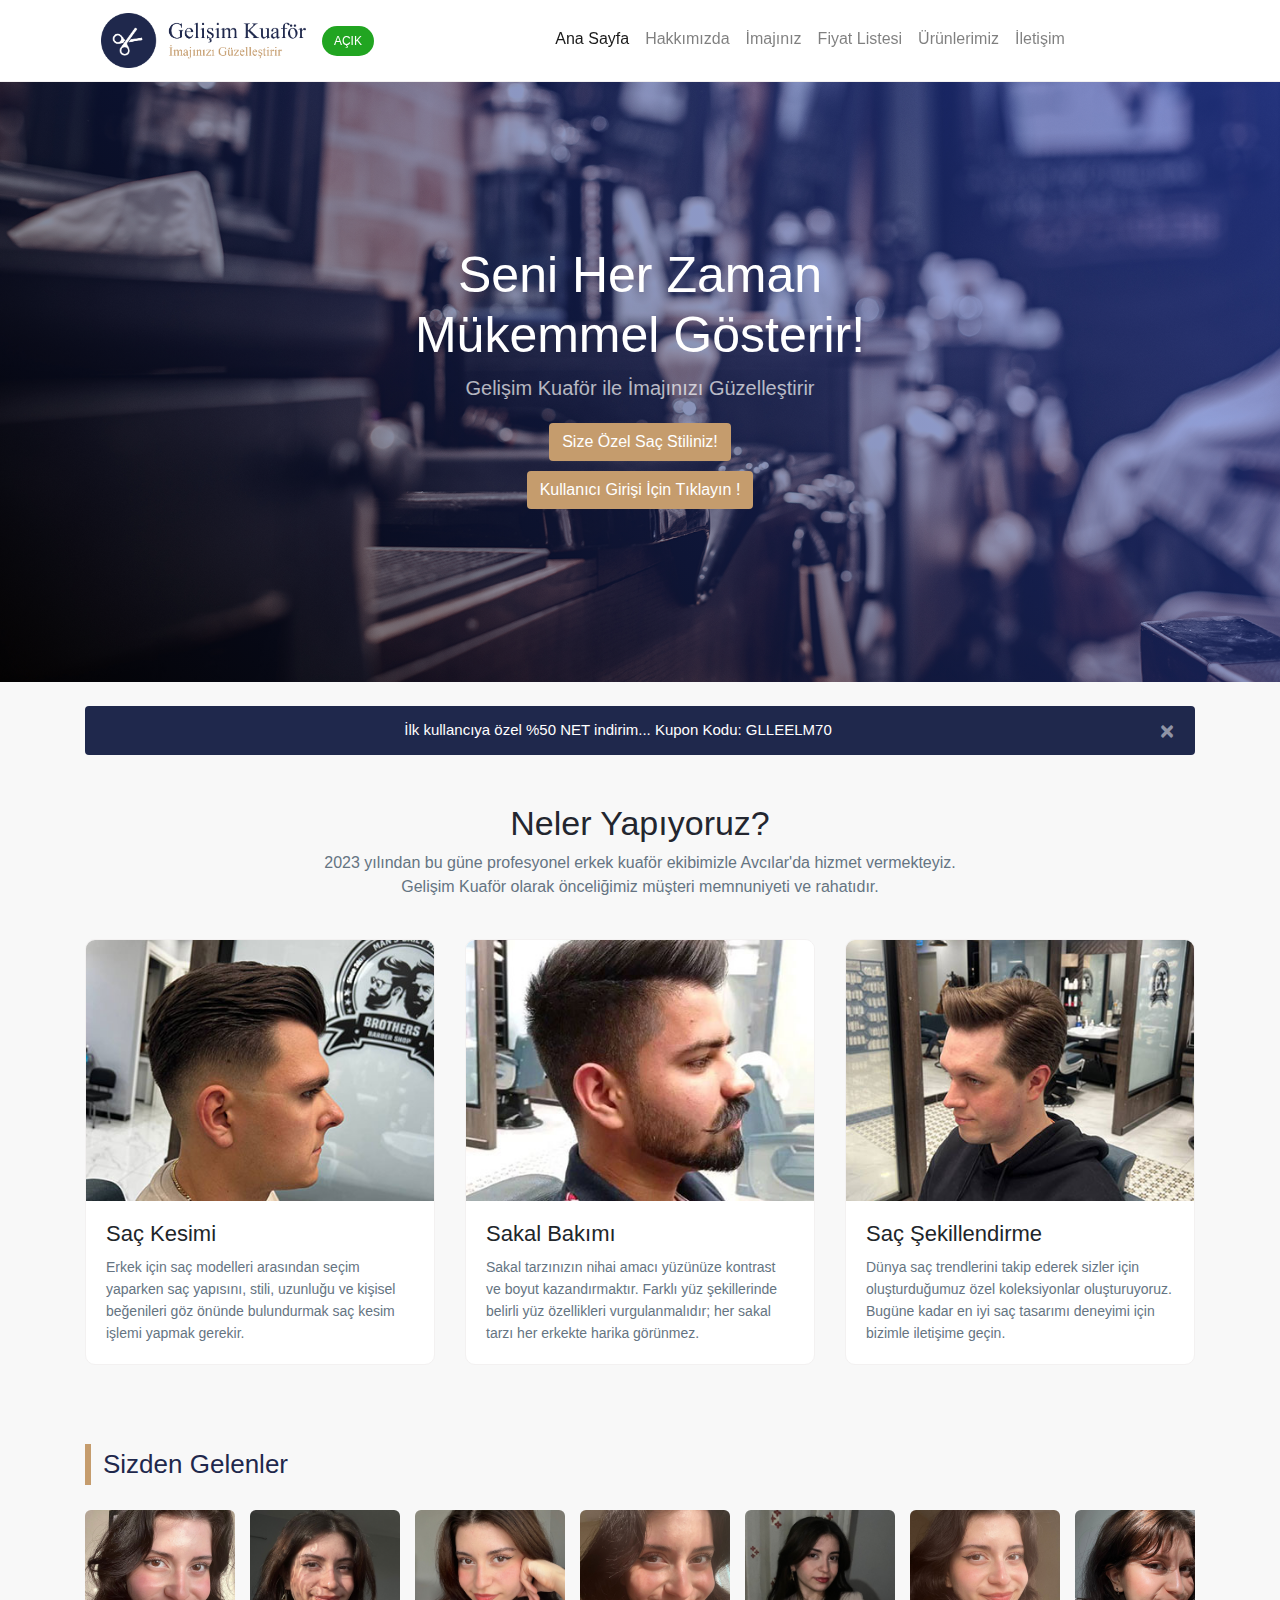
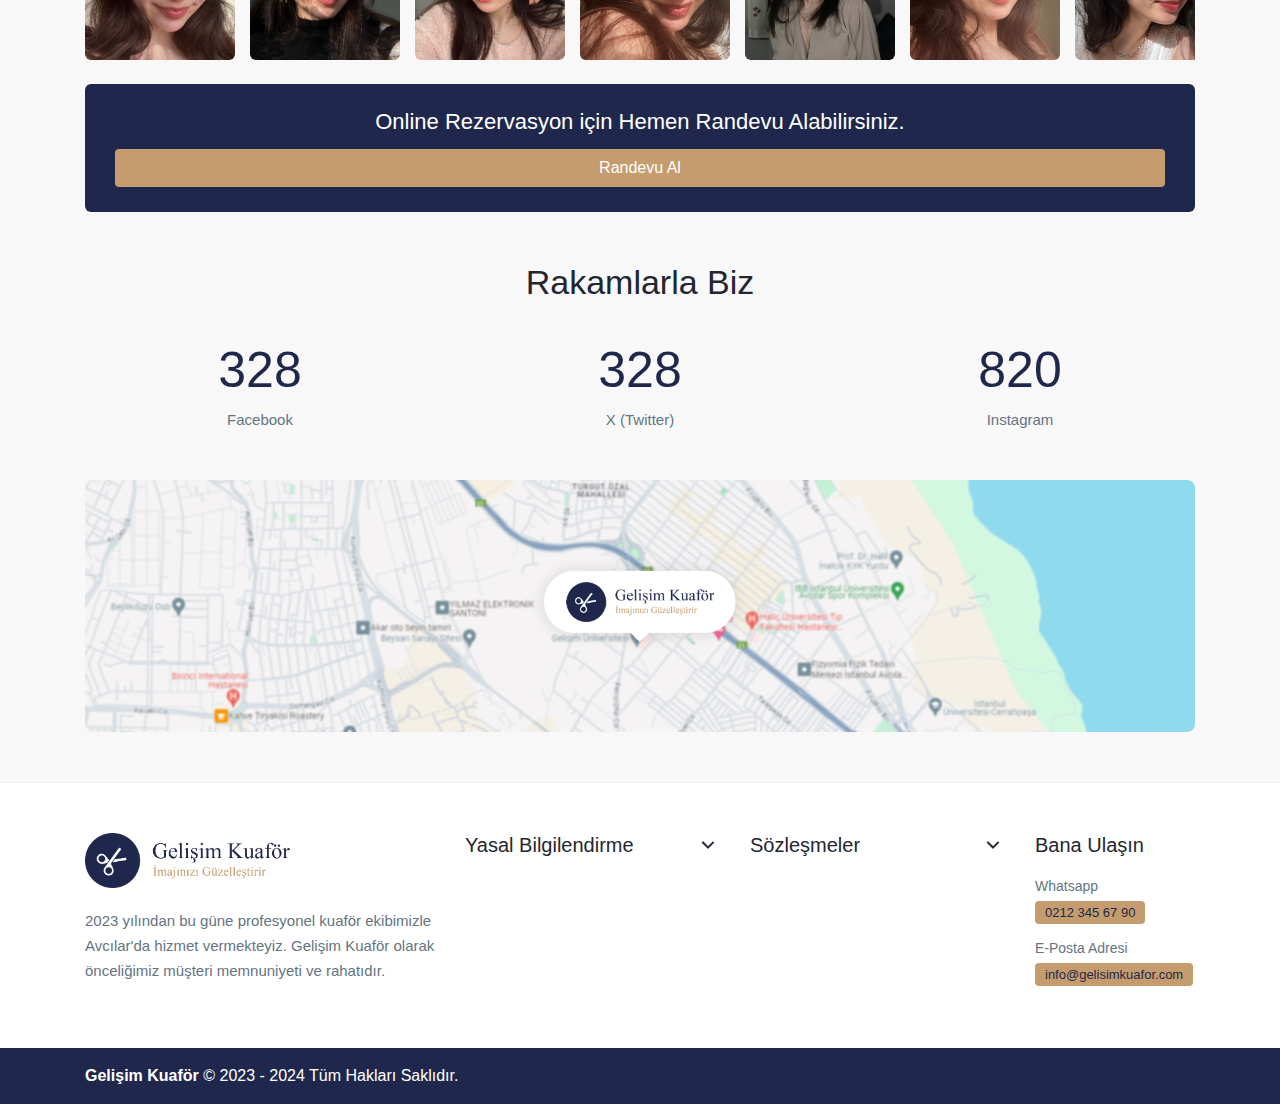
<file: index.html>
<!DOCTYPE html>
<html lang="tr">
<head>
    <meta charset="UTF-8">
    <meta name="viewport" content="width=device-width, initial-scale=1.0">
    <link rel="stylesheet" href="https://fonts.googleapis.com/css2?family=Rubik:wght@300;400;500;600;700;800;900&display=swap">
    <link rel="stylesheet" href="https://cdn.jsdelivr.net/npm/bootstrap@4.6.2/dist/css/bootstrap.min.css">
    <link rel="stylesheet" href="css/style.css">
    <link rel="web site icon" href="img/logo.png">
    <style>
        #user {
            margin:  10px;
        }
    </style>
    <title>Gelişim Kuaför - İmajınızı Güzelleştirir</title>
</head>
<body onload="isletmeDurumu()">

    <header>
        <div class="container">
            <nav class="navbar navbar-expand-lg navbar-light">
                <a class="navbar-brand" href="index.html">
                    <img class="normalLogo" style="height: 55px" src="img/logo.png" alt="Gelişim Kuaför">
                    <img class="whiteLogo" style="height: 55px" src="img/beyaz-logo.png" alt="Gelişim Kuaför">
                </a>
                <span id="durum"></span>
                <button class="navbar-toggler" type="button" data-toggle="collapse" data-target="#navbarNavAltMarkup" aria-controls="navbarNavAltMarkup" aria-expanded="false" aria-label="Toggle navigation">
                  <span class="navbar-toggler-icon"></span>
                </button>
                <div class="collapse navbar-collapse justify-content-end" id="navbarNavAltMarkup">
                  <div class="navbar-nav">
                    <a class="nav-link active" href="index.html">Ana Sayfa</a>
                    <a class="nav-link" href="hakkimizda.html">Hakkımızda</a>
                    <a class="nav-link" href="imajiniz.html">İmajınız</a>
                    <a class="nav-link" href="fiyat-listesi.php">Fiyat Listesi</a>
                    <a class="nav-link" href="urunlerimiz.html">Ürünlerimiz</a>
                    <a class="nav-link" href="iletisim.html">İletişim</a>
                    <a class="nav-link" id="toggleButton"><strong>Gece Modu</strong></a>
                  </div>
                </div>
            </nav>
        </div>
    </header>

    <div class="mainContent">

        <div class="slider">
            <img class="sliderBg home" src="img/slider-1.jpg" alt="Slider">
            <div class="sliderDetail">
                <h1>Seni Her Zaman <br> Mükemmel Gösterir!</h1>
                <div id="kayanYazi"></div>
                <a class="btn" href="imajiniz.html">Size Özel Saç Stiliniz!</a>
                <a class="btn" id="user"  onclick="goToLogin()">Kullanıcı Girişi İçin Tıklayın !</a>
            </div>
        </div>
        
        <div class="container">
            <div class="main">
                
                <div class="alert alert-dismissible fade show mb-0 mt-4" role="alert">
                    İlk kullancıya özel %50 NET indirim... <strong>Kupon Kodu: <span id="campainCode"></span></strong>
                    <button type="button" class="close" data-dismiss="alert" aria-label="Close">
                      <span aria-hidden="true">&times;</span>
                    </button>
                </div>

                <div class="servicesArae mb-5 mt-5">
                    <h3>Neler Yapıyoruz?</h3>
                    <p>2023 yılından bu güne profesyonel erkek kuaför ekibimizle Avcılar'da hizmet vermekteyiz. <br> Gelişim Kuaför olarak önceliğimiz müşteri memnuniyeti ve rahatıdır.</p>
                    <div class="row">
                        <div class="col-md-4">
                            <div class="servicesItem mb-4">
                                <img src="img/sac-kesimi.jpg" alt="Saç Kesimi">
                                <div class="servicesDetail">
                                    <h2>Saç Kesimi</h2>
                                    <p>Erkek için saç modelleri arasından seçim yaparken saç yapısını, stili, uzunluğu ve kişisel beğenileri göz önünde bulundurmak saç kesim işlemi yapmak gerekir.</p>
                                </div>
                            </div>
                        </div>
                        <div class="col-md-4">
                            <div class="servicesItem mb-4">
                                <img src="img/sakal.jpg" alt="Saç Kesimi">
                                <div class="servicesDetail">
                                    <h2>Sakal Bakımı</h2>
                                    <p>Sakal tarzınızın nihai amacı yüzünüze kontrast ve boyut kazandırmaktır. Farklı yüz şekillerinde belirli yüz özellikleri vurgulanmalıdır; her sakal tarzı her erkekte harika görünmez.</p>
                                </div>
                            </div>
                        </div>
                        <div class="col-md-4">
                            <div class="servicesItem mb-4">
                                <img src="img/sac-sekillendirme.jpg" alt="Saç Kesimi">
                                <div class="servicesDetail">
                                    <h2>Saç Şekillendirme</h2>
                                    <p>Dünya saç trendlerini takip ederek sizler için oluşturduğumuz özel koleksiyonlar oluşturuyoruz. Bugüne kadar en iyi saç tasarımı deneyimi için bizimle iletişime geçin.</p>
                                </div>
                            </div>
                        </div>
                    </div>
                </div>

                <div class="hairArea">
                    <h3 class="headingTitle">Sizden Gelenler</h3>
                    <div class="hairGallery owl-carousel">
                        <a data-toggle="modal" data-target="#photo1">
                            <img src="img/model/model-1.jpeg">
                        </a>
                        <a data-toggle="modal" data-target="#photo2">
                            <img src="img/model/model-2.jpeg">
                        </a>
                        <a data-toggle="modal" data-target="#photo3">
                            <img src="img/model/model-3.jpeg">
                        </a>
                        <a data-toggle="modal" data-target="#photo4">
                            <img src="img/model/model-4.jpeg">
                        </a>
                        <a data-toggle="modal" data-target="#photo5">
                            <img src="img/model/model-5.jpeg">
                        </a>
                        <a data-toggle="modal" data-target="#photo6">
                            <img src="img/model/model-6.jpeg">
                        </a>
                        <a data-toggle="modal" data-target="#photo7">
                            <img src="img/model/model-7.jpeg">
                        </a>
                        <a data-toggle="modal" data-target="#photo8">
                            <img src="img/model/model-8.jpeg">
                        </a>
                        <a data-toggle="modal" data-target="#photo9">
                            <img src="img/model/model-9.jpeg">
                        </a>
                        <a data-toggle="modal" data-target="#photo10">
                            <img src="img/model/model-10.jpeg">
                        </a>
                        <a data-toggle="modal" data-target="#photo11">
                            <img src="img/model/model-11.jpeg">
                        </a>
                    </div>
                </div>

                <div class="onlineBooking mb-4 mt-4">
                    <h2>Online Rezervasyon için Hemen Randevu Alabilirsiniz.</h2>
                    <a class="btn btn-block" href="rezervasyon.html">Randevu Al</a>
                </div>

                <div class="socialAccount">
                    <h3>Rakamlarla Biz</h3>
                    <div class="row">
                        <div class="col-md-4 text-center mb-5">
                            <div class="counter" data-target="400"></div>
                            <span class="counterText">Facebook</span>
                        </div>
    
                        <div class="col-md-4 text-center mb-5">
                            <div class="counter" data-target="342"></div>
                            <span class="counterText">X (Twitter)</span>
                        </div>
    
                        <div class="col-md-4 text-center">
                            <div class="counter" data-target="1400"></div>
                            <span class="counterText">Instagram</span>
                        </div>
                    </div>
                </div>
            </div>
        </div>
    </div>

    <div class="photoPopup">
        <div class="modal fade" id="photo1" tabindex="-1" aria-labelledby="staticBackdropLabel" aria-hidden="true">
            <div class="modal-dialog modal-dialog-centered">
                <div class="modal-content">
                    <div class="modal-body p-0 p-0">
                        <img src="img/model/model-1.jpeg">
                    </div>
                </div>
            </div>
        </div>

        <div class="modal fade" id="photo2" tabindex="-1" aria-labelledby="staticBackdropLabel" aria-hidden="true">
            <div class="modal-dialog modal-dialog-centered">
                <div class="modal-content">
                    <div class="modal-body p-0">
                        <img src="img/model/model-2.jpeg">
                    </div>
                </div>
            </div>
        </div>

        <div class="modal fade" id="photo3" tabindex="-1" aria-labelledby="staticBackdropLabel" aria-hidden="true">
            <div class="modal-dialog modal-dialog-centered">
                <div class="modal-content">
                    <div class="modal-body p-0">
                        <img src="img/model/model-3.jpeg">
                    </div>
                </div>
            </div>
        </div>

        <div class="modal fade" id="photo4" tabindex="-1" aria-labelledby="staticBackdropLabel" aria-hidden="true">
            <div class="modal-dialog modal-dialog-centered">
                <div class="modal-content">
                    <div class="modal-body p-0">
                        <img src="img/model/model-4.jpeg">
                    </div>
                </div>
            </div>
        </div>

        <div class="modal fade" id="photo5" tabindex="-1" aria-labelledby="staticBackdropLabel" aria-hidden="true">
            <div class="modal-dialog modal-dialog-centered">
                <div class="modal-content">
                    <div class="modal-body p-0">
                        <img src="img/model/model-5.jpeg">
                    </div>
                </div>
            </div>
        </div>

        <div class="modal fade" id="photo6" tabindex="-1" aria-labelledby="staticBackdropLabel" aria-hidden="true">
            <div class="modal-dialog modal-dialog-centered">
                <div class="modal-content">
                    <div class="modal-body p-0">
                        <img src="img/model/model-6.jpeg">
                    </div>
                </div>
            </div>
        </div>

        <div class="modal fade" id="photo7" tabindex="-1" aria-labelledby="staticBackdropLabel" aria-hidden="true">
            <div class="modal-dialog modal-dialog-centered">
                <div class="modal-content">
                    <div class="modal-body p-0">
                        <img src="img/model/model-7.jpeg">
                    </div>
                </div>
            </div>
        </div>

        <div class="modal fade" id="photo8" tabindex="-1" aria-labelledby="staticBackdropLabel" aria-hidden="true">
            <div class="modal-dialog modal-dialog-centered">
                <div class="modal-content">
                    <div class="modal-body p-0">
                        <img src="img/model/model-8.jpeg">
                    </div>
                </div>
            </div>
        </div>

        <div class="modal fade" id="photo9" tabindex="-1" aria-labelledby="staticBackdropLabel" aria-hidden="true">
            <div class="modal-dialog modal-dialog-centered">
                <div class="modal-content">
                    <div class="modal-body p-0">
                        <img src="img/model/model-9.jpeg">
                    </div>
                </div>
            </div>
        </div>

        <div class="modal fade" id="photo10" tabindex="-1" aria-labelledby="staticBackdropLabel" aria-hidden="true">
            <div class="modal-dialog modal-dialog-centered">
                <div class="modal-content">
                    <div class="modal-body p-0">
                        <img src="img/model/model-10.jpeg">
                    </div>
                </div>
            </div>
        </div>

        <div class="modal fade" id="photo11" tabindex="-1" aria-labelledby="staticBackdropLabel" aria-hidden="true">
            <div class="modal-dialog modal-dialog-centered">
                <div class="modal-content">
                    <div class="modal-body p-0">
                        <img src="img/model/model-11.jpeg">
                    </div>
                </div>
            </div>
        </div>
    </div>

    <footer>
        <div class="googleMap">
            <div class="container">
                <div class="row">
                    <div class="col-md-12">
                        <img src="img/map-small.png">
                    </div>
                </div>
            </div>
        </div>
        
        <div class="footerContent">
            <div class="container">
                <div class="footerMenu">
                    <div class="row">
                        <div class="col-lg-4 col-md-6 col-sm-12">
                            <div class="menuItem">
                                <div class="mainLogo">
                                    <a href="index.html">
                                        <img class="normalLogo" style="height: 55px" src="img/logo.png" alt="Gelişim Kuaför">
                                        <img class="whiteLogo" style="height: 55px" src="img/beyaz-logo.png" alt="Gelişim Kuaför">
                                    </a>
                                </div>
                                <div class="siteDesc">
                                    <p>2023 yılından bu güne profesyonel kuaför ekibimizle Avcılar'da hizmet vermekteyiz. Gelişim Kuaför olarak önceliğimiz müşteri memnuniyeti ve rahatıdır.</p>
                                </div>
                            </div>
                        </div>
                        <div class="col-lg-3 col-md-6 col-sm-12 mb-4">
                            <div class="menuItem">
                                <h4 class="dropdown">Yasal Bilgilendirme <img src="img/arrow.png"></h4>
                                <ul class="noList subMenu">
                                    <li><a href="gizlilik-politikasi.html">Gizlilik Politikası</a></li>
                                    <li><a href="cerez-politikasi.html">Çerez Politikası</a></li>
                                    <li><a href="kullanim-kosullari.html">Kullanım Koşulları</a></li>
                                </ul>
                            </div>
                        </div>
                        <div class="col-lg-3 col-md-6 col-sm-12 mb-4">
                            <div class="menuItem">
                                <h4 class="dropdown">Sözleşmeler <img src="img/arrow.png"></h4>
                                <ul class="noList subMenu">
                                    <li><a href="iptal-ve-iade-kosullari.html">İptal ve İade Koşulları</a></li>
                                </ul>
                            </div>
                        </div>
                        <div class="col-lg-2 col-md-6 col-sm-12">
                            <div class="menuItem">
                                <h4>Bana Ulaşın</h4>
                                <ul class="noList">
                                    <li><a target="_blank" href="https://wa.me/902123456790">Whatsapp <span class="badge">0212 345 67 90</span></a></li>
                                    <li><a target="_blank" href="mailto:info@gelisimkuafor.com">E-Posta Adresi <span class="badge">info@gelisimkuafor.com</span></a></li>
                                </ul>
                            </div>
                        </div>
                    </div>
                </div>
            </div>
        </div>
        <div class="footerBottom">
            <div class="container">
                <div class="row align-items-center pt-3 pb-3">
                    <div class="col-lg-6 col-md-12 col-sm-12">
                        <span><strong>Gelişim Kuaför</strong> © 2023 - 2024 Tüm Hakları Saklıdır.</span>
                    </div>
                    <div class="col-lg-6 col-md-12 col-sm-12">
                        <div class="footerSocial">
                            <ul class="noList d-flex align-items-center justify-content-end">
                                <li><a target="_blank" href="https://www.facebook.com/gelisimedu"><i class="ri-facebook-circle-line"></i></a></li>
                                <li><a target="_blank" href="https://www.instagram.com/igugelisim/"><i class="ri ri-instagram-line"></i></a></li>
                            </ul>
                        </div>
                    </div>
                </div>
            </div>
        </div>
    </footer>

    <button id="scrollToTopBtn" onclick="scrollToTop()"><img src="img/up-icon.png"></button>

    <script src="https://cdn.jsdelivr.net/npm/jquery@3.5.1/dist/jquery.slim.min.js"></script>
    <script src="https://cdn.jsdelivr.net/npm/popper.js@1.16.1/dist/umd/popper.min.js"></script>
    <script src="https://cdn.jsdelivr.net/npm/bootstrap@4.6.2/dist/js/bootstrap.min.js"></script>
    <script src="js/main.js"></script>

</body>
</html>
</file>
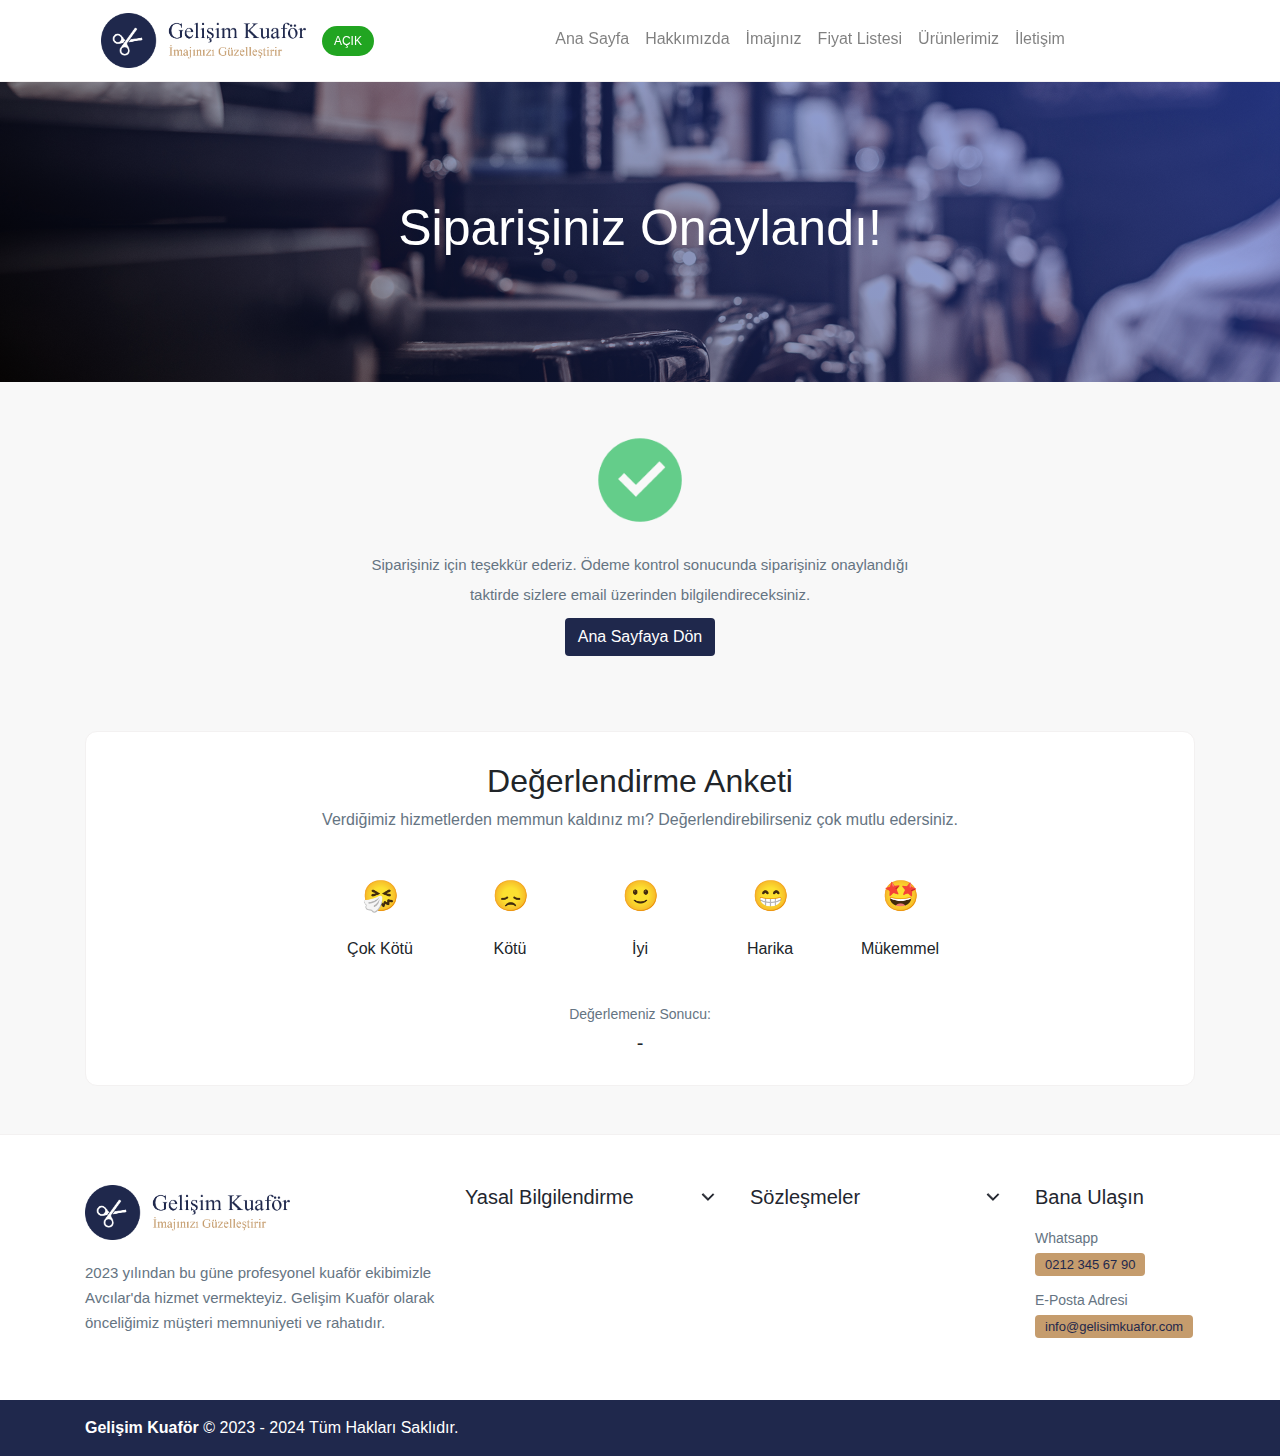
<file: basariyla-tamamlandi.html>
<!DOCTYPE html>
<html lang="tr">
<head>
    <meta charset="UTF-8">
    <meta name="viewport" content="width=device-width, initial-scale=1.0">
    <link rel="stylesheet" href="https://cdn.jsdelivr.net/npm/bootstrap@4.6.2/dist/css/bootstrap.min.css">
    <link rel="stylesheet" href="css/style.css">
    <title>Gelişim Kuaför - İmajınızı Güzelleştirir</title>
</head>
<body onload="isletmeDurumu()">

    <style>
        .slider img.sliderBg {
            max-height: 300px;
        }
    </style>

    <header>
        <div class="container">
            <nav class="navbar navbar-expand-lg navbar-light">
                <a class="navbar-brand" href="index.html">
                    <img class="normalLogo" style="height: 55px" src="img/logo.png" alt="Gelişim Kuaför">
                    <img class="whiteLogo" style="height: 55px" src="img/beyaz-logo.png" alt="Gelişim Kuaför">
                </a>
                <span id="durum"></span>
                <button class="navbar-toggler" type="button" data-toggle="collapse" data-target="#navbarNavAltMarkup" aria-controls="navbarNavAltMarkup" aria-expanded="false" aria-label="Toggle navigation">
                <span class="navbar-toggler-icon"></span>
                </button>
                <div class="collapse navbar-collapse justify-content-end" id="navbarNavAltMarkup">
                <div class="navbar-nav">
                    <a class="nav-link" href="index.html">Ana Sayfa</a>
                    <a class="nav-link" href="hakkimizda.html">Hakkımızda</a>
                    <a class="nav-link" href="imajiniz.html">İmajınız</a>
                    <a class="nav-link" href="fiyat-listesi.php">Fiyat Listesi</a>
                    <a class="nav-link" href="urunlerimiz.html">Ürünlerimiz</a>
                    <a class="nav-link" href="iletisim.html">İletişim</a>
                    <a class="nav-link" id="toggleButton"><strong>Gece Modu</strong></a>
                </div>
                </div>
            </nav>
        </div>
    </header>

    <div class="mainContent">
        <div class="slider">
            <img class="sliderBg" src="img/slider-1.jpg" alt="Slider">
            <div class="sliderDetail">
                <h1>Siparişiniz Onaylandı!</h1>
            </div>
        </div>
        <div class="mt-5 mb-5">
            <div class="container">
                <div class="thankYou">
                    <img src="img/check-large.png">
                    <h3>Siparişiniz için teşekkür ederiz. Ödeme kontrol sonucunda siparişiniz onaylandığı <br> taktirde sizlere email üzerinden bilgilendireceksiniz.</h3>
                    <a href="index.html" class="btn">Ana Sayfaya Dön</a>
                    <div class="reviewContent">
                        <h2>Değerlendirme Anketi</h2>
                        <p>Verdiğimiz hizmetlerden memmun kaldınız mı? Değerlendirebilirseniz çok mutlu edersiniz.</p>
                        <form action="">
                            <div class="emojList">
                                <div class="emojItem" data-rating="Çok Kötü">
                                    <span>🤧</span>
                                    <strong>Çok Kötü</strong>
                                </div>
                                <div class="emojItem" data-rating="Kötü">
                                    <span>😞</span>
                                    <strong>Kötü</strong>
                                </div>
                                <div class="emojItem" data-rating="İyi">
                                    <span>🙂</span>
                                    <strong>İyi</strong>
                                </div>
                                <div class="emojItem" data-rating="Harika">
                                    <span>😁</span>
                                    <strong>Harika</strong>
                                </div>
                                <div class="emojItem" data-rating="Mükemmel">
                                    <span>🤩</span>
                                    <strong>Mükemmel</strong>
                                </div>
                            </div>
                        </form>
                        <div class="review">
                            <span>Değerlemeniz Sonucu:</span>
                            <h4 id="result">-</h4>
                        </div>
                    </div>
                </div>
            </div>
        </div>
    </div>

    <footer>        
        <div class="footerContent">
            <div class="container">
                <div class="footerMenu">
                    <div class="row">
                        <div class="col-lg-4 col-md-6 col-sm-12">
                            <div class="menuItem">
                                <div class="mainLogo">
                                    <a href="index.html">
                                        <img class="normalLogo" style="height: 55px" src="img/logo.png" alt="Gelişim Kuaför">
                                        <img class="whiteLogo" style="height: 55px" src="img/beyaz-logo.png" alt="Gelişim Kuaför">
                                    </a>
                                </div>
                                <div class="siteDesc">
                                    <p>2023 yılından bu güne profesyonel kuaför ekibimizle Avcılar'da hizmet vermekteyiz. Gelişim Kuaför olarak önceliğimiz müşteri memnuniyeti ve rahatıdır.</p>
                                </div>
                            </div>
                        </div>
                        <div class="col-lg-3 col-md-6 col-sm-12 mb-4">
                            <div class="menuItem">
                                <h4 class="dropdown">Yasal Bilgilendirme <img src="img/arrow.png"></h4>
                                <ul class="noList subMenu">
                                    <li><a href="gizlilik-politikasi.html">Gizlilik Politikası</a></li>
                                    <li><a href="cerez-politikasi.html">Çerez Politikası</a></li>
                                    <li><a href="kullanim-kosullari.html">Kullanım Koşulları</a></li>
                                </ul>
                            </div>
                        </div>
                        <div class="col-lg-3 col-md-6 col-sm-12 mb-4">
                            <div class="menuItem">
                                <h4 class="dropdown">Sözleşmeler <img src="img/arrow.png"></h4>
                                <ul class="noList subMenu">
                                    <li><a href="iptal-ve-iade-kosullari.html">İptal ve İade Koşulları</a></li>
                                </ul>
                            </div>
                        </div>
                        <div class="col-lg-2 col-md-6 col-sm-12">
                            <div class="menuItem">
                                <h4>Bana Ulaşın</h4>
                                <ul class="noList">
                                    <li><a target="_blank" href="https://wa.me/902123456790">Whatsapp <span class="badge">0212 345 67 90</span></a></li>
                                    <li><a target="_blank" href="mailto:info@gelisimkuafor.com">E-Posta Adresi <span class="badge">info@gelisimkuafor.com</span></a></li>
                                </ul>
                            </div>
                        </div>
                    </div>
                </div>
            </div>
        </div>
        <div class="footerBottom">
            <div class="container">
                <div class="row align-items-center pt-3 pb-3">
                    <div class="col-lg-6 col-md-12 col-sm-12">
                        <span><strong>Gelişim Kuaför</strong> © 2023 - 2024 Tüm Hakları Saklıdır.</span>
                    </div>
                    <div class="col-lg-6 col-md-12 col-sm-12">
                        <div class="footerSocial">
                            <ul class="noList d-flex align-items-center justify-content-end">
                                <li><a target="_blank" href="https://www.facebook.com/gelisimedu"><i class="ri-facebook-circle-line"></i></a></li>
                                <li><a target="_blank" href="https://www.instagram.com/igugelisim/"><i class="ri ri-instagram-line"></i></a></li>
                            </ul>
                        </div>
                    </div>
                </div>
            </div>
        </div>
    </footer>

    <button id="scrollToTopBtn" onclick="scrollToTop()"><img src="img/up-icon.png"></button>

    <script src="https://cdn.jsdelivr.net/npm/jquery@3.5.1/dist/jquery.slim.min.js"></script>
    <script src="https://cdn.jsdelivr.net/npm/popper.js@1.16.1/dist/umd/popper.min.js"></script>
    <script src="https://cdn.jsdelivr.net/npm/bootstrap@4.6.2/dist/js/bootstrap.min.js"></script>
    <script src="js/main.js"></script>
    
</body>
</html>
</file>
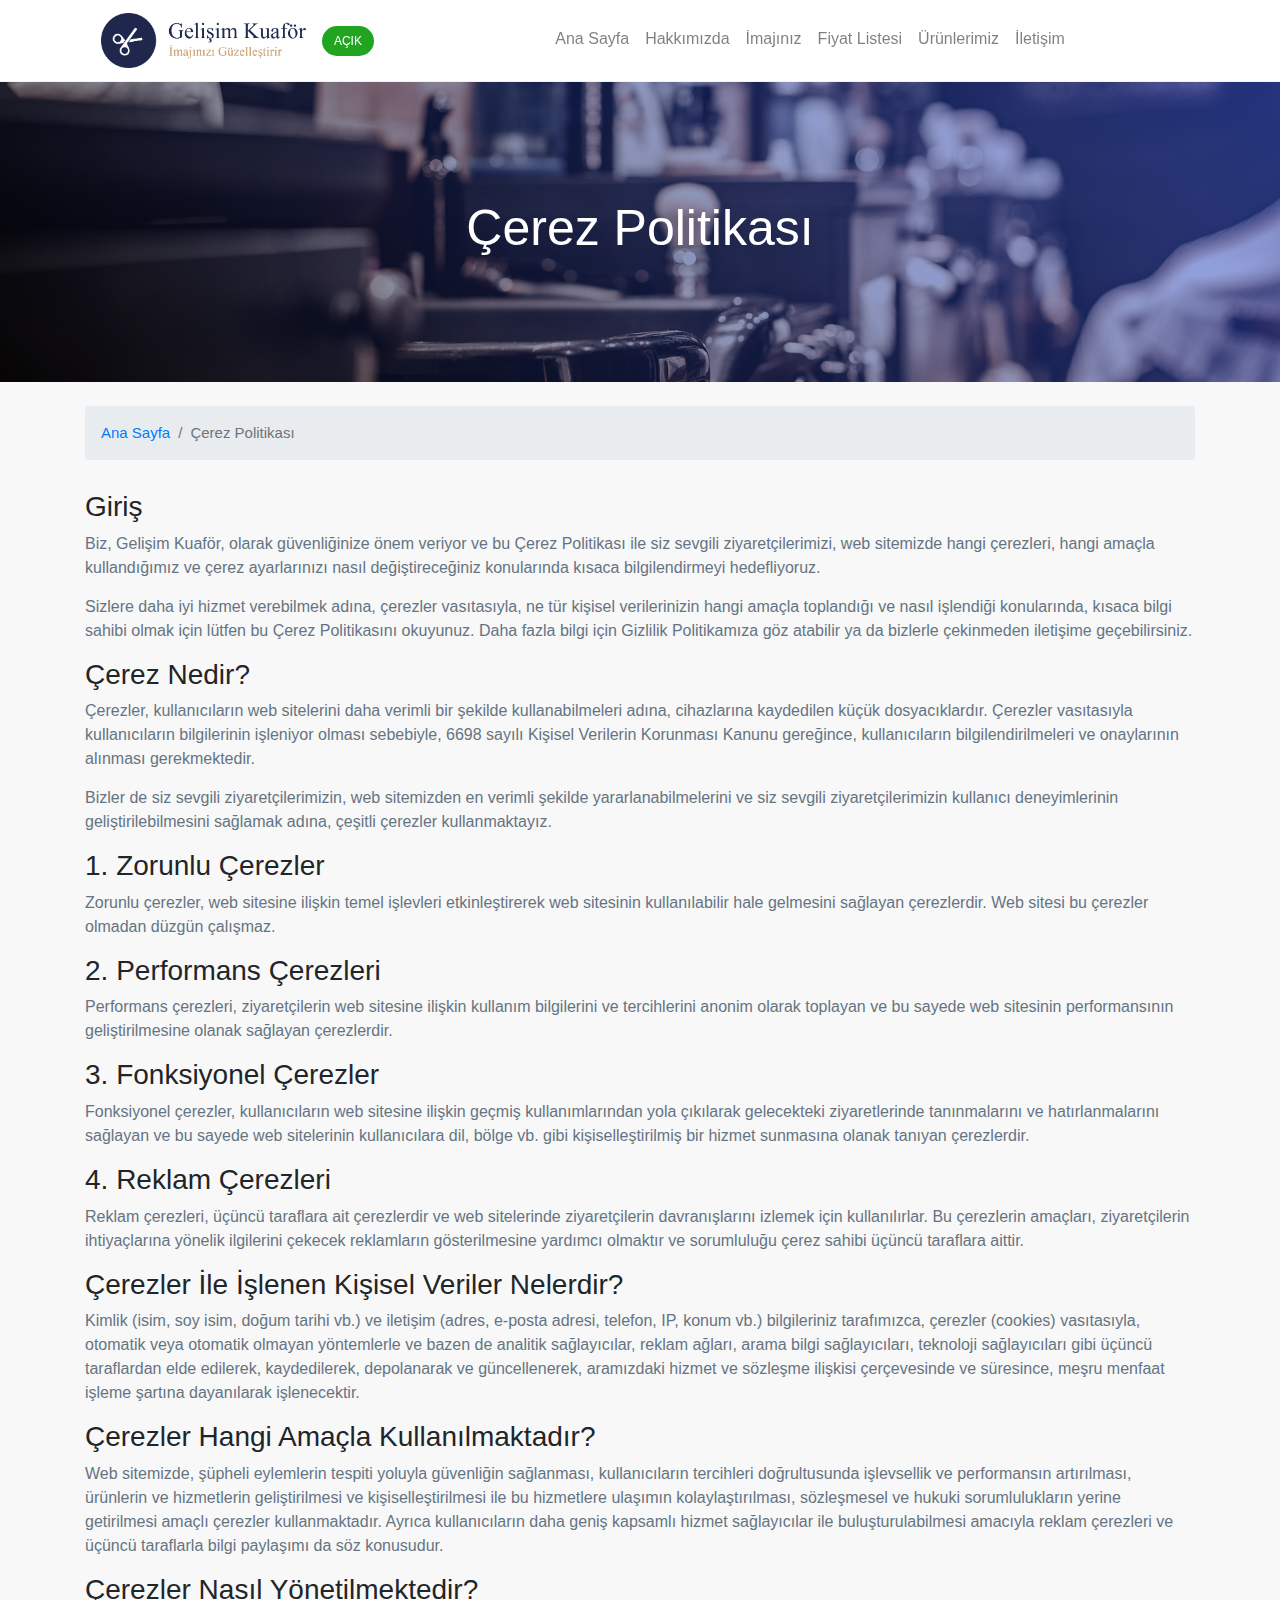
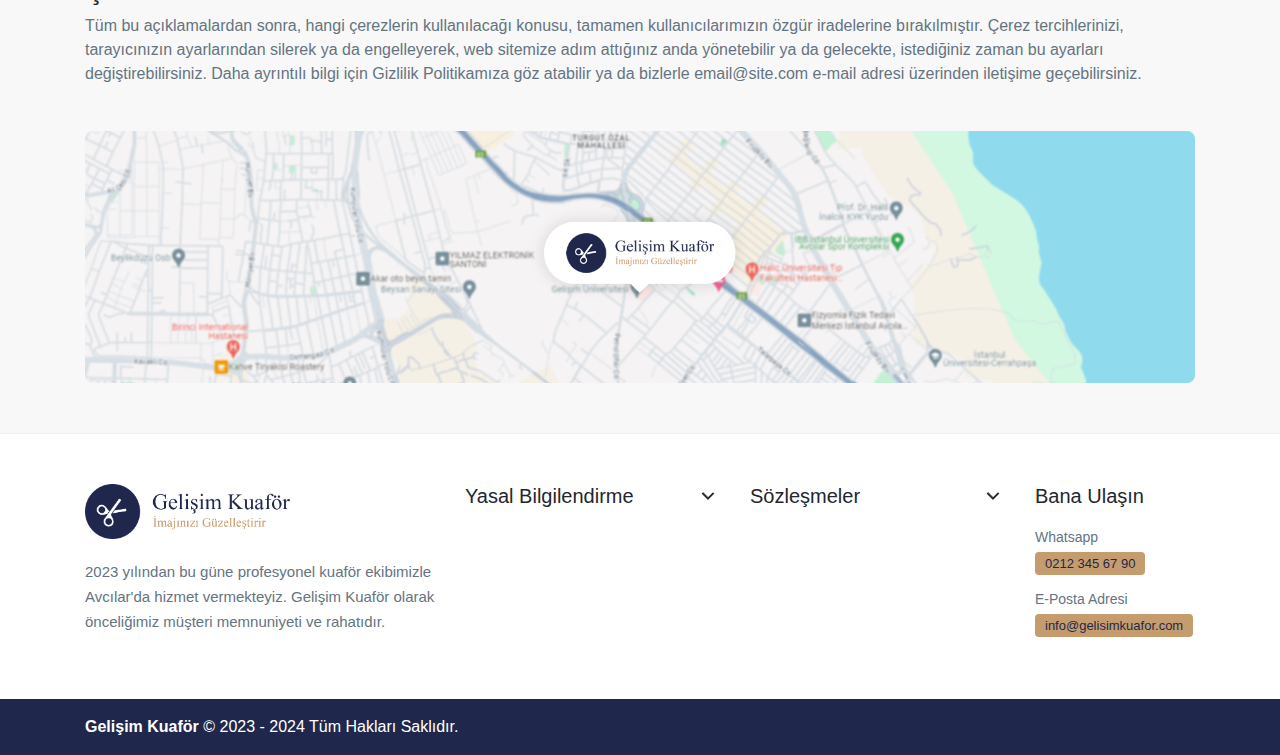
<file: cerez-politikasi.html>
<!DOCTYPE html>
<html lang="tr">
<head>
    <meta charset="UTF-8">
    <meta name="viewport" content="width=device-width, initial-scale=1.0">
    <link rel="stylesheet" href="https://cdn.jsdelivr.net/npm/bootstrap@4.6.2/dist/css/bootstrap.min.css">
    <link rel="stylesheet" href="css/style.css">
    <title>Gelişim Kuaför - İmajınızı Güzelleştirir</title>
</head>
<body onload="isletmeDurumu()">

    <style>
        .slider img.sliderBg {
            max-height: 300px;
        }
    </style>

    <header>
        <div class="container">
            <nav class="navbar navbar-expand-lg navbar-light">
                <a class="navbar-brand" href="index.html">
                    <img class="normalLogo" style="height: 55px" src="img/logo.png" alt="Gelişim Kuaför">
                    <img class="whiteLogo" style="height: 55px" src="img/beyaz-logo.png" alt="Gelişim Kuaför">
                </a>
                <span id="durum"></span>
                <button class="navbar-toggler" type="button" data-toggle="collapse" data-target="#navbarNavAltMarkup" aria-controls="navbarNavAltMarkup" aria-expanded="false" aria-label="Toggle navigation">
                <span class="navbar-toggler-icon"></span>
                </button>
                <div class="collapse navbar-collapse justify-content-end" id="navbarNavAltMarkup">
                <div class="navbar-nav">
                    <a class="nav-link" href="index.html">Ana Sayfa</a>
                    <a class="nav-link" href="hakkimizda.html">Hakkımızda</a>
                    <a class="nav-link" href="imajiniz.html">İmajınız</a>
                    <a class="nav-link" href="fiyat-listesi.php">Fiyat Listesi</a>
                    <a class="nav-link" href="urunlerimiz.html">Ürünlerimiz</a>
                    <a class="nav-link" href="iletisim.html">İletişim</a>
                    <a class="nav-link" id="toggleButton"><strong>Gece Modu</strong></a>
                </div>
                </div>
            </nav>
        </div>
    </header>

    <div class="mainContent">
        <div class="slider">
            <img class="sliderBg" src="img/slider-1.jpg" alt="Slider">
            <div class="sliderDetail">
                <h1>Çerez Politikası</h1>
            </div>
        </div>
        <div class="container">
            <nav aria-label="breadcrumb">
                <ol class="breadcrumb mb-0 mt-4">
                  <li class="breadcrumb-item"><a href="index.html">Ana Sayfa</a></li>
                  <li class="breadcrumb-item active" aria-current="page">Çerez Politikası</li>
                </ol>
            </nav>
            <div class="singleContent">
                <h3>Giriş</h3>
                <p>Biz, Gelişim Kuaför, olarak güvenliğinize önem veriyor ve bu Çerez Politikası ile siz sevgili ziyaretçilerimizi, web sitemizde hangi çerezleri, hangi amaçla kullandığımız ve çerez ayarlarınızı nasıl değiştireceğiniz konularında kısaca bilgilendirmeyi hedefliyoruz.</p>
                <p>Sizlere daha iyi hizmet verebilmek adına, çerezler vasıtasıyla, ne tür kişisel verilerinizin hangi amaçla toplandığı ve nasıl işlendiği konularında, kısaca bilgi sahibi olmak için lütfen bu Çerez Politikasını okuyunuz. Daha fazla bilgi için Gizlilik Politikamıza göz atabilir ya da bizlerle çekinmeden iletişime geçebilirsiniz.</p>
                <h3>Çerez Nedir?</h3>
                <p>Çerezler, kullanıcıların web sitelerini daha verimli bir şekilde kullanabilmeleri adına, cihazlarına kaydedilen küçük dosyacıklardır. Çerezler vasıtasıyla kullanıcıların bilgilerinin işleniyor olması sebebiyle, 6698 sayılı Kişisel Verilerin Korunması Kanunu gereğince, kullanıcıların bilgilendirilmeleri ve onaylarının alınması gerekmektedir.</p>
                <p>Bizler de siz sevgili ziyaretçilerimizin, web sitemizden en verimli şekilde yararlanabilmelerini ve siz sevgili ziyaretçilerimizin kullanıcı deneyimlerinin geliştirilebilmesini sağlamak adına, çeşitli çerezler kullanmaktayız.</p>
                <h3>1. Zorunlu Çerezler</h3>
                <p>Zorunlu çerezler, web sitesine ilişkin temel işlevleri etkinleştirerek web sitesinin kullanılabilir hale gelmesini sağlayan çerezlerdir. Web sitesi bu çerezler olmadan düzgün çalışmaz.</p>
                <h3>2. Performans Çerezleri</h3>
                <p>Performans çerezleri, ziyaretçilerin web sitesine ilişkin kullanım bilgilerini ve tercihlerini anonim olarak toplayan ve bu sayede web sitesinin performansının geliştirilmesine olanak sağlayan çerezlerdir.</p>
                <h3>3. Fonksiyonel Çerezler</h3>
                <p>Fonksiyonel çerezler, kullanıcıların web sitesine ilişkin geçmiş kullanımlarından yola çıkılarak gelecekteki ziyaretlerinde tanınmalarını ve hatırlanmalarını sağlayan ve bu sayede web sitelerinin kullanıcılara dil, bölge vb. gibi kişiselleştirilmiş bir hizmet sunmasına olanak tanıyan çerezlerdir.</p>
                <h3>4. Reklam Çerezleri</h3>
                <p>Reklam çerezleri, üçüncü taraflara ait çerezlerdir ve web sitelerinde ziyaretçilerin davranışlarını izlemek için kullanılırlar. Bu çerezlerin amaçları, ziyaretçilerin ihtiyaçlarına yönelik ilgilerini çekecek reklamların gösterilmesine yardımcı olmaktır ve sorumluluğu çerez sahibi üçüncü taraflara aittir.</p>
                <h3>Çerezler İle İşlenen Kişisel Veriler Nelerdir?</h3>
                <p>Kimlik (isim, soy isim, doğum tarihi vb.) ve iletişim (adres, e-posta adresi, telefon, IP, konum vb.) bilgileriniz tarafımızca, çerezler (cookies) vasıtasıyla, otomatik veya otomatik olmayan yöntemlerle ve bazen de analitik sağlayıcılar, reklam ağları, arama bilgi sağlayıcıları, teknoloji sağlayıcıları gibi üçüncü taraflardan elde edilerek, kaydedilerek, depolanarak ve güncellenerek, aramızdaki hizmet ve sözleşme ilişkisi çerçevesinde ve süresince, meşru menfaat işleme şartına dayanılarak işlenecektir.</p>
                <h3>Çerezler Hangi Amaçla Kullanılmaktadır?</h3>
                <p>Web sitemizde, şüpheli eylemlerin tespiti yoluyla güvenliğin sağlanması, kullanıcıların tercihleri doğrultusunda işlevsellik ve performansın artırılması, ürünlerin ve hizmetlerin geliştirilmesi ve kişiselleştirilmesi ile bu hizmetlere ulaşımın kolaylaştırılması, sözleşmesel ve hukuki sorumlulukların yerine getirilmesi amaçlı çerezler kullanmaktadır. Ayrıca kullanıcıların daha geniş kapsamlı hizmet sağlayıcılar ile buluşturulabilmesi amacıyla reklam çerezleri ve üçüncü taraflarla bilgi paylaşımı da söz konusudur.</p>
                <h3>Çerezler Nasıl Yönetilmektedir?</h3>
                <p>Tüm bu açıklamalardan sonra, hangi çerezlerin kullanılacağı konusu, tamamen kullanıcılarımızın özgür iradelerine bırakılmıştır. Çerez tercihlerinizi, tarayıcınızın ayarlarından silerek ya da engelleyerek, web sitemize adım attığınız anda yönetebilir ya da gelecekte, istediğiniz zaman bu ayarları değiştirebilirsiniz. Daha ayrıntılı bilgi için Gizlilik Politikamıza göz atabilir ya da bizlerle email@site.com e-mail adresi üzerinden iletişime geçebilirsiniz.</p>
            </div>
        </div>
    </div>

    <footer>
        <div class="googleMap">
            <div class="container">
                <div class="row">
                    <div class="col-md-12">
                        <img src="img/map-small.png">
                    </div>
                </div>
            </div>
        </div>
        
        <div class="footerContent">
            <div class="container">
                <div class="footerMenu">
                    <div class="row">
                        <div class="col-lg-4 col-md-6 col-sm-12">
                            <div class="menuItem">
                                <div class="mainLogo">
                                    <a href="index.html">
                                        <img class="normalLogo" style="height: 55px" src="img/logo.png" alt="Gelişim Kuaför">
                                        <img class="whiteLogo" style="height: 55px" src="img/beyaz-logo.png" alt="Gelişim Kuaför">
                                    </a>
                                </div>
                                <div class="siteDesc">
                                    <p>2023 yılından bu güne profesyonel kuaför ekibimizle Avcılar'da hizmet vermekteyiz. Gelişim Kuaför olarak önceliğimiz müşteri memnuniyeti ve rahatıdır.</p>
                                </div>
                            </div>
                        </div>
                        <div class="col-lg-3 col-md-6 col-sm-12 mb-4">
                            <div class="menuItem">
                                <h4 class="dropdown">Yasal Bilgilendirme <img src="img/arrow.png"></h4>
                                <ul class="noList subMenu">
                                    <li><a href="gizlilik-politikasi.html">Gizlilik Politikası</a></li>
                                    <li><a href="cerez-politikasi.html">Çerez Politikası</a></li>
                                    <li><a href="kullanim-kosullari.html">Kullanım Koşulları</a></li>
                                </ul>
                            </div>
                        </div>
                        <div class="col-lg-3 col-md-6 col-sm-12 mb-4">
                            <div class="menuItem">
                                <h4 class="dropdown">Sözleşmeler <img src="img/arrow.png"></h4>
                                <ul class="noList subMenu">
                                    <li><a href="iptal-ve-iade-kosullari.html">İptal ve İade Koşulları</a></li>
                                </ul>
                            </div>
                        </div>
                        <div class="col-lg-2 col-md-6 col-sm-12">
                            <div class="menuItem">
                                <h4>Bana Ulaşın</h4>
                                <ul class="noList">
                                    <li><a target="_blank" href="https://wa.me/902123456790">Whatsapp <span class="badge">0212 345 67 90</span></a></li>
                                    <li><a target="_blank" href="mailto:info@gelisimkuafor.com">E-Posta Adresi <span class="badge">info@gelisimkuafor.com</span></a></li>
                                </ul>
                            </div>
                        </div>
                    </div>
                </div>
            </div>
        </div>
        <div class="footerBottom">
            <div class="container">
                <div class="row align-items-center pt-3 pb-3">
                    <div class="col-lg-6 col-md-12 col-sm-12">
                        <span><strong>Gelişim Kuaför</strong> © 2023 - 2024 Tüm Hakları Saklıdır.</span>
                    </div>
                    <div class="col-lg-6 col-md-12 col-sm-12">
                        <div class="footerSocial">
                            <ul class="noList d-flex align-items-center justify-content-end">
                                <li><a target="_blank" href="https://www.facebook.com/gelisimedu"><i class="ri-facebook-circle-line"></i></a></li>
                                <li><a target="_blank" href="https://www.instagram.com/igugelisim/"><i class="ri ri-instagram-line"></i></a></li>
                            </ul>
                        </div>
                    </div>
                </div>
            </div>
        </div>
    </footer>

    <button id="scrollToTopBtn" onclick="scrollToTop()"><img src="img/up-icon.png"></button>

    <script src="https://cdn.jsdelivr.net/npm/jquery@3.5.1/dist/jquery.slim.min.js"></script>
    <script src="https://cdn.jsdelivr.net/npm/popper.js@1.16.1/dist/umd/popper.min.js"></script>
    <script src="https://cdn.jsdelivr.net/npm/bootstrap@4.6.2/dist/js/bootstrap.min.js"></script>
    <script src="js/main.js"></script>
    
</body>
</html>
</file>
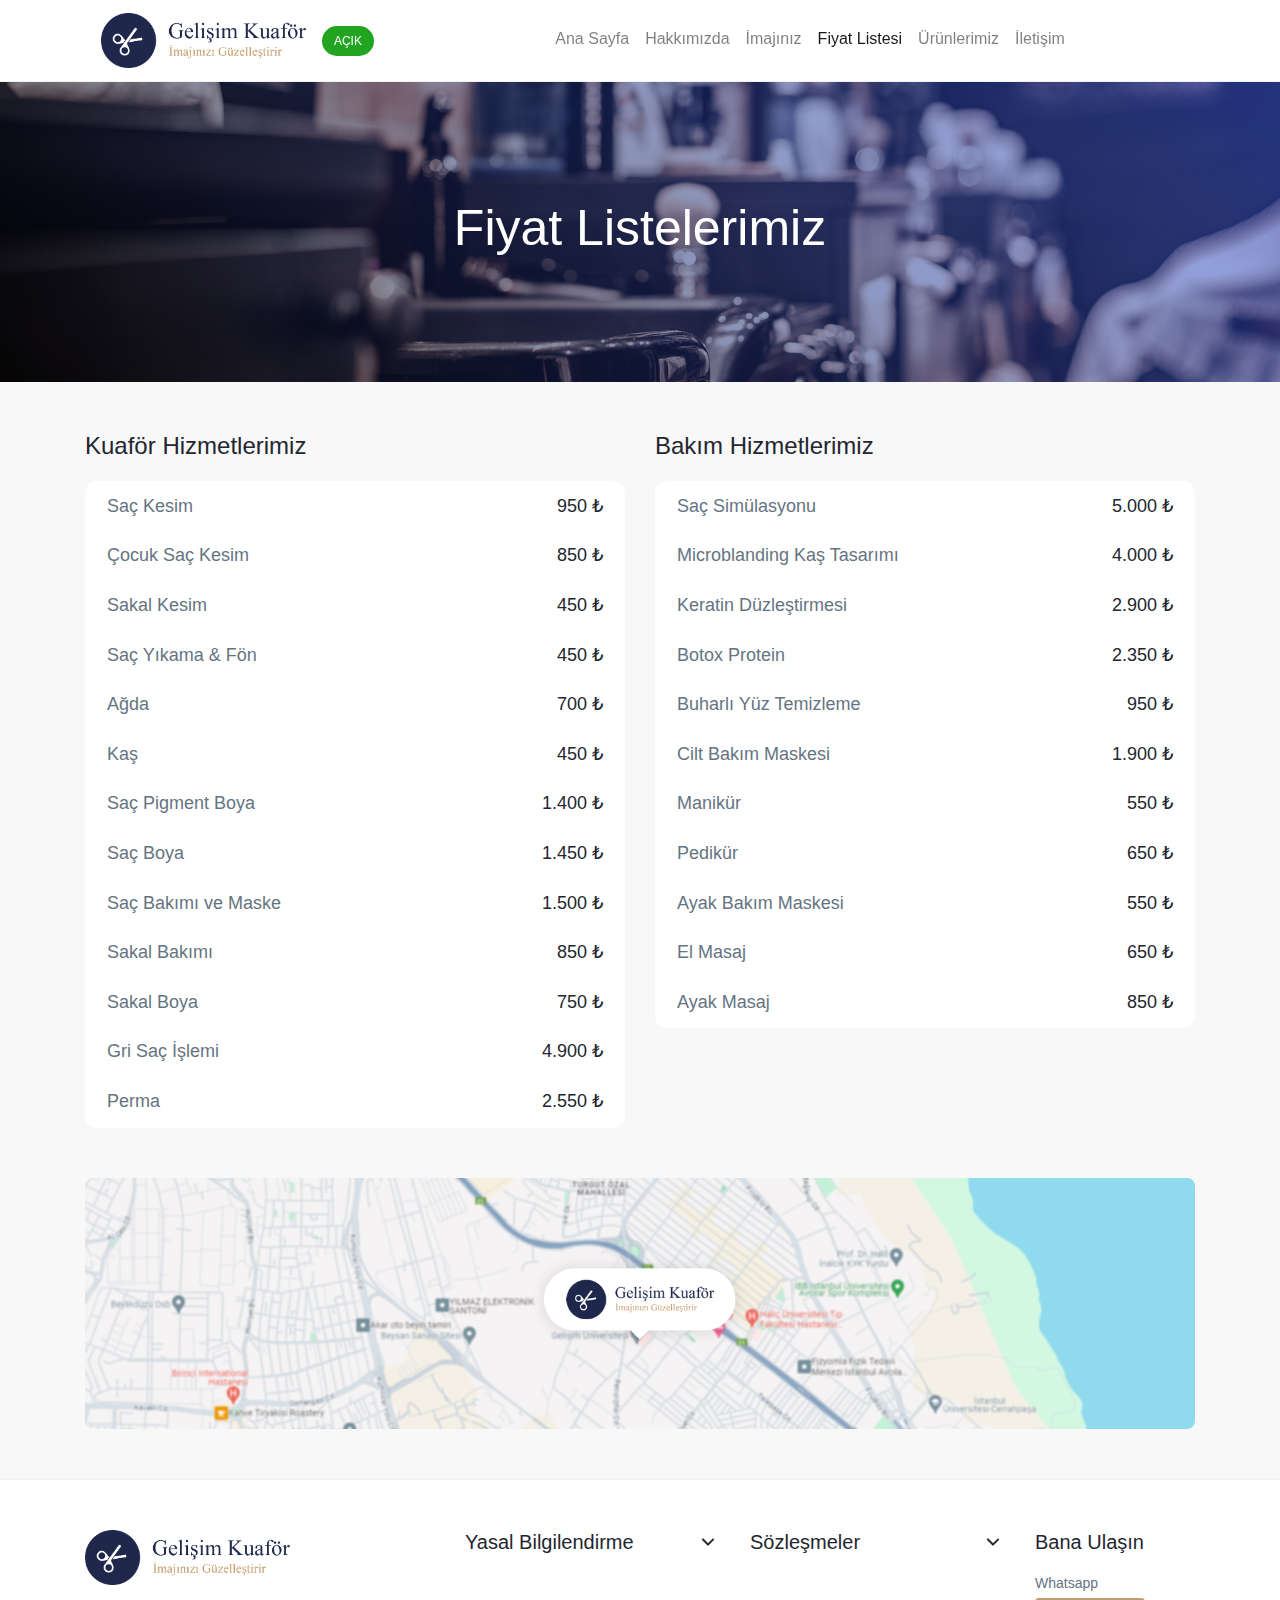
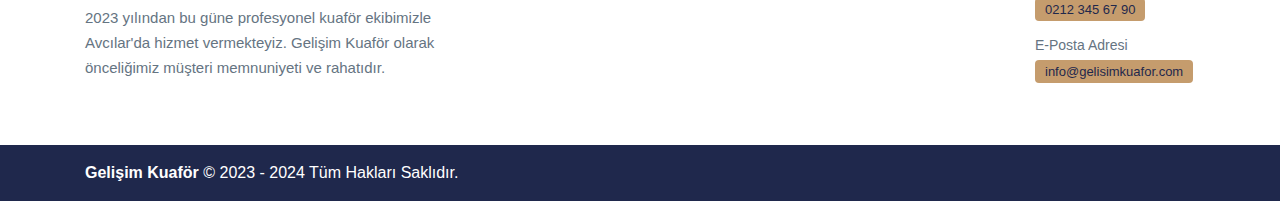
<file: fiyat-listesi.html>
<!DOCTYPE html>
<html lang="tr">
<head>
    <meta charset="UTF-8">
    <meta name="viewport" content="width=device-width, initial-scale=1.0">
    <link rel="stylesheet" href="https://cdn.jsdelivr.net/npm/bootstrap@4.6.2/dist/css/bootstrap.min.css">
    <link rel="stylesheet" href="css/style.css">
    <title>Gelişim Kuaför - İmajınızı Güzelleştirir</title>
</head>
<body onload="isletmeDurumu()">

   <style>
      .slider img.sliderBg {
         max-height: 300px;
      }
   </style>

   <header>
      <div class="container">
         <nav class="navbar navbar-expand-lg navbar-light">
            <a class="navbar-brand" href="index.html">
               <img class="normalLogo" style="height: 55px" src="img/logo.png" alt="Gelişim Kuaför">
               <img class="whiteLogo" style="height: 55px" src="img/beyaz-logo.png" alt="Gelişim Kuaför">
            </a>
            <span id="durum"></span>
            <button class="navbar-toggler" type="button" data-toggle="collapse" data-target="#navbarNavAltMarkup" aria-controls="navbarNavAltMarkup" aria-expanded="false" aria-label="Toggle navigation">
               <span class="navbar-toggler-icon"></span>
            </button>
            <div class="collapse navbar-collapse justify-content-end" id="navbarNavAltMarkup">
               <div class="navbar-nav">
                  <a class="nav-link" href="index.html">Ana Sayfa</a>
                  <a class="nav-link" href="hakkimizda.html">Hakkımızda</a>
                  <a class="nav-link" href="imajiniz.html">İmajınız</a>
                  <a class="nav-link active" href="fiyat-listesi.html">Fiyat Listesi</a>
                  <a class="nav-link" href="urunlerimiz.html">Ürünlerimiz</a>
                  <a class="nav-link" href="iletisim.html">İletişim</a>
                  <a class="nav-link" id="toggleButton"><strong>Gece Modu</strong></a>
               </div>
            </div>
         </nav>
      </div>
   </header>

   <div class="mainContent">
      <div class="slider">
         <img class="sliderBg" src="img/slider-1.jpg" alt="Slider">
         <div class="sliderDetail">
            <h1>Fiyat Listelerimiz</h1>
         </div>
      </div>
      <div class="container">
         <div class="priceList">
            <div class="row">
               <div class="col-md-6">
                  <h2>Kuaför Hizmetlerimiz</h2>
                  <table>
                     <tbody>
                        <tr>
                           <td>
                              <h3>Saç Kesim</h3>
                           </td>
                           <td>
                              <h3>950 ₺</h3>
                           </td>
                        </tr>
                        <tr>
                           <td>
                              <h3>Çocuk Saç Kesim</h3>
                           </td>
                           <td>
                              <h3>850 ₺</h3>
                           </td>
                        </tr>
                        <tr>
                           <td>
                              <h3>Sakal Kesim</h3>
                           </td>
                           <td>
                              <h3>450 ₺</h3>
                           </td>
                        </tr>
                        <tr>
                           <td>
                              <h3>Saç Yıkama &amp; Fön</h3>
                           </td>
                           <td>
                              <h3>450 ₺</h3>
                           </td>
                        </tr>
                        <tr>
                           <td>
                              <h3>Ağda</h3>
                           </td>
                           <td>
                              <h3>700 ₺</h3>
                           </td>
                        </tr>
                        <tr>
                           <td>
                              <h3>Kaş</h3>
                           </td>
                           <td>
                              <h3>450 ₺</h3>
                           </td>
                        </tr>
                        <tr>
                           <td>
                              <h3>Saç Pigment Boya</h3>
                           </td>
                           <td>
                              <h3>1.400 ₺</h3>
                           </td>
                        </tr>
                        <tr>
                           <td>
                              <h3>Saç Boya</h3>
                           </td>
                           <td>
                              <h3>1.450 ₺</h3>
                           </td>
                        </tr>
                        <tr>
                           <td>
                              <h3>Saç Bakımı ve Maske</h3>
                           </td>
                           <td>
                              <h3>1.500 ₺</h3>
                           </td>
                        </tr>
                        <tr>
                           <td>
                              <h3>Sakal Bakımı</h3>
                           </td>
                           <td>
                              <h3>850 ₺</h3>
                           </td>
                        </tr>
                        <tr>
                           <td>
                              <h3>Sakal Boya</h3>
                           </td>
                           <td>
                              <h3>750 ₺</h3>
                           </td>
                        </tr>
                        <tr>
                           <td>
                              <h3>Gri Saç İşlemi</h3>
                           </td>
                           <td>
                              <h3>4.900 ₺</h3>
                           </td>
                        </tr>
                        <tr>
                           <td>
                              <h3>Perma</h3>
                           </td>
                           <td>
                              <h3>2.550 ₺</h3>
                           </td>
                        </tr>
                     </tbody>
                  </table>
               </div>
               <div class="col-md-6">
                  <h2>Bakım Hizmetlerimiz</h2>
                  <table>
                     <tbody>
                        <tr>
                           <td>
                              <h3>Saç Simülasyonu</h3>
                           </td>
                           <td>
                              <h3>5.000 ₺</h3>
                           </td>
                        </tr>
                        <tr>
                           <td>
                              <h3>Microblanding Kaş Tasarımı</h3>
                           </td>
                           <td>
                              <h3>4.000 ₺</h3>
                           </td>
                        </tr>
                        <tr>
                           <td>
                              <h3>Keratin Düzleştirmesi</h3>
                           </td>
                           <td>
                              <h3>2.900 ₺</h3>
                           </td>
                        </tr>
                        <tr>
                           <td>
                              <h3>Botox Protein</h3>
                           </td>
                           <td>
                              <h3>2.350 ₺</h3>
                           </td>
                        </tr>
                        <tr>
                           <td>
                              <h3>Buharlı Yüz Temizleme</h3>
                           </td>
                           <td>
                              <h3>950 ₺</h3>
                           </td>
                        </tr>
                        <tr>
                           <td>
                              <h3>Cilt Bakım Maskesi</h3>
                           </td>
                           <td>
                              <h3>1.900 ₺</h3>
                           </td>
                        </tr>
                        <tr>
                           <td>
                              <h3>Manikür</h3>
                           </td>
                           <td>
                              <h3>550 ₺</h3>
                           </td>
                        </tr>
                        <tr>
                           <td>
                              <h3>Pedikür</h3>
                           </td>
                           <td>
                              <h3>650 ₺</h3>
                           </td>
                        </tr>
                        <tr>
                           <td>
                              <h3>Ayak Bakım Maskesi</h3>
                           </td>
                           <td>
                              <h3>550 ₺</h3>
                           </td>
                        </tr>
                        <tr>
                           <td>
                              <h3>El Masaj</h3>
                           </td>
                           <td>
                              <h3>650 ₺</h3>
                           </td>
                        </tr>
                        <tr>
                           <td>
                              <h3>Ayak Masaj</h3>
                           </td>
                           <td>
                              <h3>850 ₺</h3>
                           </td>
                        </tr>
                     </tbody>
                  </table>
               </div>
            </div>
         </div>
      </div>
   </div>

   <footer>
      <div class="googleMap">
          <div class="container">
              <div class="row">
                  <div class="col-md-12">
                      <img src="img/map-small.png">
                  </div>
              </div>
          </div>
      </div>
      
      <div class="footerContent">
            <div class="container">
               <div class="footerMenu">
                     <div class="row">
                        <div class="col-lg-4 col-md-6 col-sm-12">
                           <div class="menuItem">
                                 <div class="mainLogo">
                                    <a href="index.html">
                                       <img class="normalLogo" style="height: 55px" src="img/logo.png" alt="Gelişim Kuaför">
                                        <img class="whiteLogo" style="height: 55px" src="img/beyaz-logo.png" alt="Gelişim Kuaför">
                                    </a>
                                 </div>
                                 <div class="siteDesc">
                                    <p>2023 yılından bu güne profesyonel kuaför ekibimizle Avcılar'da hizmet vermekteyiz. Gelişim Kuaför olarak önceliğimiz müşteri memnuniyeti ve rahatıdır.</p>
                                 </div>
                           </div>
                        </div>
                        <div class="col-lg-3 col-md-6 col-sm-12 mb-4">
                           <div class="menuItem">
                              <h4 class="dropdown">Yasal Bilgilendirme <img src="img/arrow.png"></h4>
                              <ul class="noList subMenu">
                                 <li><a href="gizlilik-politikasi.html">Gizlilik Politikası</a></li>
                                 <li><a href="cerez-politikasi.html">Çerez Politikası</a></li>
                                 <li><a href="kullanim-kosullari.html">Kullanım Koşulları</a></li>
                              </ul>
                           </div>
                     </div>
                     <div class="col-lg-3 col-md-6 col-sm-12 mb-4">
                           <div class="menuItem">
                              <h4 class="dropdown">Sözleşmeler <img src="img/arrow.png"></h4>
                              <ul class="noList subMenu">
                                 <li><a href="iptal-ve-iade-kosullari.html">İptal ve İade Koşulları</a></li>
                              </ul>
                           </div>
                     </div>
                        <div class="col-lg-2 col-md-6 col-sm-12">
                           <div class="menuItem">
                                 <h4>Bana Ulaşın</h4>
                                 <ul class="noList">
                                    <li><a target="_blank" href="https://wa.me/902123456790">Whatsapp <span class="badge">0212 345 67 90</span></a></li>
                                    <li><a target="_blank" href="mailto:info@gelisimkuafor.com">E-Posta Adresi <span class="badge">info@gelisimkuafor.com</span></a></li>
                                 </ul>
                           </div>
                        </div>
                     </div>
               </div>
            </div>
      </div>
      <div class="footerBottom">
            <div class="container">
               <div class="row align-items-center pt-3 pb-3">
                     <div class="col-lg-6 col-md-12 col-sm-12">
                        <span><strong>Gelişim Kuaför</strong> © 2023 - 2024 Tüm Hakları Saklıdır.</span>
                     </div>
                     <div class="col-lg-6 col-md-12 col-sm-12">
                        <div class="footerSocial">
                           <ul class="noList d-flex align-items-center justify-content-end">
                                 <li><a target="_blank" href="https://www.facebook.com/gelisimedu"><i class="ri-facebook-circle-line"></i></a></li>
                                 <li><a target="_blank" href="https://www.instagram.com/igugelisim/"><i class="ri ri-instagram-line"></i></a></li>
                           </ul>
                        </div>
                     </div>
               </div>
            </div>
      </div>
  </footer>

  <button id="scrollToTopBtn" onclick="scrollToTop()"><img src="img/up-icon.png"></button>

  <script src="https://cdn.jsdelivr.net/npm/jquery@3.5.1/dist/jquery.slim.min.js"></script>
  <script src="https://cdn.jsdelivr.net/npm/popper.js@1.16.1/dist/umd/popper.min.js"></script>
  <script src="https://cdn.jsdelivr.net/npm/bootstrap@4.6.2/dist/js/bootstrap.min.js"></script>
  <script src="js/main.js"></script>
  
</body>
</html>
</file>
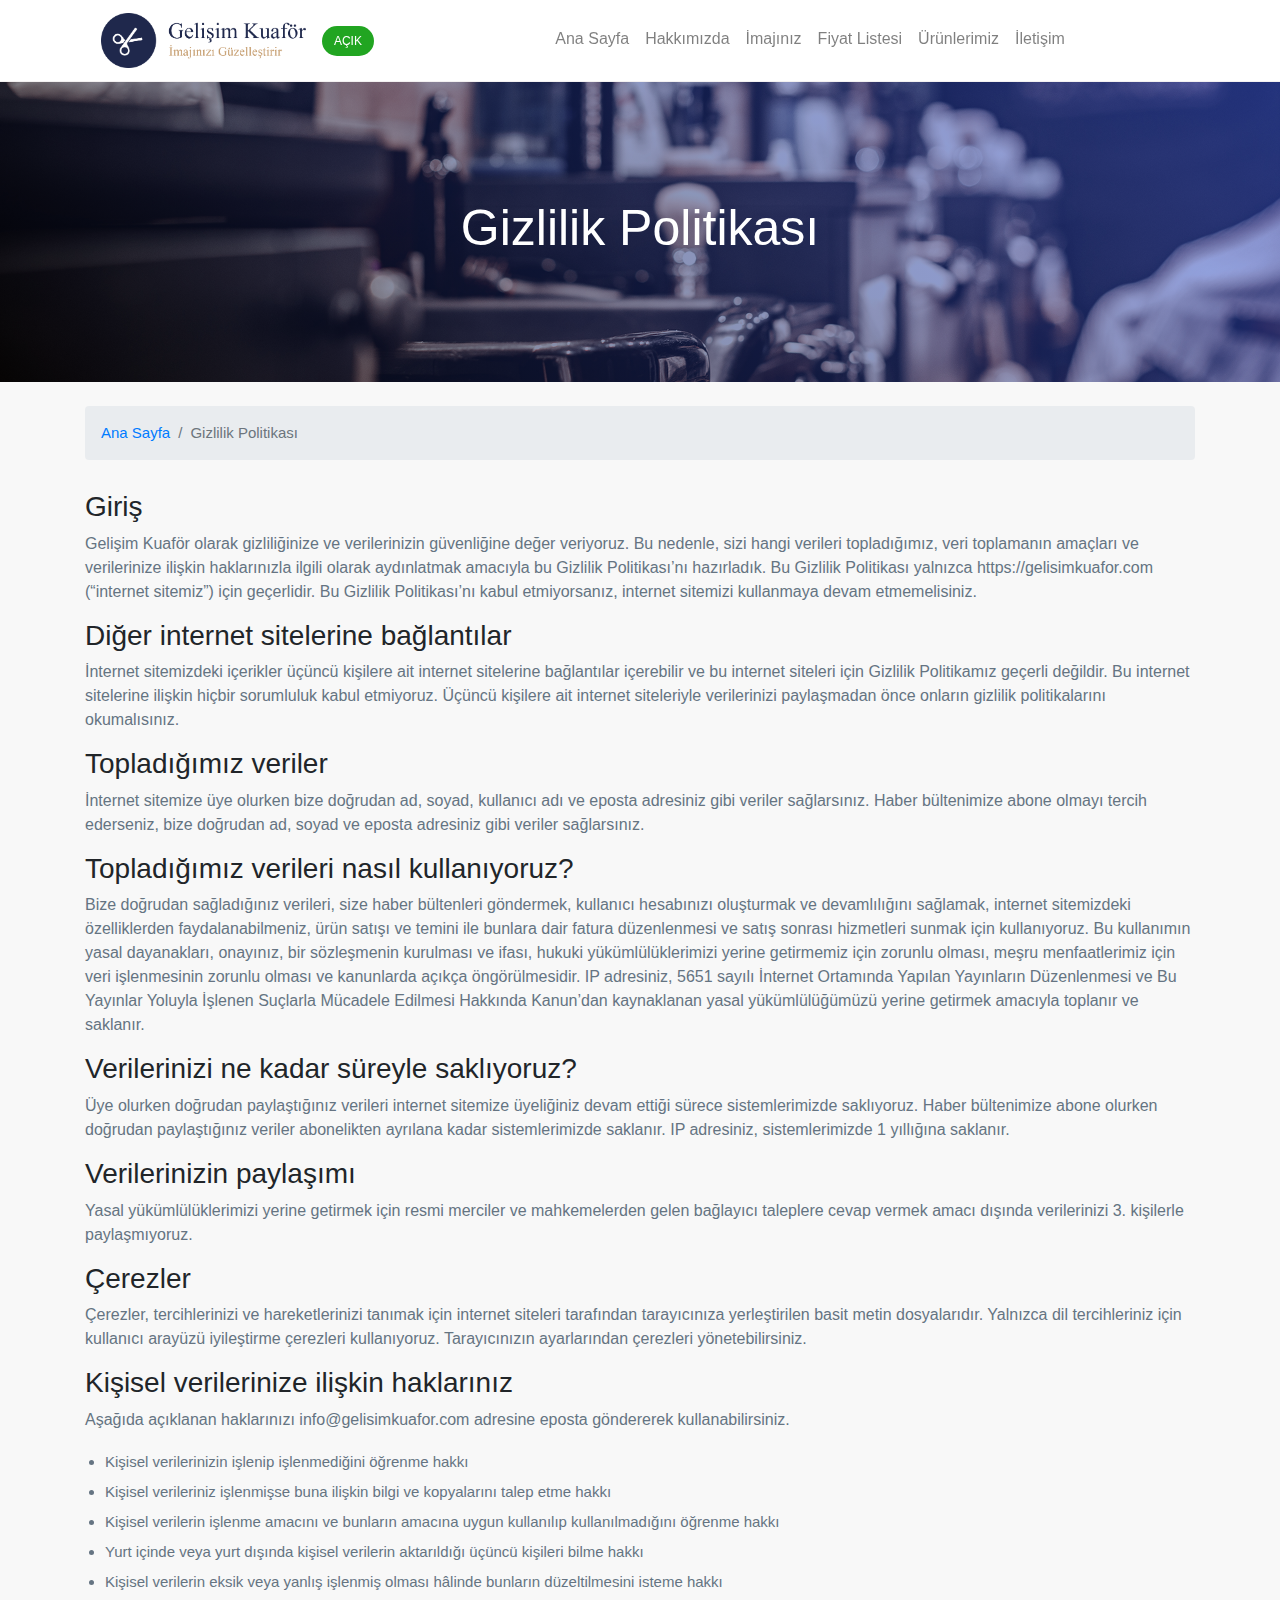
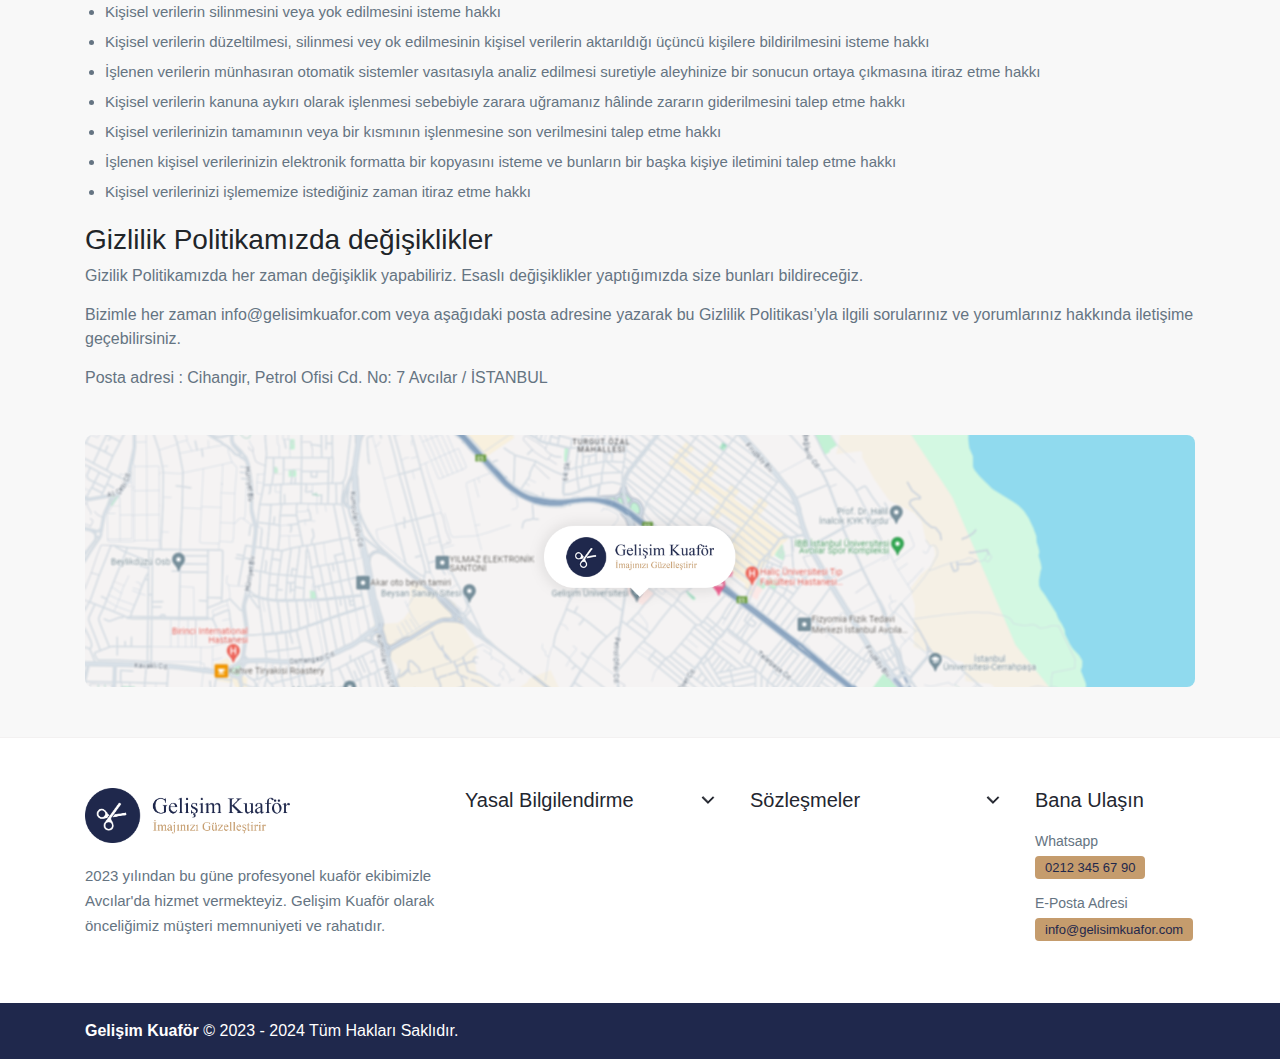
<file: gizlilik-politikasi.html>
<!DOCTYPE html>
<html lang="tr">
<head>
    <meta charset="UTF-8">
    <meta name="viewport" content="width=device-width, initial-scale=1.0">
    <link rel="stylesheet" href="https://cdn.jsdelivr.net/npm/bootstrap@4.6.2/dist/css/bootstrap.min.css">
    <link rel="stylesheet" href="css/style.css">
    <title>Gelişim Kuaför - İmajınızı Güzelleştirir</title>
</head>
<body onload="isletmeDurumu()">

    <style>
        .slider img.sliderBg {
            max-height: 300px;
        }
    </style>

    <header>
        <div class="container">
            <nav class="navbar navbar-expand-lg navbar-light">
                <a class="navbar-brand" href="index.html">
                    <img class="normalLogo" style="height: 55px" src="img/logo.png" alt="Gelişim Kuaför">
                    <img class="whiteLogo" style="height: 55px" src="img/beyaz-logo.png" alt="Gelişim Kuaför">
                </a>
                <span id="durum"></span>
                <button class="navbar-toggler" type="button" data-toggle="collapse" data-target="#navbarNavAltMarkup" aria-controls="navbarNavAltMarkup" aria-expanded="false" aria-label="Toggle navigation">
                <span class="navbar-toggler-icon"></span>
                </button>
                <div class="collapse navbar-collapse justify-content-end" id="navbarNavAltMarkup">
                <div class="navbar-nav">
                    <a class="nav-link" href="index.html">Ana Sayfa</a>
                    <a class="nav-link" href="hakkimizda.html">Hakkımızda</a>
                    <a class="nav-link" href="imajiniz.html">İmajınız</a>
                    <a class="nav-link" href="fiyat-listesi.php">Fiyat Listesi</a>
                    <a class="nav-link" href="urunlerimiz.html">Ürünlerimiz</a>
                    <a class="nav-link" href="iletisim.html">İletişim</a>
                    <a class="nav-link" id="toggleButton"><strong>Gece Modu</strong></a>
                </div>
                </div>
            </nav>
        </div>
    </header>

    <div class="mainContent">
        <div class="slider">
            <img class="sliderBg" src="img/slider-1.jpg" alt="Slider">
            <div class="sliderDetail">
                <h1>Gizlilik Politikası</h1>
            </div>
        </div>
        <div class="container">
            <nav aria-label="breadcrumb">
                <ol class="breadcrumb mb-0 mt-4">
                  <li class="breadcrumb-item"><a href="index.html">Ana Sayfa</a></li>
                  <li class="breadcrumb-item active" aria-current="page">Gizlilik Politikası</li>
                </ol>
            </nav>
            <div class="singleContent">
                <h3>Giriş</h3>
                <p>Gelişim Kuaför olarak gizliliğinize ve verilerinizin güvenliğine değer veriyoruz. Bu nedenle, sizi hangi verileri topladığımız, veri toplamanın amaçları ve verilerinize ilişkin haklarınızla ilgili olarak aydınlatmak amacıyla bu Gizlilik Politikası’nı hazırladık. Bu Gizlilik Politikası yalnızca https://gelisimkuafor.com (“internet sitemiz”) için geçerlidir. Bu Gizlilik Politikası’nı kabul etmiyorsanız, internet sitemizi kullanmaya devam etmemelisiniz.</p>
                <h3>Diğer internet sitelerine bağlantılar</h3>
                <p>İnternet sitemizdeki içerikler üçüncü kişilere ait internet sitelerine bağlantılar içerebilir ve bu internet siteleri için Gizlilik Politikamız geçerli değildir. Bu internet sitelerine ilişkin hiçbir sorumluluk kabul etmiyoruz. Üçüncü kişilere ait internet siteleriyle verilerinizi paylaşmadan önce onların gizlilik politikalarını okumalısınız.</p>
                <h3>Topladığımız veriler</h3>
                <p>İnternet sitemize üye olurken bize doğrudan ad, soyad, kullanıcı adı ve eposta adresiniz gibi veriler sağlarsınız. Haber bültenimize abone olmayı tercih ederseniz, bize doğrudan ad, soyad ve eposta adresiniz gibi veriler sağlarsınız.</p>
                <h3>Topladığımız verileri nasıl kullanıyoruz?</h3>
                <p>Bize doğrudan sağladığınız verileri, size haber bültenleri göndermek, kullanıcı hesabınızı oluşturmak ve devamlılığını sağlamak, internet sitemizdeki özelliklerden faydalanabilmeniz, ürün satışı ve temini ile bunlara dair fatura düzenlenmesi ve satış sonrası hizmetleri sunmak için kullanıyoruz. Bu kullanımın yasal dayanakları, onayınız, bir sözleşmenin kurulması ve ifası, hukuki yükümlülüklerimizi yerine getirmemiz için zorunlu olması, meşru menfaatlerimiz için veri işlenmesinin zorunlu olması ve kanunlarda açıkça öngörülmesidir. IP adresiniz, 5651 sayılı İnternet Ortamında Yapılan Yayınların Düzenlenmesi ve Bu Yayınlar Yoluyla İşlenen Suçlarla Mücadele Edilmesi Hakkında Kanun’dan kaynaklanan yasal yükümlülüğümüzü yerine getirmek amacıyla toplanır ve saklanır.</p>
                <h3>Verilerinizi ne kadar süreyle saklıyoruz?</h3>
                <p>Üye olurken doğrudan paylaştığınız verileri internet sitemize üyeliğiniz devam ettiği sürece sistemlerimizde saklıyoruz. Haber bültenimize abone olurken doğrudan paylaştığınız veriler abonelikten ayrılana kadar sistemlerimizde saklanır. IP adresiniz, sistemlerimizde 1 yıllığına saklanır.</p>
                <h3>Verilerinizin paylaşımı</h3>
                <p>Yasal yükümlülüklerimizi yerine getirmek için resmi merciler ve mahkemelerden gelen bağlayıcı taleplere cevap vermek amacı dışında verilerinizi 3. kişilerle paylaşmıyoruz.</p>
                <h3>Çerezler</h3>
                <p>Çerezler, tercihlerinizi ve hareketlerinizi tanımak için internet siteleri tarafından tarayıcınıza yerleştirilen basit metin dosyalarıdır. Yalnızca dil tercihleriniz için kullanıcı arayüzü iyileştirme çerezleri kullanıyoruz. Tarayıcınızın ayarlarından çerezleri yönetebilirsiniz.</p>
                <h3>Kişisel verilerinize ilişkin haklarınız</h3>
                <p>Aşağıda açıklanan haklarınızı info@gelisimkuafor.com adresine eposta göndererek kullanabilirsiniz.</p>
                <ul>
                    <li>Kişisel verilerinizin işlenip işlenmediğini öğrenme hakkı</li>
                    <li>Kişisel verileriniz işlenmişse buna ilişkin bilgi ve kopyalarını talep etme hakkı</li>
                    <li>Kişisel verilerin işlenme amacını ve bunların amacına uygun kullanılıp kullanılmadığını öğrenme hakkı</li>
                    <li>Yurt içinde veya yurt dışında kişisel verilerin aktarıldığı üçüncü kişileri bilme hakkı</li>
                    <li>Kişisel verilerin eksik veya yanlış işlenmiş olması hâlinde bunların düzeltilmesini isteme hakkı</li>
                    <li>Kişisel verilerin silinmesini veya yok edilmesini isteme hakkı</li>
                    <li>Kişisel verilerin düzeltilmesi, silinmesi vey ok edilmesinin kişisel verilerin aktarıldığı üçüncü kişilere bildirilmesini isteme hakkı</li>
                    <li>İşlenen verilerin münhasıran otomatik sistemler vasıtasıyla analiz edilmesi suretiyle aleyhinize bir sonucun ortaya çıkmasına itiraz etme hakkı</li>
                    <li>Kişisel verilerin kanuna aykırı olarak işlenmesi sebebiyle zarara uğramanız hâlinde zararın giderilmesini talep etme hakkı</li>
                    <li>Kişisel verilerinizin tamamının veya bir kısmının işlenmesine son verilmesini talep etme hakkı</li>
                    <li>İşlenen kişisel verilerinizin elektronik formatta bir kopyasını isteme ve bunların bir başka kişiye iletimini talep etme hakkı</li>
                    <li>Kişisel verilerinizi işlememize istediğiniz zaman itiraz etme hakkı</li>
                </ul>
                <h3>Gizlilik Politikamızda değişiklikler</h3>
                <p>Gizilik Politikamızda her zaman değişiklik yapabiliriz. Esaslı değişiklikler yaptığımızda size bunları bildireceğiz.</p>
                <h3></h3>
                <p>Bizimle her zaman info@gelisimkuafor.com veya aşağıdaki posta adresine yazarak bu Gizlilik Politikası’yla ilgili sorularınız ve yorumlarınız hakkında iletişime geçebilirsiniz.</p>
                <p>Posta adresi : Cihangir, Petrol Ofisi Cd. No: 7 Avcılar / İSTANBUL</p>
            </div>
        </div>
    </div>

    <footer>
        <div class="googleMap">
            <div class="container">
                <div class="row">
                    <div class="col-md-12">
                        <img src="img/map-small.png">
                    </div>
                </div>
            </div>
        </div>
        
        <div class="footerContent">
            <div class="container">
                <div class="footerMenu">
                    <div class="row">
                        <div class="col-lg-4 col-md-6 col-sm-12">
                            <div class="menuItem">
                                <div class="mainLogo">
                                    <a href="index.html">
                                        <img class="normalLogo" style="height: 55px" src="img/logo.png" alt="Gelişim Kuaför">
                                        <img class="whiteLogo" style="height: 55px" src="img/beyaz-logo.png" alt="Gelişim Kuaför">
                                    </a>
                                </div>
                                <div class="siteDesc">
                                    <p>2023 yılından bu güne profesyonel kuaför ekibimizle Avcılar'da hizmet vermekteyiz. Gelişim Kuaför olarak önceliğimiz müşteri memnuniyeti ve rahatıdır.</p>
                                </div>
                            </div>
                        </div>
                        <div class="col-lg-3 col-md-6 col-sm-12 mb-4">
                            <div class="menuItem">
                                <h4 class="dropdown">Yasal Bilgilendirme <img src="img/arrow.png"></h4>
                                <ul class="noList subMenu">
                                    <li><a href="gizlilik-politikasi.html">Gizlilik Politikası</a></li>
                                    <li><a href="cerez-politikasi.html">Çerez Politikası</a></li>
                                    <li><a href="kullanim-kosullari.html">Kullanım Koşulları</a></li>
                                </ul>
                            </div>
                        </div>
                        <div class="col-lg-3 col-md-6 col-sm-12 mb-4">
                            <div class="menuItem">
                                <h4 class="dropdown">Sözleşmeler <img src="img/arrow.png"></h4>
                                <ul class="noList subMenu">
                                    <li><a href="iptal-ve-iade-kosullari.html">İptal ve İade Koşulları</a></li>
                                </ul>
                            </div>
                        </div>
                        <div class="col-lg-2 col-md-6 col-sm-12">
                            <div class="menuItem">
                                <h4>Bana Ulaşın</h4>
                                <ul class="noList">
                                    <li><a target="_blank" href="https://wa.me/902123456790">Whatsapp <span class="badge">0212 345 67 90</span></a></li>
                                    <li><a target="_blank" href="mailto:info@gelisimkuafor.com">E-Posta Adresi <span class="badge">info@gelisimkuafor.com</span></a></li>
                                </ul>
                            </div>
                        </div>
                    </div>
                </div>
            </div>
        </div>
        <div class="footerBottom">
            <div class="container">
                <div class="row align-items-center pt-3 pb-3">
                    <div class="col-lg-6 col-md-12 col-sm-12">
                        <span><strong>Gelişim Kuaför</strong> © 2023 - 2024 Tüm Hakları Saklıdır.</span>
                    </div>
                    <div class="col-lg-6 col-md-12 col-sm-12">
                        <div class="footerSocial">
                            <ul class="noList d-flex align-items-center justify-content-end">
                                <li><a target="_blank" href="https://www.facebook.com/gelisimedu"><i class="ri-facebook-circle-line"></i></a></li>
                                <li><a target="_blank" href="https://www.instagram.com/igugelisim/"><i class="ri ri-instagram-line"></i></a></li>
                            </ul>
                        </div>
                    </div>
                </div>
            </div>
        </div>
    </footer>

    <button id="scrollToTopBtn" onclick="scrollToTop()"><img src="img/up-icon.png"></button>

    <script src="https://cdn.jsdelivr.net/npm/jquery@3.5.1/dist/jquery.slim.min.js"></script>
    <script src="https://cdn.jsdelivr.net/npm/popper.js@1.16.1/dist/umd/popper.min.js"></script>
    <script src="https://cdn.jsdelivr.net/npm/bootstrap@4.6.2/dist/js/bootstrap.min.js"></script>
    <script src="js/main.js"></script>
    
</body>
</html>
</file>
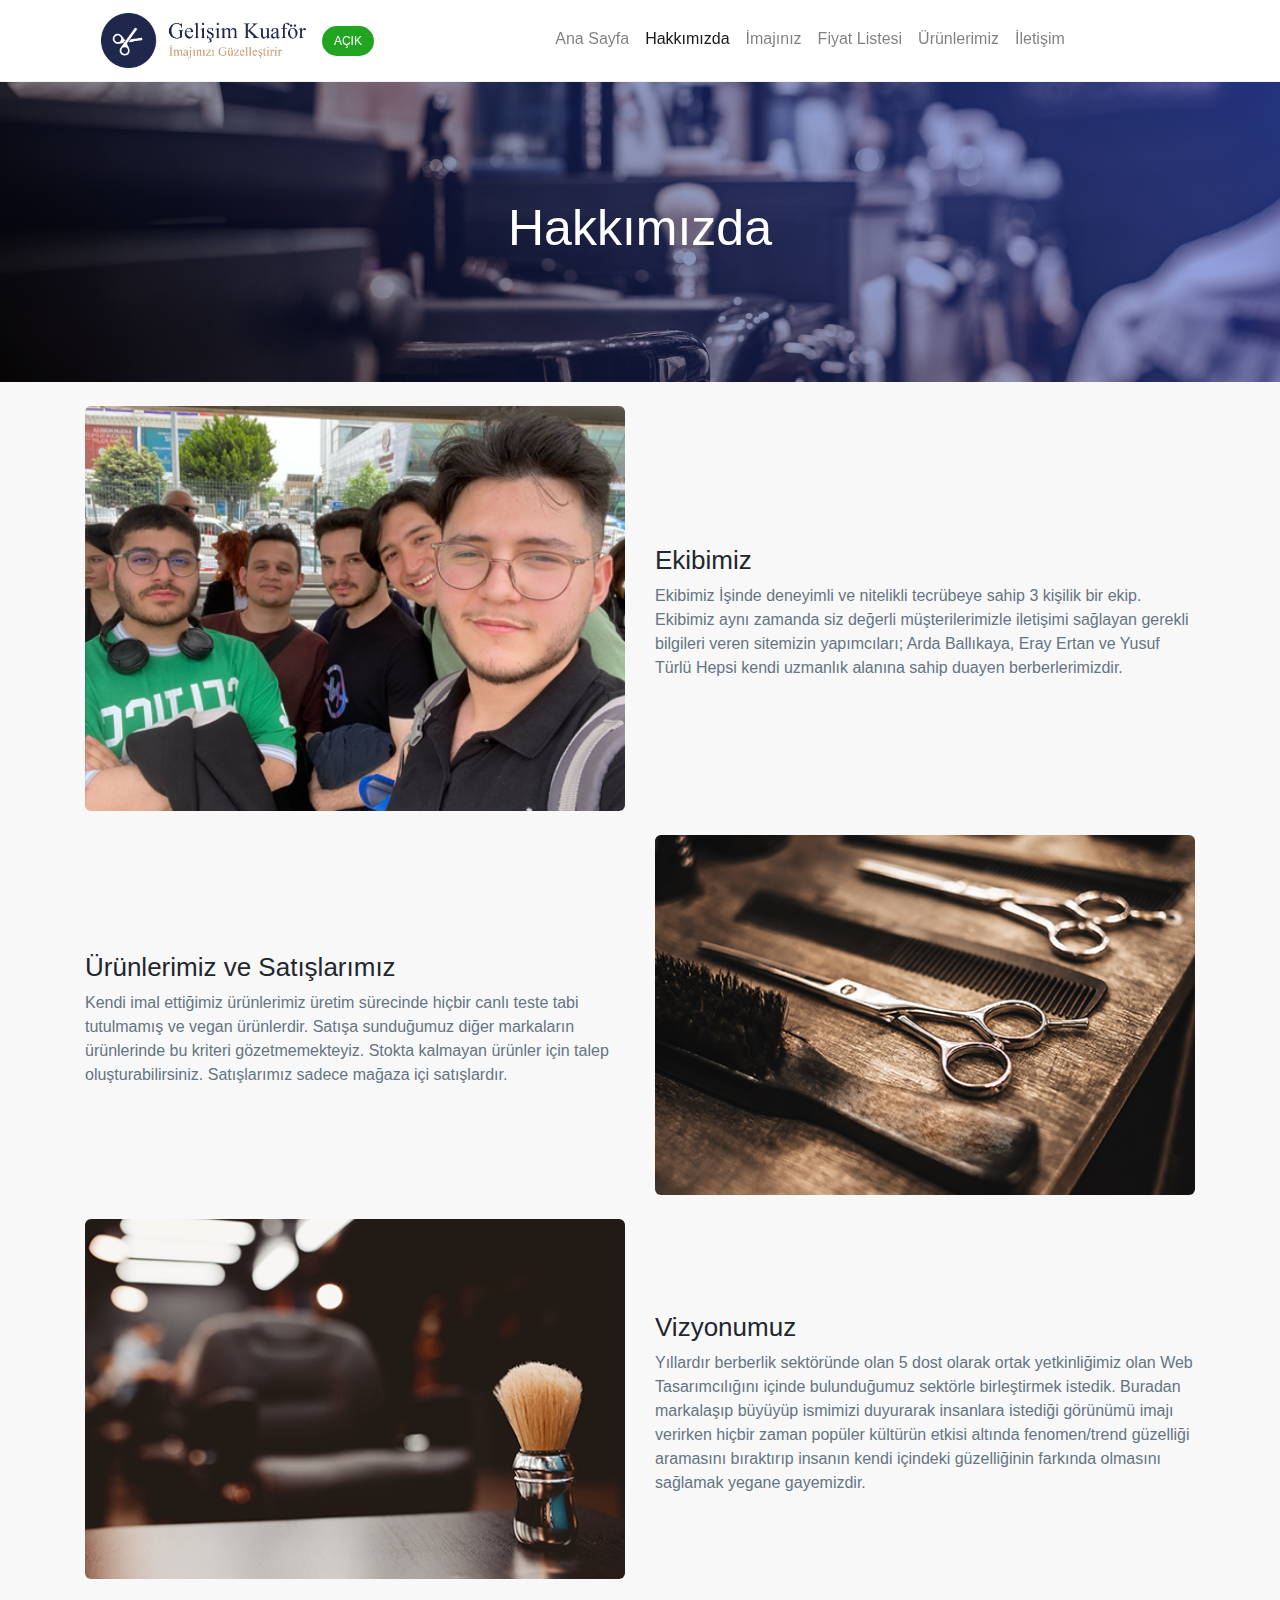
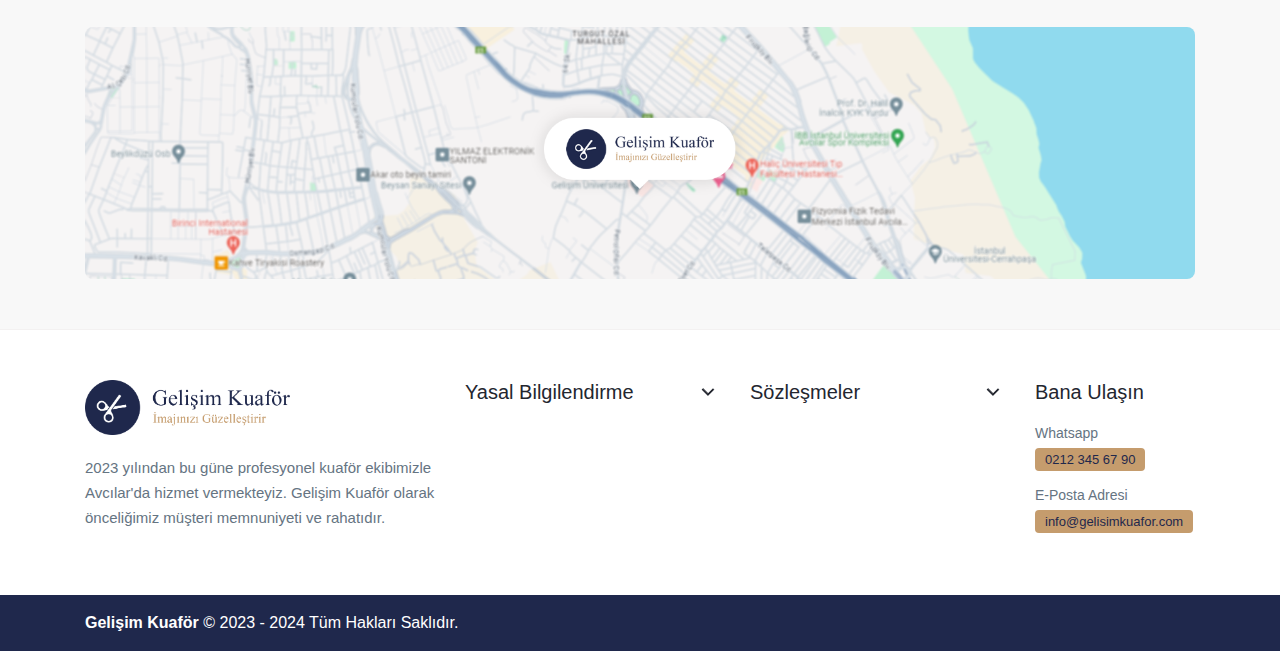
<file: hakkimizda.html>
<!DOCTYPE html>
<html lang="tr">
<head>
    <meta charset="UTF-8">
    <meta name="viewport" content="width=device-width, initial-scale=1.0">
    <link rel="stylesheet" href="https://cdn.jsdelivr.net/npm/bootstrap@4.6.2/dist/css/bootstrap.min.css">
    <link rel="stylesheet" href="css/style.css">
    <title>Gelişim Kuaför - İmajınızı Güzelleştirir</title>
</head>
<body onload="isletmeDurumu()">

    <style>
        .slider img.sliderBg {
            max-height: 300px;
        }
    </style>

    <header>
        <div class="container">
            <nav class="navbar navbar-expand-lg navbar-light">
                <a class="navbar-brand" href="index.html">
                    <img class="normalLogo" style="height: 55px" src="img/logo.png" alt="Gelişim Kuaför">
                    <img class="whiteLogo" style="height: 55px" src="img/beyaz-logo.png" alt="Gelişim Kuaför">
                </a>
                <span id="durum"></span>
                <button class="navbar-toggler" type="button" data-toggle="collapse" data-target="#navbarNavAltMarkup" aria-controls="navbarNavAltMarkup" aria-expanded="false" aria-label="Toggle navigation">
                <span class="navbar-toggler-icon"></span>
                </button>
                <div class="collapse navbar-collapse justify-content-end" id="navbarNavAltMarkup">
                <div class="navbar-nav">
                    <a class="nav-link" href="index.html">Ana Sayfa</a>
                    <a class="nav-link active" href="hakkimizda.html">Hakkımızda</a>
                    <a class="nav-link" href="imajiniz.html">İmajınız</a>
                    <a class="nav-link" href="fiyat-listesi.php">Fiyat Listesi</a>
                    <a class="nav-link" href="urunlerimiz.html">Ürünlerimiz</a>
                    <a class="nav-link" href="iletisim.html">İletişim</a>
                    <a class="nav-link" id="toggleButton"><strong>Gece Modu</strong></a>
                </div>
                </div>
            </nav>
        </div>
    </header>

    <div class="mainContent">
        <div class="slider">
            <img class="sliderBg" src="img/slider-1.jpg" alt="Slider">
            <div class="sliderDetail">
                <h1>Hakkımızda</h1>
            </div>
        </div>
        <div class="container">
            <div class="main aboutUs mb-4 mt-4">
                <div class="row align-items-center">
                    <div class="col-md-6">
                        <div class="media">
                            <img class="mb-4" src="img/ekibimiz.png" alt="Ekibimiz">
                        </div>
                    </div>
                    <div class="col-md-6">
                        <h2>Ekibimiz</h2>
                        <p>Ekibimiz İşinde deneyimli ve nitelikli tecrübeye sahip 3 kişilik bir ekip. Ekibimiz aynı zamanda siz değerli müşterilerimizle iletişimi sağlayan gerekli bilgileri veren sitemizin yapımcıları; Arda Ballıkaya, Eray Ertan ve Yusuf Türlü Hepsi kendi uzmanlık alanına sahip duayen berberlerimizdir.</p>
                    </div>
                </div>

                <div class="row align-items-center backwards">
                    <div class="col-md-6">
                        <h2>Ürünlerimiz ve Satışlarımız</h2>
                        <p>Kendi imal ettiğimiz ürünlerimiz üretim sürecinde hiçbir canlı teste tabi tutulmamış ve vegan ürünlerdir. Satışa sunduğumuz diğer markaların ürünlerinde bu kriteri gözetmemekteyiz. Stokta kalmayan ürünler için talep oluşturabilirsiniz. Satışlarımız sadece mağaza içi satışlardır.</p>
                    </div>
                    <div class="col-md-6">
                        <img class="mb-4" src="img/urunlerimiz.png" alt="Ürünlerimiz ve Satışlarımız">
                    </div>
                </div>

                <div class="row align-items-center">
                    <div class="col-md-6">
                        <img class="mb-4" src="img/vizyonumuz.png" alt="Vizyonumuz">
                    </div>
                    <div class="col-md-6">
                        <h2>Vizyonumuz</h2>
                        <p>Yıllardır berberlik sektöründe olan 5 dost olarak ortak yetkinliğimiz olan Web Tasarımcılığını içinde bulunduğumuz sektörle birleştirmek istedik. Buradan markalaşıp büyüyüp ismimizi duyurarak insanlara istediği görünümü imajı verirken hiçbir zaman popüler kültürün etkisi altında fenomen/trend güzelliği aramasını bıraktırıp insanın kendi içindeki güzelliğinin farkında olmasını sağlamak yegane gayemizdir.</p>
                    </div>
                </div>
            </div>
        </div>
    </div>

    <footer>
        <div class="googleMap">
            <div class="container">
                <div class="row">
                    <div class="col-md-12">
                        <img src="img/map-small.png">
                    </div>
                </div>
            </div>
        </div>
        
        <div class="footerContent">
            <div class="container">
                <div class="footerMenu">
                    <div class="row">
                        <div class="col-lg-4 col-md-6 col-sm-12">
                            <div class="menuItem">
                                <div class="mainLogo">
                                    <a href="index.html">
                                        <img class="normalLogo" style="height: 55px" src="img/logo.png" alt="Gelişim Kuaför">
                                        <img class="whiteLogo" style="height: 55px" src="img/beyaz-logo.png" alt="Gelişim Kuaför">
                                    </a>
                                </div>
                                <div class="siteDesc">
                                    <p>2023 yılından bu güne profesyonel kuaför ekibimizle Avcılar'da hizmet vermekteyiz. Gelişim Kuaför olarak önceliğimiz müşteri memnuniyeti ve rahatıdır.</p>
                                </div>
                            </div>
                        </div>
                        <div class="col-lg-3 col-md-6 col-sm-12 mb-4">
                            <div class="menuItem">
                                <h4 class="dropdown">Yasal Bilgilendirme <img src="img/arrow.png"></h4>
                                <ul class="noList subMenu">
                                    <li><a href="gizlilik-politikasi.html">Gizlilik Politikası</a></li>
                                    <li><a href="cerez-politikasi.html">Çerez Politikası</a></li>
                                    <li><a href="kullanim-kosullari.html">Kullanım Koşulları</a></li>
                                </ul>
                            </div>
                        </div>
                        <div class="col-lg-3 col-md-6 col-sm-12 mb-4">
                            <div class="menuItem">
                                <h4 class="dropdown">Sözleşmeler <img src="img/arrow.png"></h4>
                                <ul class="noList subMenu">
                                    <li><a href="iptal-ve-iade-kosullari.html">İptal ve İade Koşulları</a></li>
                                </ul>
                            </div>
                        </div>
                        <div class="col-lg-2 col-md-6 col-sm-12">
                            <div class="menuItem">
                                <h4>Bana Ulaşın</h4>
                                <ul class="noList">
                                    <li><a target="_blank" href="https://wa.me/902123456790">Whatsapp <span class="badge">0212 345 67 90</span></a></li>
                                    <li><a target="_blank" href="mailto:info@gelisimkuafor.com">E-Posta Adresi <span class="badge">info@gelisimkuafor.com</span></a></li>
                                </ul>
                            </div>
                        </div>
                    </div>
                </div>
            </div>
        </div>
        <div class="footerBottom">
            <div class="container">
                <div class="row align-items-center pt-3 pb-3">
                    <div class="col-lg-6 col-md-12 col-sm-12">
                        <span><strong>Gelişim Kuaför</strong> © 2023 - 2024 Tüm Hakları Saklıdır.</span>
                    </div>
                    <div class="col-lg-6 col-md-12 col-sm-12">
                        <div class="footerSocial">
                            <ul class="noList d-flex align-items-center justify-content-end">
                                <li><a target="_blank" href="https://www.facebook.com/gelisimedu"><i class="ri-facebook-circle-line"></i></a></li>
                                <li><a target="_blank" href="https://www.instagram.com/igugelisim/"><i class="ri ri-instagram-line"></i></a></li>
                            </ul>
                        </div>
                    </div>
                </div>
            </div>
        </div>
    </footer>

    <button id="scrollToTopBtn" onclick="scrollToTop()"><img src="img/up-icon.png"></button>

    <script src="https://cdn.jsdelivr.net/npm/jquery@3.5.1/dist/jquery.slim.min.js"></script>
    <script src="https://cdn.jsdelivr.net/npm/popper.js@1.16.1/dist/umd/popper.min.js"></script>
    <script src="https://cdn.jsdelivr.net/npm/bootstrap@4.6.2/dist/js/bootstrap.min.js"></script>
    <script src="js/main.js"></script>
    
</body>
</html>
</file>
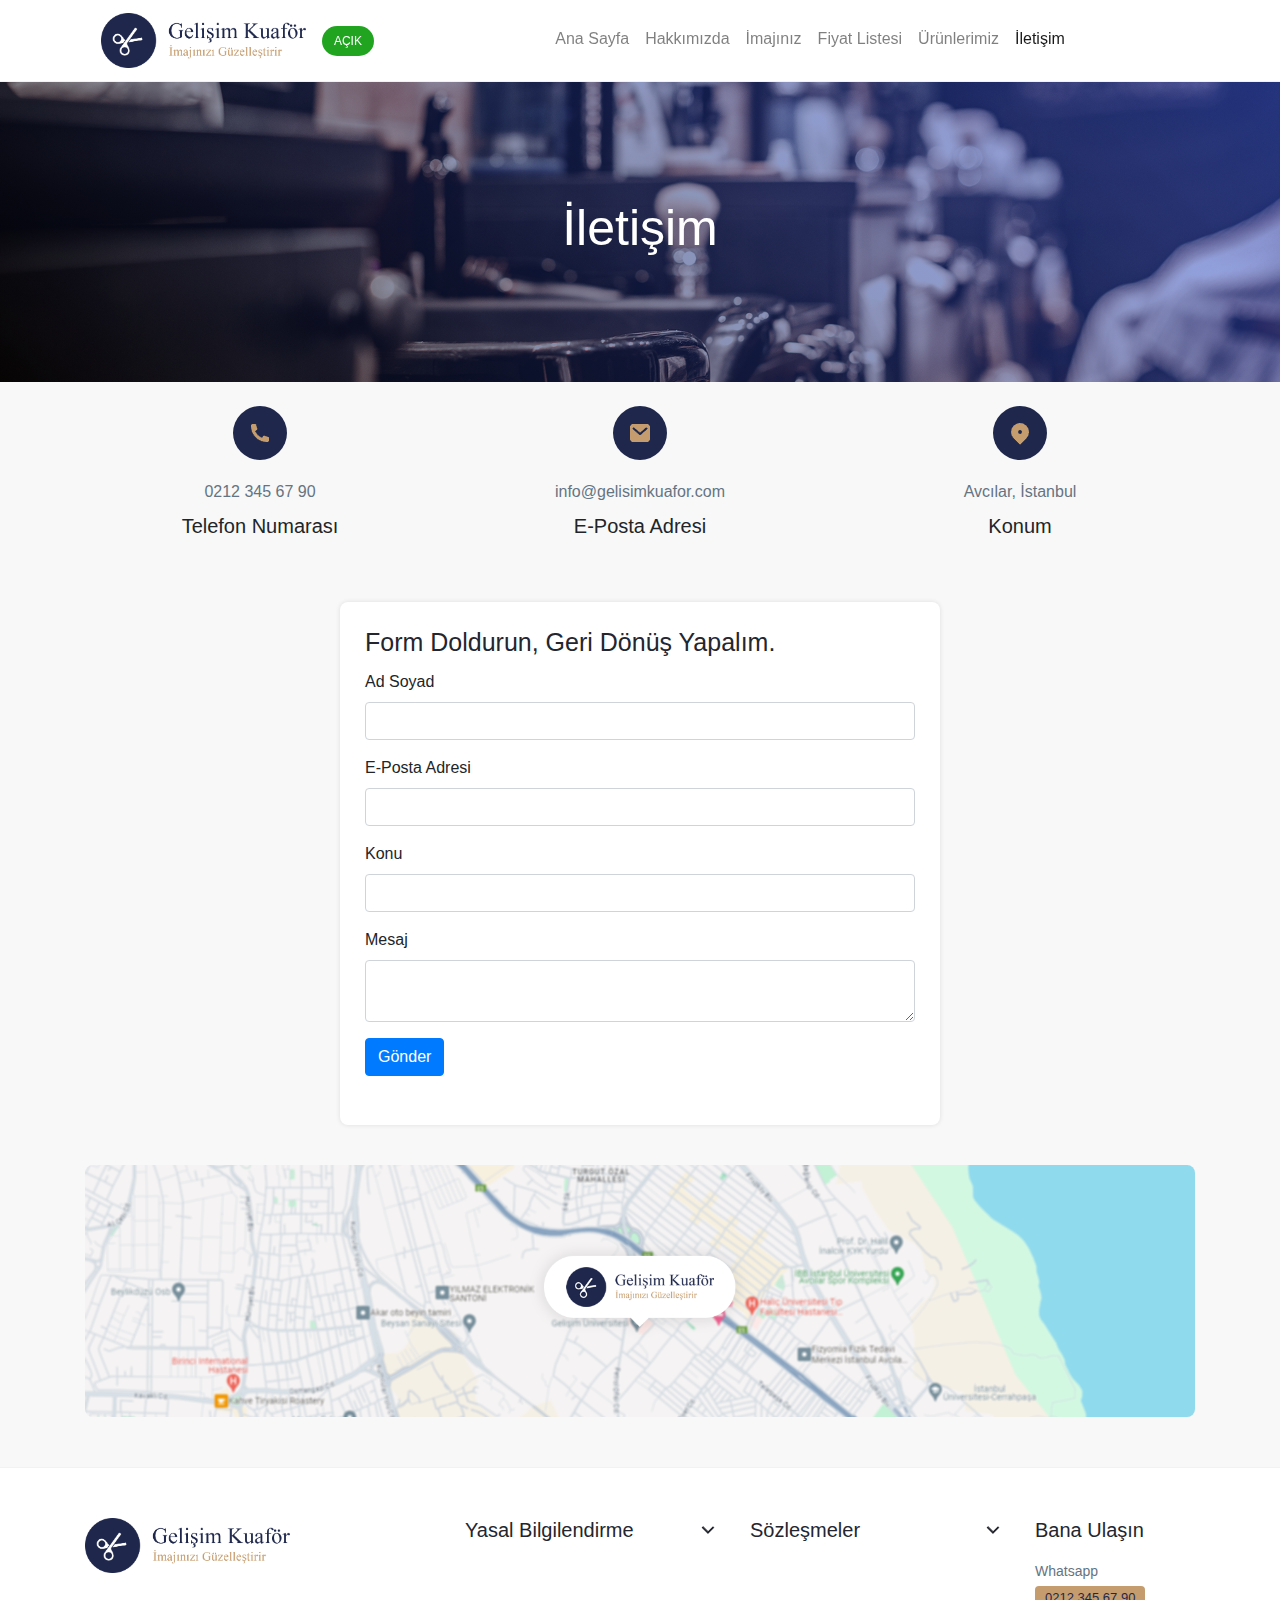
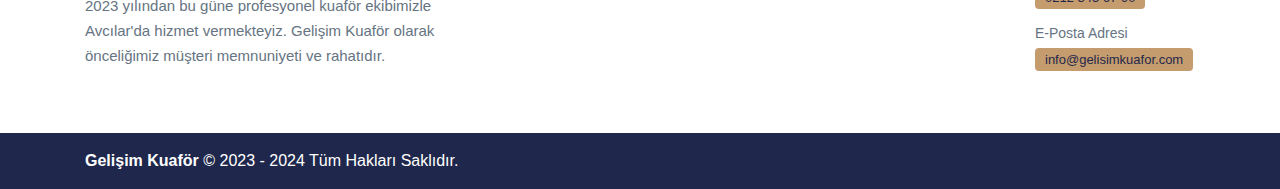
<file: iletisim.html>
<!DOCTYPE html>
<html lang="tr">
<head>
    <meta charset="UTF-8">
    <meta name="viewport" content="width=device-width, initial-scale=1.0">
    <link rel="stylesheet" href="https://cdn.jsdelivr.net/npm/bootstrap@4.6.2/dist/css/bootstrap.min.css">
    <link rel="stylesheet" href="css/style.css">
    <title>Gelişim Kuaför - İmajınızı Güzelleştirir</title>
</head>
<body onload="isletmeDurumu()">

    <style>
        .slider img.sliderBg {
            max-height: 300px;
        }
    </style>

    <header>
        <div class="container">
            <nav class="navbar navbar-expand-lg navbar-light">
                <a class="navbar-brand" href="index.html">
                    <img class="normalLogo" style="height: 55px" src="img/logo.png" alt="Gelişim Kuaför">
                    <img class="whiteLogo" style="height: 55px" src="img/beyaz-logo.png" alt="Gelişim Kuaför">
                </a>
                <span id="durum"></span>
                <button class="navbar-toggler" type="button" data-toggle="collapse" data-target="#navbarNavAltMarkup" aria-controls="navbarNavAltMarkup" aria-expanded="false" aria-label="Toggle navigation">
                <span class="navbar-toggler-icon"></span>
                </button>
                <div class="collapse navbar-collapse justify-content-end" id="navbarNavAltMarkup">
                <div class="navbar-nav">
                    <a class="nav-link" href="index.html">Ana Sayfa</a>
                    <a class="nav-link" href="hakkimizda.html">Hakkımızda</a>
                    <a class="nav-link" href="imajiniz.html">İmajınız</a>
                    <a class="nav-link" href="fiyat-listesi.php">Fiyat Listesi</a>
                    <a class="nav-link" href="urunlerimiz.html">Ürünlerimiz</a>
                    <a class="nav-link active" href="iletisim.html">İletişim</a>
                    <a class="nav-link" id="toggleButton"><strong>Gece Modu</strong></a>
                </div>
                </div>
            </nav>
        </div>
    </header>

    <div class="mainContent">
        <div class="slider">
            <img class="sliderBg" src="img/slider-1.jpg" alt="Slider">
            <div class="sliderDetail">
                <h1>İletişim</h1>
            </div>
        </div>
        <div class="contactSection">
            <div class="container">
                <div class="contactList mb-4 mt-4">
                    <div class="row">
                        <div class="col-md-4 mb-4 text-center">
                            <img src="img/phone-fill.png">
                            <span>0212 345 67 90</span>
                            <h5>Telefon Numarası</h5>
                        </div>
    
                        <div class="col-md-4 mb-4 text-center">
                            <img src="img/mail-fill.png">
                            <span>info@gelisimkuafor.com</span>
                            <h5>E-Posta Adresi</h5>
                        </div>
    
                        <div class="col-md-4 text-center">
                            <img src="img/map-pin-fill.png">
                            <span>Avcılar, İstanbul</span>
                            <h5>Konum</h5>
                        </div>
                    </div>
                </div>
            </div>
        </div>
        <div class="contactForm">
            <div class="container">
                <form id="form" action="php/contact.php" method="post">
                    <h3>Form Doldurun, Geri Dönüş Yapalım.</h3>
                    <div class="form-group">
                        <label for="exampleInputEmail1">Ad Soyad</label>
                        <input type="text" class="form-control" required name="name">
                    </div>

                    <div class="form-group">
                        <label for="exampleInputEmail1">E-Posta Adresi</label>
                        <input type="email" class="form-control" name="email" required>
                    </div>

                    <div class="form-group">
                        <label for="exampleInputEmail1">Konu</label>
                        <input type="text" class="form-control" required name="topic">
                    </div>

                    <div class="form-group">
                        <label for="exampleInputEmail1">Mesaj</label>
                        <textarea name="message" class="form-control" id="" required></textarea>
                    </div>

                    <button type="submit" class="btn btn-primary mb-4" name="submit">Gönder</button>

                    <div class="thankYouMessage">Form gönderildi, teşekkürler. Ekiplerimiz en kısa zamanda sizlere geri dönüş yapılacaktır.</div>
                </form>
            </div>
        </div>
    </div>

    <footer>
        <div class="googleMap">
            <div class="container">
                <div class="row">
                    <div class="col-md-12">
                        <img src="img/map-small.png">
                    </div>
                </div>
            </div>
        </div>
        
        <div class="footerContent">
            <div class="container">
                <div class="footerMenu">
                    <div class="row">
                        <div class="col-lg-4 col-md-6 col-sm-12">
                            <div class="menuItem">
                                <div class="mainLogo">
                                    <a href="index.html">
                                        <img class="normalLogo" style="height: 55px" src="img/logo.png" alt="Gelişim Kuaför">
                                        <img class="whiteLogo" style="height: 55px" src="img/beyaz-logo.png" alt="Gelişim Kuaför">
                                    </a>
                                </div>
                                <div class="siteDesc">
                                    <p>2023 yılından bu güne profesyonel kuaför ekibimizle Avcılar'da hizmet vermekteyiz. Gelişim Kuaför olarak önceliğimiz müşteri memnuniyeti ve rahatıdır.</p>
                                </div>
                            </div>
                        </div>
                        <div class="col-lg-3 col-md-6 col-sm-12 mb-4">
                            <div class="menuItem">
                                <h4 class="dropdown">Yasal Bilgilendirme <img src="img/arrow.png"></h4>
                                <ul class="noList subMenu">
                                    <li><a href="gizlilik-politikasi.html">Gizlilik Politikası</a></li>
                                    <li><a href="cerez-politikasi.html">Çerez Politikası</a></li>
                                    <li><a href="kullanim-kosullari.html">Kullanım Koşulları</a></li>
                                </ul>
                            </div>
                        </div>
                        <div class="col-lg-3 col-md-6 col-sm-12 mb-4">
                            <div class="menuItem">
                                <h4 class="dropdown">Sözleşmeler <img src="img/arrow.png"></h4>
                                <ul class="noList subMenu">
                                    <li><a href="iptal-ve-iade-kosullari.html">İptal ve İade Koşulları</a></li>
                                </ul>
                            </div>
                        </div>
                        <div class="col-lg-2 col-md-6 col-sm-12">
                            <div class="menuItem">
                                <h4>Bana Ulaşın</h4>
                                <ul class="noList">
                                    <li><a target="_blank" href="https://wa.me/902123456790">Whatsapp <span class="badge">0212 345 67 90</span></a></li>
                                    <li><a target="_blank" href="mailto:info@gelisimkuafor.com">E-Posta Adresi <span class="badge">info@gelisimkuafor.com</span></a></li>
                                </ul>
                            </div>
                        </div>
                    </div>
                </div>
            </div>
        </div>
        <div class="footerBottom">
            <div class="container">
                <div class="row align-items-center pt-3 pb-3">
                    <div class="col-lg-6 col-md-12 col-sm-12">
                        <span><strong>Gelişim Kuaför</strong> © 2023 - 2024 Tüm Hakları Saklıdır.</span>
                    </div>
                    <div class="col-lg-6 col-md-12 col-sm-12">
                        <div class="footerSocial">
                            <ul class="noList d-flex align-items-center justify-content-end">
                                <li><a target="_blank" href="https://www.facebook.com/gelisimedu"><i class="ri-facebook-circle-line"></i></a></li>
                                <li><a target="_blank" href="https://www.instagram.com/igugelisim/"><i class="ri ri-instagram-line"></i></a></li>
                            </ul>
                        </div>
                    </div>
                </div>
            </div>
        </div>
    </footer>

    <button id="scrollToTopBtn" onclick="scrollToTop()"><img src="img/up-icon.png"></button>

    <script src="https://cdn.jsdelivr.net/npm/jquery@3.5.1/dist/jquery.slim.min.js"></script>
    <script src="https://cdn.jsdelivr.net/npm/popper.js@1.16.1/dist/umd/popper.min.js"></script>
    <script src="https://cdn.jsdelivr.net/npm/bootstrap@4.6.2/dist/js/bootstrap.min.js"></script>
    <script src="js/main.js"></script>
    
</body>
</html>
</file>
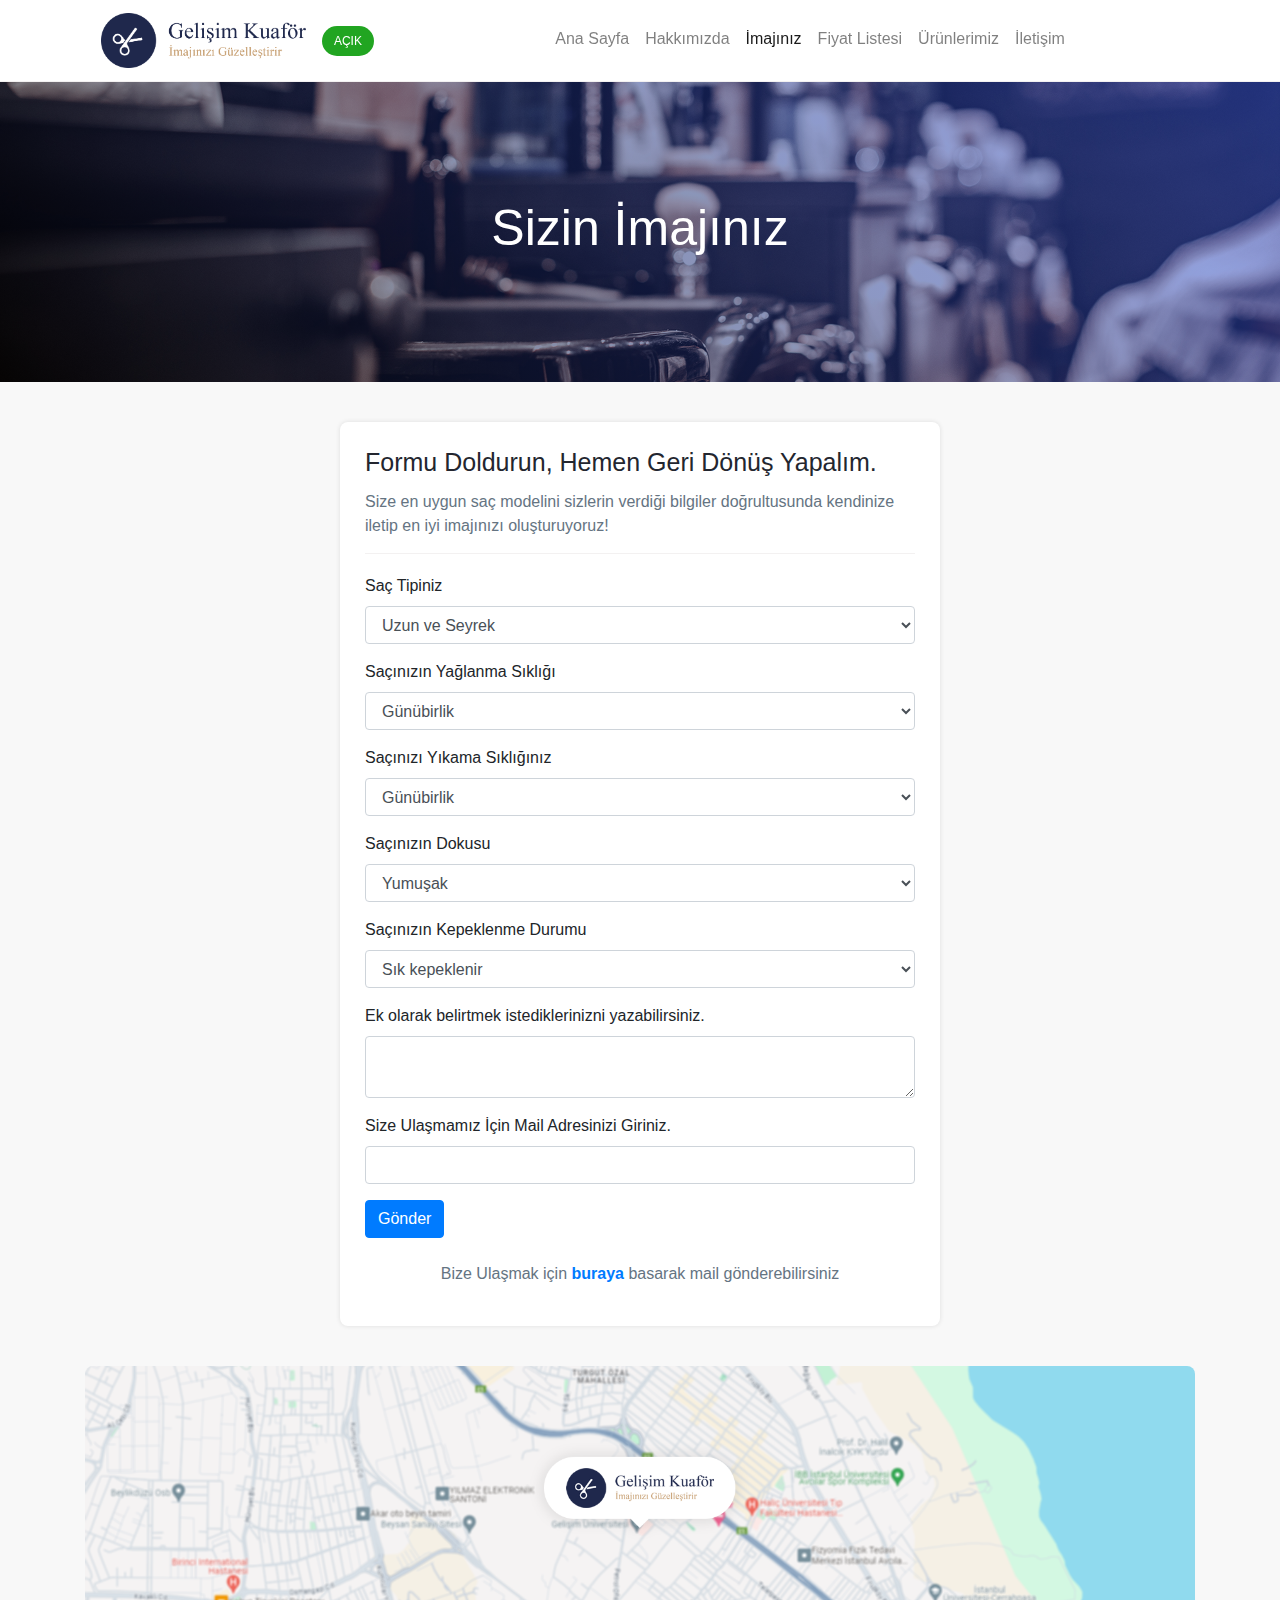
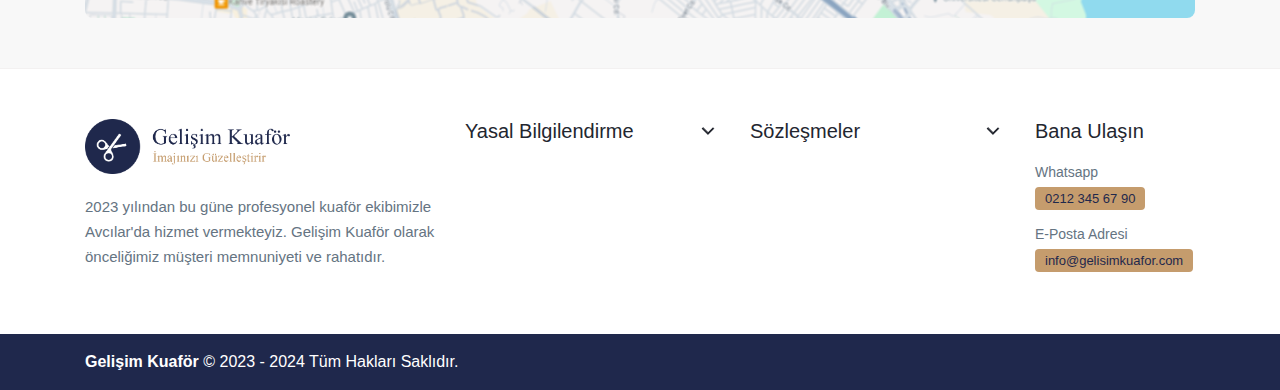
<file: imajiniz.html>
<!DOCTYPE html>
<html lang="tr">
<head>
    <meta charset="UTF-8">
    <meta name="viewport" content="width=device-width, initial-scale=1.0">
    <link rel="stylesheet" href="https://cdn.jsdelivr.net/npm/bootstrap@4.6.2/dist/css/bootstrap.min.css">
    <link rel="stylesheet" href="css/style.css">
    <title>Gelişim Kuaför - İmajınızı Güzelleştirir</title>
</head>
<body onload="isletmeDurumu()">
    
    <style>
        .slider img.sliderBg {
            max-height: 300px;
        }
    </style>

    <header>
        <div class="container">
            <nav class="navbar navbar-expand-lg navbar-light">
                <a class="navbar-brand" href="index.html">
                    <img class="normalLogo" style="height: 55px" src="img/logo.png" alt="Gelişim Kuaför">
                    <img class="whiteLogo" style="height: 55px" src="img/beyaz-logo.png" alt="Gelişim Kuaför">
                </a>
                <span id="durum"></span>
                <button class="navbar-toggler" type="button" data-toggle="collapse" data-target="#navbarNavAltMarkup" aria-controls="navbarNavAltMarkup" aria-expanded="false" aria-label="Toggle navigation">
                <span class="navbar-toggler-icon"></span>
                </button>
                <div class="collapse navbar-collapse justify-content-end" id="navbarNavAltMarkup">
                <div class="navbar-nav">
                    <a class="nav-link" href="index.html">Ana Sayfa</a>
                    <a class="nav-link" href="hakkimizda.html">Hakkımızda</a>
                    <a class="nav-link active" href="imajiniz.html">İmajınız</a>
                    <a class="nav-link" href="fiyat-listesi.php">Fiyat Listesi</a>
                    <a class="nav-link" href="urunlerimiz.html">Ürünlerimiz</a>
                    <a class="nav-link" href="iletisim.html">İletişim</a>
                    <a class="nav-link" id="toggleButton"><strong>Gece Modu</strong></a>
                </div>
                </div>
            </nav>
        </div>
    </header>

    <div class="mainContent">
        <div class="slider">
            <img class="sliderBg" src="img/slider-1.jpg" alt="Slider">
            <div class="sliderDetail">
                <h1>Sizin İmajınız</h1>
            </div>
        </div>
        <div class="contactForm">
            <div class="container">
                <form id="form" action="php/imajiniz.php" method="post">
                    <h3>Formu Doldurun, Hemen Geri Dönüş Yapalım.</h3>
                    <span>Size en uygun saç modelini sizlerin verdiği bilgiler doğrultusunda kendinize iletip en iyi imajınızı oluşturuyoruz!</span>
                    <div class="form-group">
                        <label for="exampleInputEmail1">Saç Tipiniz</label>
                        <select type="text" class="form-control" name="sac_tipi" required>
                            <option value="Uzun ve Seyrek">Uzun ve Seyrek</option>
                            <option value="Uzun ve Gür">Uzun ve Gür</option>
                            <option value="Uzun ve Sık">Uzun ve Sık</option>
                            <option value="Kısa ve Seyrek" >Kısa ve Seyrek</option>
                            <option value="Kısa ve Gür" >Kısa ve Gür</option>
                            <option value="Kısa ve Sık" >Kısa ve Sık</option>
                        </select>
                    </div>

                    <div class="form-group">
                        <label for="exampleInputEmail1">Saçınızın Yağlanma Sıklığı</label>
                        <select type="text" class="form-control" name="sac_yag" required>
                            <option value="Günübirlik" >Günübirlik</option>
                            <option value="2 Günde bir" >2 Günde bir</option>
                            <option value="3 Günde bir" >3 Günde bir</option>
                            <option value="Haftada bir" >Haftada bir</option>
                        </select>
                    </div>

                    <div class="form-group">
                        <label for="exampleInputEmail1">Saçınızı Yıkama Sıklığınız</label>
                        <select type="text" class="form-control" name="sac_yikama" required>
                            <option value="Günübirlik" >Günübirlik</option>
                            <option value="Günde 2 kez" >Günde 2 kez</option>
                            <option value="2 Günde 1" >2 Günde 1</option>
                            <option value="3 Günde 1" >3 Günde 1</option>
                            <option value="4 günde 1" >4 günde 1</option>
                            <option value="Haftada 1" >Haftada 1</option>
                        </select>
                    </div>

                    <div class="form-group">
                        <label for="exampleInputEmail1">Saçınızın Dokusu</label>
                        <select type="text" class="form-control" name="sac_doku" required>
                            <option value="Yumuşak" >Yumuşak</option>
                            <option value="Sert" >Sert</option>
                        </select>
                    </div>

                    <div class="form-group">
                        <label for="exampleInputEmail1">Saçınızın Kepeklenme Durumu</label>
                        <select type="text" class="form-control" name="sac_kepek" required>
                            <option value="Sık kepeklenir" >Sık kepeklenir</option>
                            <option value="Ara Sıra Kepeklenir" >Ara Sıra Kepeklenir</option>
                            <option value="Az Kepeklenir" >Az Kepeklenir</option>
                        </select>
                    </div>

                    <div class="form-group">
                        <label for="exampleInputEmail1">Ek olarak belirtmek istediklerinizni yazabilirsiniz.</label>
                        <textarea name="note" class="form-control" id="" required></textarea>
                    </div>

                    <div class="form-group">
                        <label for="exampleInputEmail1">Size Ulaşmamız İçin Mail Adresinizi Giriniz.</label>
                        <input type="text" name="email" email class="form-control" id="" required>
                    </div>

                    <button type="submit" name="submit" class="btn btn-primary mb-4">Gönder</button>
                    <p>Bize Ulaşmak için <a href="mailto:info@gelisimkuafor.com">buraya</a> basarak mail gönderebilirsiniz</p>

                    <div class="thankYouMessage">Form gönderildi, teşekkürler. Ekiplerimiz en kısa zamanda sizlere geri dönüş yapılacaktır.</div>
                </form>
            </div>
        </div>
    </div>

    <footer>
        <div class="googleMap">
            <div class="container">
                <div class="row">
                    <div class="col-md-12">
                        <img src="img/map-small.png">
                    </div>
                </div>
            </div>
        </div>
        
        <div class="footerContent">
            <div class="container">
                <div class="footerMenu">
                    <div class="row">
                        <div class="col-lg-4 col-md-6 col-sm-12">
                            <div class="menuItem">
                                <div class="mainLogo">
                                    <a href="index.html">
                                        <img class="normalLogo" style="height: 55px" src="img/logo.png" alt="Gelişim Kuaför">
                                        <img class="whiteLogo" style="height: 55px" src="img/beyaz-logo.png" alt="Gelişim Kuaför">
                                    </a>
                                </div>
                                <div class="siteDesc">
                                    <p>2023 yılından bu güne profesyonel kuaför ekibimizle Avcılar'da hizmet vermekteyiz. Gelişim Kuaför olarak önceliğimiz müşteri memnuniyeti ve rahatıdır.</p>
                                </div>
                            </div>
                        </div>
                        <div class="col-lg-3 col-md-6 col-sm-12 mb-4">
                            <div class="menuItem">
                                <h4 class="dropdown">Yasal Bilgilendirme <img src="img/arrow.png"></h4>
                                <ul class="noList subMenu">
                                    <li><a href="gizlilik-politikasi.html">Gizlilik Politikası</a></li>
                                    <li><a href="cerez-politikasi.html">Çerez Politikası</a></li>
                                    <li><a href="kullanim-kosullari.html">Kullanım Koşulları</a></li>
                                </ul>
                            </div>
                        </div>
                        <div class="col-lg-3 col-md-6 col-sm-12 mb-4">
                            <div class="menuItem">
                                <h4 class="dropdown">Sözleşmeler <img src="img/arrow.png"></h4>
                                <ul class="noList subMenu">
                                    <li><a href="iptal-ve-iade-kosullari.html">İptal ve İade Koşulları</a></li>
                                </ul>
                            </div>
                        </div>
                        <div class="col-lg-2 col-md-6 col-sm-12">
                            <div class="menuItem">
                                <h4>Bana Ulaşın</h4>
                                <ul class="noList">
                                    <li><a target="_blank" href="https://wa.me/902123456790">Whatsapp <span class="badge">0212 345 67 90</span></a></li>
                                    <li><a target="_blank" href="mailto:info@gelisimkuafor.com">E-Posta Adresi <span class="badge">info@gelisimkuafor.com</span></a></li>
                                </ul>
                            </div>
                        </div>
                    </div>
                </div>
            </div>
        </div>
        <div class="footerBottom">
            <div class="container">
                <div class="row align-items-center pt-3 pb-3">
                    <div class="col-lg-6 col-md-12 col-sm-12">
                        <span><strong>Gelişim Kuaför</strong> © 2023 - 2024 Tüm Hakları Saklıdır.</span>
                    </div>
                    <div class="col-lg-6 col-md-12 col-sm-12">
                        <div class="footerSocial">
                            <ul class="noList d-flex align-items-center justify-content-end">
                                <li><a target="_blank" href="https://www.facebook.com/gelisimedu"><i class="ri-facebook-circle-line"></i></a></li>
                                <li><a target="_blank" href="https://www.instagram.com/igugelisim/"><i class="ri ri-instagram-line"></i></a></li>
                            </ul>
                        </div>
                    </div>
                </div>
            </div>
        </div>
    </footer>

    <button id="scrollToTopBtn" onclick="scrollToTop()"><img src="img/up-icon.png"></button>

    <script src="https://cdn.jsdelivr.net/npm/jquery@3.5.1/dist/jquery.slim.min.js"></script>
    <script src="https://cdn.jsdelivr.net/npm/popper.js@1.16.1/dist/umd/popper.min.js"></script>
    <script src="https://cdn.jsdelivr.net/npm/bootstrap@4.6.2/dist/js/bootstrap.min.js"></script>
    <script src="js/main.js"></script>
    
</body>
</html>
</file>
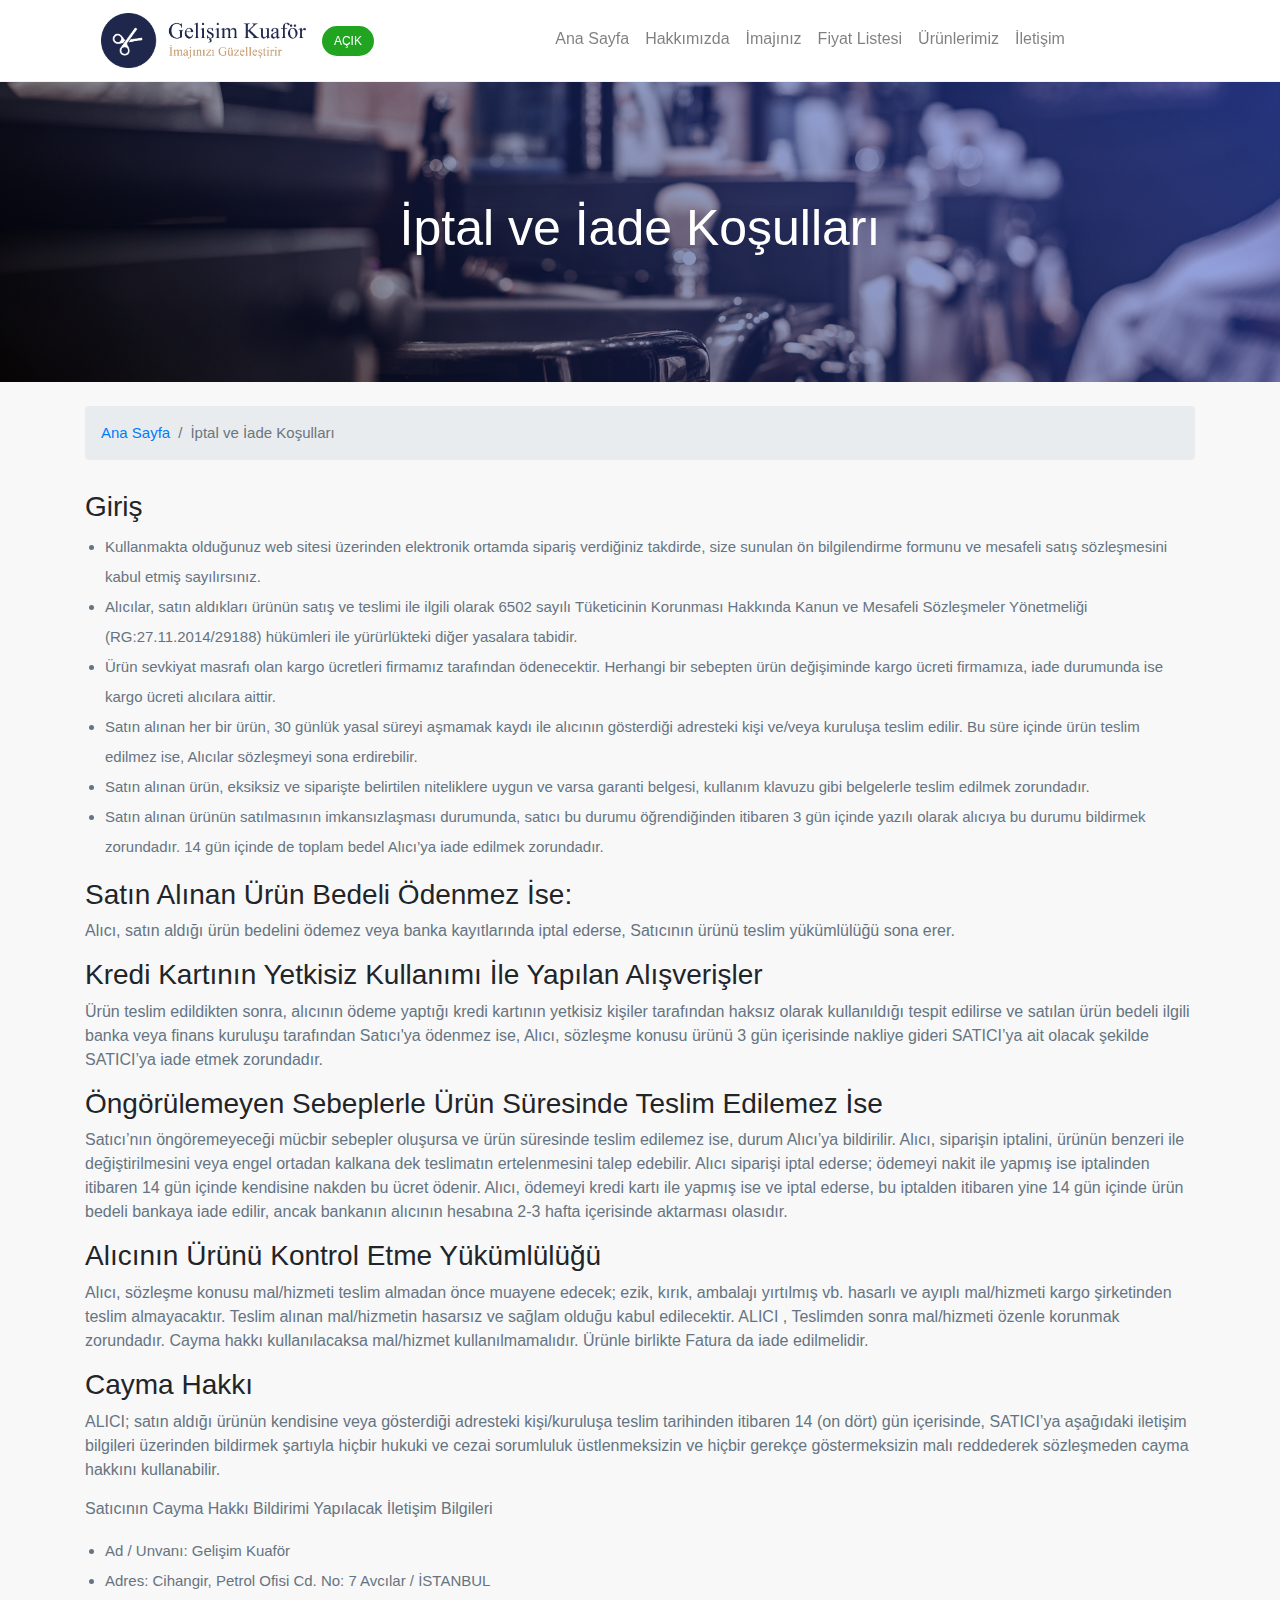
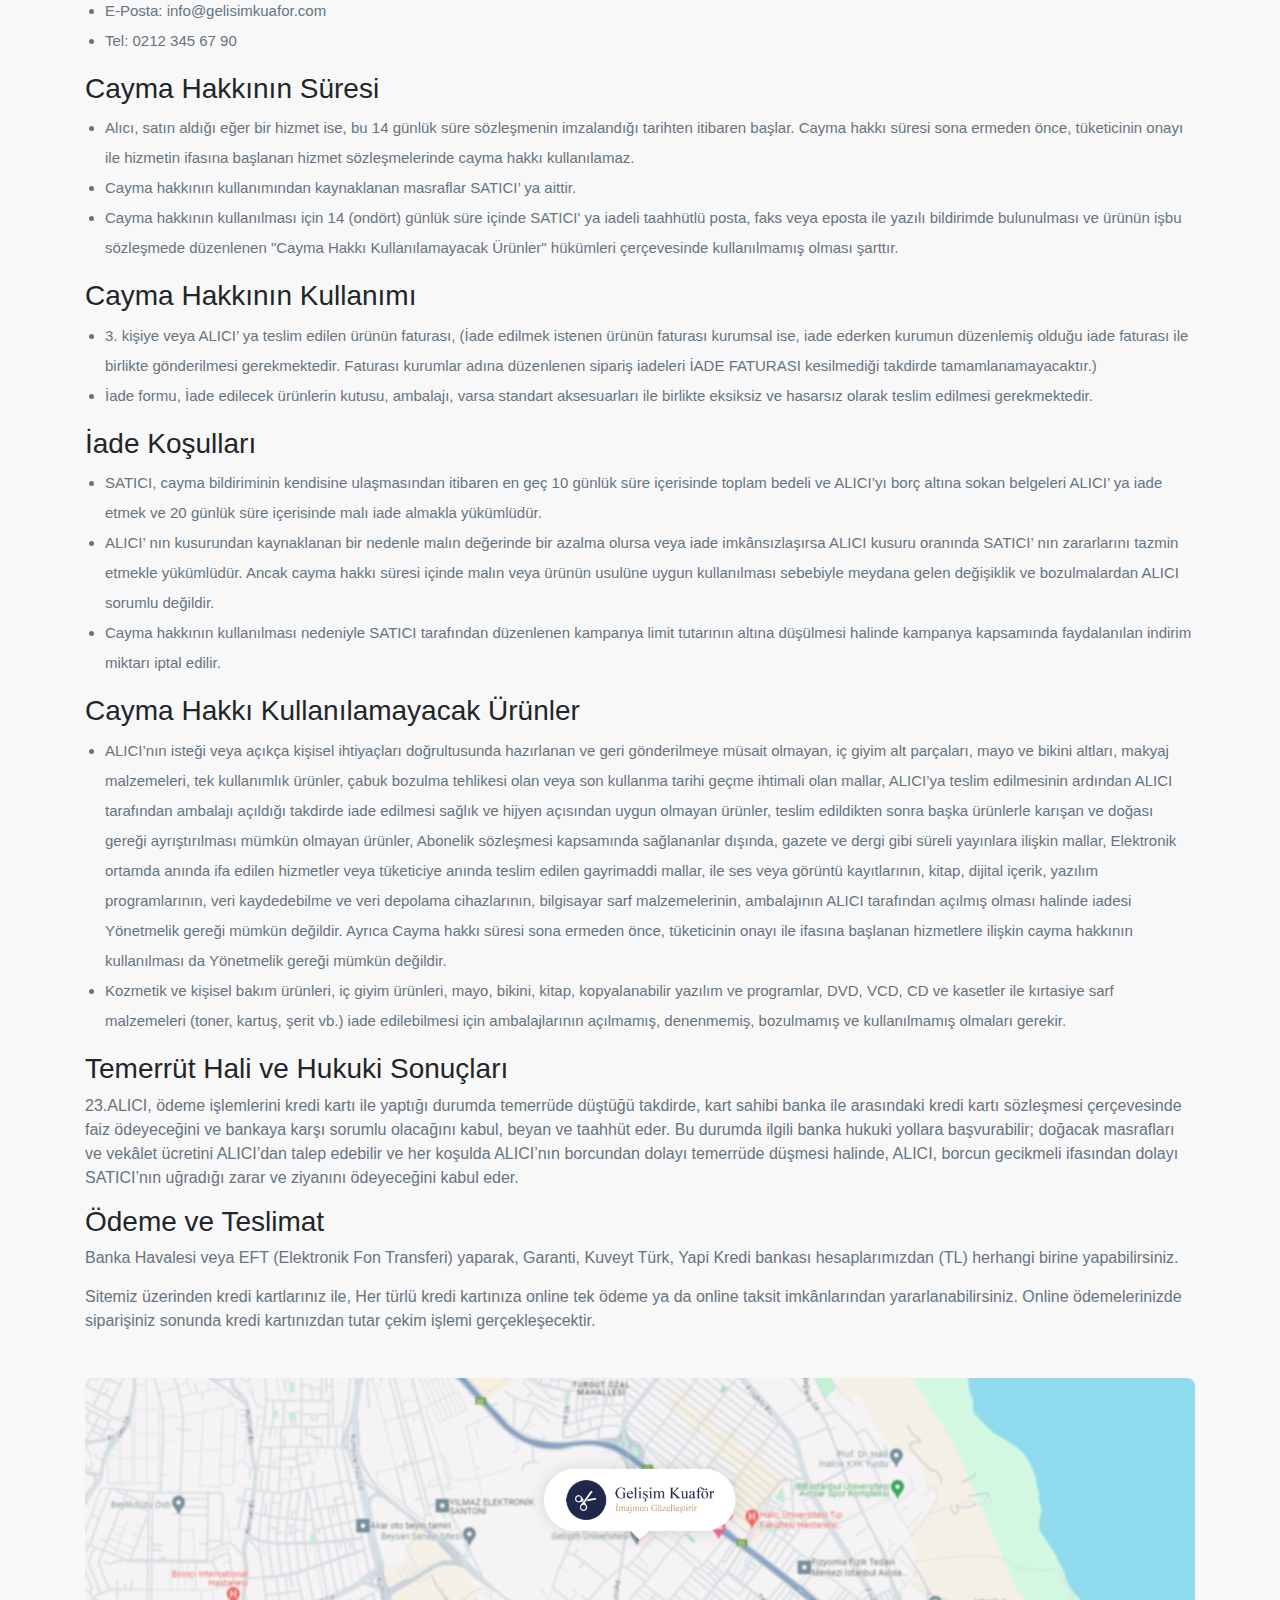
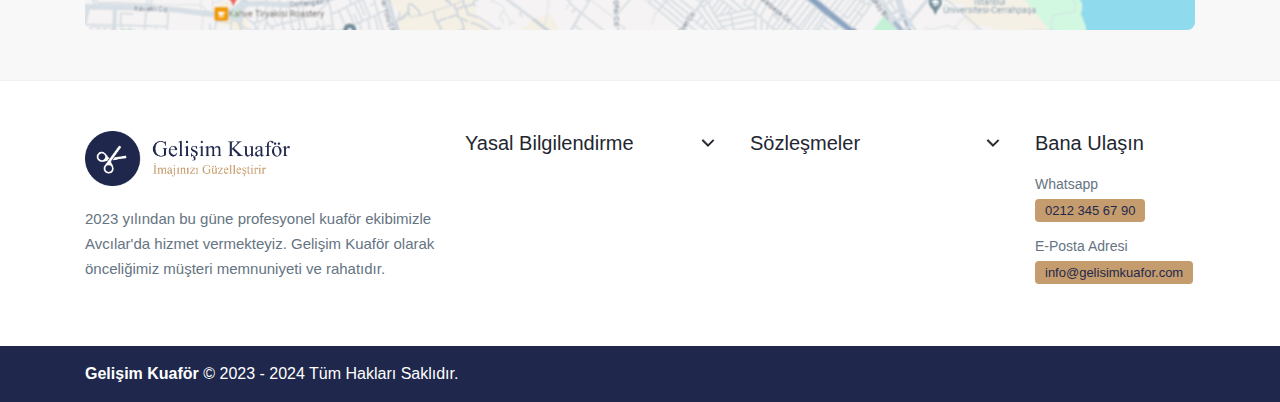
<file: iptal-ve-iade-kosullari.html>
<!DOCTYPE html>
<html lang="tr">
<head>
    <meta charset="UTF-8">
    <meta name="viewport" content="width=device-width, initial-scale=1.0">
    <link rel="stylesheet" href="https://cdn.jsdelivr.net/npm/bootstrap@4.6.2/dist/css/bootstrap.min.css">
    <link rel="stylesheet" href="css/style.css">
    <title>Gelişim Kuaför - İmajınızı Güzelleştirir</title>
</head>
<body onload="isletmeDurumu()">

    <style>
        .slider img.sliderBg {
            max-height: 300px;
        }
    </style>

    <header>
        <div class="container">
            <nav class="navbar navbar-expand-lg navbar-light">
                <a class="navbar-brand" href="index.html">
                    <img class="normalLogo" style="height: 55px" src="img/logo.png" alt="Gelişim Kuaför">
                    <img class="whiteLogo" style="height: 55px" src="img/beyaz-logo.png" alt="Gelişim Kuaför">
                </a>
                <span id="durum"></span>
                <button class="navbar-toggler" type="button" data-toggle="collapse" data-target="#navbarNavAltMarkup" aria-controls="navbarNavAltMarkup" aria-expanded="false" aria-label="Toggle navigation">
                <span class="navbar-toggler-icon"></span>
                </button>
                <div class="collapse navbar-collapse justify-content-end" id="navbarNavAltMarkup">
                <div class="navbar-nav">
                    <a class="nav-link" href="index.html">Ana Sayfa</a>
                    <a class="nav-link" href="hakkimizda.html">Hakkımızda</a>
                    <a class="nav-link" href="imajiniz.html">İmajınız</a>
                    <a class="nav-link" href="fiyat-listesi.php">Fiyat Listesi</a>
                    <a class="nav-link" href="urunlerimiz.html">Ürünlerimiz</a>
                    <a class="nav-link" href="iletisim.html">İletişim</a>
                    <a class="nav-link" id="toggleButton"><strong>Gece Modu</strong></a>
                </div>
                </div>
            </nav>
        </div>
    </header>

    <div class="mainContent">
        <div class="slider">
            <img class="sliderBg" src="img/slider-1.jpg" alt="Slider">
            <div class="sliderDetail">
                <h1>İptal ve İade Koşulları</h1>
            </div>
        </div>
        <div class="container">
            <nav aria-label="breadcrumb">
                <ol class="breadcrumb mb-0 mt-4">
                  <li class="breadcrumb-item"><a href="index.html">Ana Sayfa</a></li>
                  <li class="breadcrumb-item active" aria-current="page">İptal ve İade Koşulları</li>
                </ol>
            </nav>
            <div class="singleContent">
                <h3>Giriş</h3>
                <ul>
                    <li>Kullanmakta olduğunuz web sitesi üzerinden elektronik ortamda sipariş verdiğiniz takdirde, size sunulan ön bilgilendirme formunu ve mesafeli satış sözleşmesini kabul etmiş sayılırsınız.</li>
                    <li>Alıcılar, satın aldıkları ürünün satış ve teslimi ile ilgili olarak 6502 sayılı Tüketicinin Korunması Hakkında Kanun ve Mesafeli Sözleşmeler Yönetmeliği (RG:27.11.2014/29188) hükümleri ile yürürlükteki diğer yasalara tabidir.</li>
                    <li>Ürün sevkiyat masrafı olan kargo ücretleri firmamız tarafından ödenecektir. Herhangi bir sebepten ürün değişiminde kargo ücreti firmamıza, iade durumunda ise kargo ücreti alıcılara aittir.</li>
                    <li>Satın alınan her bir ürün, 30 günlük yasal süreyi aşmamak kaydı ile  alıcının gösterdiği adresteki kişi ve/veya kuruluşa teslim edilir. Bu süre içinde ürün teslim edilmez ise,  Alıcılar sözleşmeyi sona erdirebilir.</li>
                    <li>Satın alınan ürün, eksiksiz ve siparişte belirtilen niteliklere uygun ve varsa garanti belgesi, kullanım klavuzu gibi belgelerle teslim edilmek zorundadır.</li>
                    <li>Satın alınan ürünün satılmasının imkansızlaşması durumunda, satıcı bu durumu öğrendiğinden itibaren 3 gün içinde yazılı olarak alıcıya bu durumu bildirmek zorundadır. 14 gün içinde de toplam bedel Alıcı’ya iade edilmek zorundadır. </li>
                </ul>
                <h3>Satın Alınan Ürün Bedeli Ödenmez İse:</h3>
                <p>Alıcı, satın aldığı ürün bedelini ödemez veya banka kayıtlarında iptal ederse, Satıcının ürünü teslim yükümlülüğü sona erer.</p>
                <h3>Kredi Kartının Yetkisiz Kullanımı İle Yapılan Alışverişler</h3>
                <p>Ürün teslim edildikten sonra, alıcının ödeme yaptığı kredi kartının yetkisiz kişiler tarafından haksız olarak kullanıldığı tespit edilirse ve satılan ürün bedeli ilgili banka veya finans kuruluşu tarafından Satıcı'ya ödenmez ise, Alıcı, sözleşme konusu ürünü 3 gün içerisinde nakliye gideri SATICI’ya ait olacak şekilde SATICI’ya iade etmek zorundadır.</p>
                <h3>Öngörülemeyen Sebeplerle Ürün Süresinde Teslim Edilemez İse</h3>
                <p>Satıcı’nın öngöremeyeceği mücbir sebepler oluşursa ve ürün süresinde teslim edilemez ise, durum Alıcı’ya bildirilir. Alıcı, siparişin iptalini, ürünün benzeri ile değiştirilmesini veya engel ortadan kalkana dek teslimatın ertelenmesini talep edebilir. Alıcı siparişi iptal ederse; ödemeyi nakit ile yapmış ise iptalinden itibaren 14 gün içinde kendisine nakden bu ücret ödenir. Alıcı, ödemeyi kredi kartı ile yapmış ise ve iptal ederse, bu iptalden itibaren yine 14 gün içinde ürün bedeli bankaya iade edilir, ancak bankanın alıcının hesabına 2-3 hafta içerisinde aktarması olasıdır.</p>
                <h3>Alıcının Ürünü Kontrol Etme Yükümlülüğü</h3>
                <p>Alıcı, sözleşme konusu mal/hizmeti teslim almadan önce muayene edecek; ezik, kırık, ambalajı yırtılmış vb. hasarlı ve ayıplı mal/hizmeti kargo şirketinden teslim almayacaktır. Teslim alınan mal/hizmetin hasarsız ve sağlam olduğu kabul edilecektir. ALICI , Teslimden sonra mal/hizmeti özenle korunmak zorundadır. Cayma hakkı kullanılacaksa mal/hizmet kullanılmamalıdır. Ürünle birlikte Fatura da iade edilmelidir.</p>
                <h3>Cayma Hakkı</h3>
                <p>ALICI; satın aldığı ürünün kendisine veya gösterdiği adresteki kişi/kuruluşa teslim tarihinden itibaren 14 (on dört) gün içerisinde, SATICI’ya aşağıdaki iletişim bilgileri üzerinden bildirmek şartıyla hiçbir hukuki ve cezai sorumluluk üstlenmeksizin ve hiçbir gerekçe göstermeksizin malı reddederek sözleşmeden cayma hakkını kullanabilir.</p>
                <p>Satıcının Cayma Hakkı Bildirimi Yapılacak İletişim Bilgileri</p>
                <ul>
                    <li>Ad / Unvanı: Gelişim Kuaför</li>
                    <li>Adres: Cihangir, Petrol Ofisi Cd. No: 7 Avcılar / İSTANBUL</li>
                    <li>E-Posta: info@gelisimkuafor.com</li>
                    <li>Tel: 0212 345 67 90</li>
                </ul>
                <h3>Cayma Hakkının Süresi</h3>
                <ul>
                    <li>Alıcı, satın aldığı eğer bir hizmet  ise, bu 14 günlük süre sözleşmenin imzalandığı tarihten itibaren başlar. Cayma hakkı süresi sona ermeden önce, tüketicinin onayı ile hizmetin ifasına başlanan hizmet sözleşmelerinde cayma hakkı kullanılamaz.</li>
                    <li>Cayma hakkının kullanımından kaynaklanan masraflar SATICI’ ya aittir.</li>
                    <li>Cayma hakkının kullanılması için 14 (ondört) günlük süre içinde SATICI' ya iadeli taahhütlü posta, faks veya eposta ile yazılı bildirimde bulunulması ve ürünün işbu sözleşmede düzenlenen "Cayma Hakkı Kullanılamayacak Ürünler" hükümleri çerçevesinde kullanılmamış olması şarttır.</li>
                </ul>
                <h3>Cayma Hakkının Kullanımı</h3>
                <ul>
                    <li>3. kişiye veya ALICI’ ya teslim edilen ürünün faturası, (İade edilmek istenen ürünün faturası kurumsal ise, iade ederken kurumun düzenlemiş olduğu iade faturası ile birlikte gönderilmesi gerekmektedir. Faturası kurumlar adına düzenlenen sipariş iadeleri İADE FATURASI kesilmediği takdirde tamamlanamayacaktır.)</li>
                    <li>İade formu, İade edilecek ürünlerin kutusu, ambalajı, varsa standart aksesuarları ile birlikte eksiksiz ve hasarsız olarak teslim edilmesi gerekmektedir.</li>
                </ul>
                <h3>İade Koşulları</h3>
                <ul>
                    <li>SATICI, cayma bildiriminin kendisine ulaşmasından itibaren en geç 10 günlük süre içerisinde toplam bedeli ve ALICI’yı borç altına sokan belgeleri ALICI’ ya iade etmek ve 20 günlük süre içerisinde malı iade almakla yükümlüdür.</li>
                    <li>ALICI’ nın kusurundan kaynaklanan bir nedenle malın değerinde bir azalma olursa veya iade imkânsızlaşırsa ALICI kusuru oranında SATICI’ nın zararlarını tazmin etmekle yükümlüdür. Ancak cayma hakkı süresi içinde malın veya ürünün usulüne uygun kullanılması sebebiyle meydana gelen değişiklik ve bozulmalardan ALICI sorumlu değildir.</li>
                    <li>Cayma hakkının kullanılması nedeniyle SATICI tarafından düzenlenen kampanya limit tutarının altına düşülmesi halinde kampanya kapsamında faydalanılan indirim miktarı iptal edilir.</li>
                </ul>
                <h3>Cayma Hakkı Kullanılamayacak Ürünler</h3>
                <ul>
                    <li>ALICI’nın isteği veya açıkça kişisel ihtiyaçları doğrultusunda hazırlanan ve geri gönderilmeye müsait olmayan, iç giyim alt parçaları, mayo ve bikini altları, makyaj malzemeleri, tek kullanımlık ürünler, çabuk bozulma tehlikesi olan veya son kullanma tarihi geçme ihtimali olan mallar, ALICI’ya teslim edilmesinin ardından ALICI tarafından ambalajı açıldığı takdirde iade edilmesi sağlık ve hijyen açısından uygun olmayan ürünler, teslim edildikten sonra başka ürünlerle karışan ve doğası gereği ayrıştırılması mümkün olmayan ürünler, Abonelik sözleşmesi kapsamında sağlananlar dışında, gazete ve dergi gibi süreli yayınlara ilişkin mallar, Elektronik ortamda anında ifa edilen hizmetler veya tüketiciye anında teslim edilen gayrimaddi mallar, ile ses veya görüntü kayıtlarının, kitap, dijital içerik, yazılım programlarının, veri kaydedebilme ve veri depolama cihazlarının, bilgisayar sarf malzemelerinin, ambalajının ALICI tarafından açılmış olması halinde iadesi Yönetmelik gereği mümkün değildir. Ayrıca Cayma hakkı süresi sona ermeden önce, tüketicinin onayı ile ifasına başlanan hizmetlere ilişkin cayma hakkının kullanılması da Yönetmelik gereği mümkün değildir.</li>
                    <li>Kozmetik ve kişisel bakım ürünleri, iç giyim ürünleri, mayo, bikini, kitap, kopyalanabilir yazılım ve programlar, DVD, VCD, CD ve kasetler ile kırtasiye sarf malzemeleri (toner, kartuş, şerit vb.) iade edilebilmesi için ambalajlarının açılmamış, denenmemiş, bozulmamış ve kullanılmamış olmaları gerekir.</li>
                </ul>
                <h3>Temerrüt Hali ve Hukuki Sonuçları</h3>
                <p>23.ALICI, ödeme işlemlerini  kredi kartı ile yaptığı durumda temerrüde düştüğü takdirde, kart sahibi banka ile arasındaki kredi kartı sözleşmesi çerçevesinde faiz ödeyeceğini ve bankaya karşı sorumlu olacağını kabul, beyan ve taahhüt eder. Bu durumda ilgili banka hukuki yollara başvurabilir; doğacak masrafları ve vekâlet ücretini ALICI’dan talep edebilir ve her koşulda ALICI’nın borcundan dolayı temerrüde düşmesi halinde, ALICI, borcun gecikmeli ifasından dolayı SATICI’nın uğradığı zarar ve ziyanını ödeyeceğini kabul eder.</p>
                <h3>Ödeme ve Teslimat</h3>
                <p>Banka Havalesi veya EFT (Elektronik Fon Transferi) yaparak, Garanti, Kuveyt Türk, Yapi Kredi bankası hesaplarımızdan (TL) herhangi birine yapabilirsiniz.</p>
                <p>Sitemiz üzerinden kredi kartlarınız ile, Her türlü kredi kartınıza online tek ödeme ya da online taksit imkânlarından yararlanabilirsiniz. Online ödemelerinizde siparişiniz sonunda kredi kartınızdan tutar çekim işlemi gerçekleşecektir.</p>
            </div>
        </div>
    </div>

    <footer>
        <div class="googleMap">
            <div class="container">
                <div class="row">
                    <div class="col-md-12">
                        <img src="img/map-small.png">
                    </div>
                </div>
            </div>
        </div>
        
        <div class="footerContent">
            <div class="container">
                <div class="footerMenu">
                    <div class="row">
                        <div class="col-lg-4 col-md-6 col-sm-12">
                            <div class="menuItem">
                                <div class="mainLogo">
                                    <a href="index.html">
                                        <img class="normalLogo" style="height: 55px" src="img/logo.png" alt="Gelişim Kuaför">
                                        <img class="whiteLogo" style="height: 55px" src="img/beyaz-logo.png" alt="Gelişim Kuaför">
                                    </a>
                                </div>
                                <div class="siteDesc">
                                    <p>2023 yılından bu güne profesyonel kuaför ekibimizle Avcılar'da hizmet vermekteyiz. Gelişim Kuaför olarak önceliğimiz müşteri memnuniyeti ve rahatıdır.</p>
                                </div>
                            </div>
                        </div>
                        <div class="col-lg-3 col-md-6 col-sm-12 mb-4">
                            <div class="menuItem">
                                <h4 class="dropdown">Yasal Bilgilendirme <img src="img/arrow.png"></h4>
                                <ul class="noList subMenu">
                                    <li><a href="gizlilik-politikasi.html">Gizlilik Politikası</a></li>
                                    <li><a href="cerez-politikasi.html">Çerez Politikası</a></li>
                                    <li><a href="kullanim-kosullari.html">Kullanım Koşulları</a></li>
                                </ul>
                            </div>
                        </div>
                        <div class="col-lg-3 col-md-6 col-sm-12 mb-4">
                            <div class="menuItem">
                                <h4 class="dropdown">Sözleşmeler <img src="img/arrow.png"></h4>
                                <ul class="noList subMenu">
                                    <li><a href="iptal-ve-iade-kosullari.html">İptal ve İade Koşulları</a></li>
                                </ul>
                            </div>
                        </div>
                        <div class="col-lg-2 col-md-6 col-sm-12">
                            <div class="menuItem">
                                <h4>Bana Ulaşın</h4>
                                <ul class="noList">
                                    <li><a target="_blank" href="https://wa.me/902123456790">Whatsapp <span class="badge">0212 345 67 90</span></a></li>
                                    <li><a target="_blank" href="mailto:info@gelisimkuafor.com">E-Posta Adresi <span class="badge">info@gelisimkuafor.com</span></a></li>
                                </ul>
                            </div>
                        </div>
                    </div>
                </div>
            </div>
        </div>
        <div class="footerBottom">
            <div class="container">
                <div class="row align-items-center pt-3 pb-3">
                    <div class="col-lg-6 col-md-12 col-sm-12">
                        <span><strong>Gelişim Kuaför</strong> © 2023 - 2024 Tüm Hakları Saklıdır.</span>
                    </div>
                    <div class="col-lg-6 col-md-12 col-sm-12">
                        <div class="footerSocial">
                            <ul class="noList d-flex align-items-center justify-content-end">
                                <li><a target="_blank" href="https://www.facebook.com/gelisimedu"><i class="ri-facebook-circle-line"></i></a></li>
                                <li><a target="_blank" href="https://www.instagram.com/igugelisim/"><i class="ri ri-instagram-line"></i></a></li>
                            </ul>
                        </div>
                    </div>
                </div>
            </div>
        </div>
    </footer>

    <button id="scrollToTopBtn" onclick="scrollToTop()"><img src="img/up-icon.png"></button>

    <script src="https://cdn.jsdelivr.net/npm/jquery@3.5.1/dist/jquery.slim.min.js"></script>
    <script src="https://cdn.jsdelivr.net/npm/popper.js@1.16.1/dist/umd/popper.min.js"></script>
    <script src="https://cdn.jsdelivr.net/npm/bootstrap@4.6.2/dist/js/bootstrap.min.js"></script>
    <script src="js/main.js"></script>
    
</body>
</html>
</file>
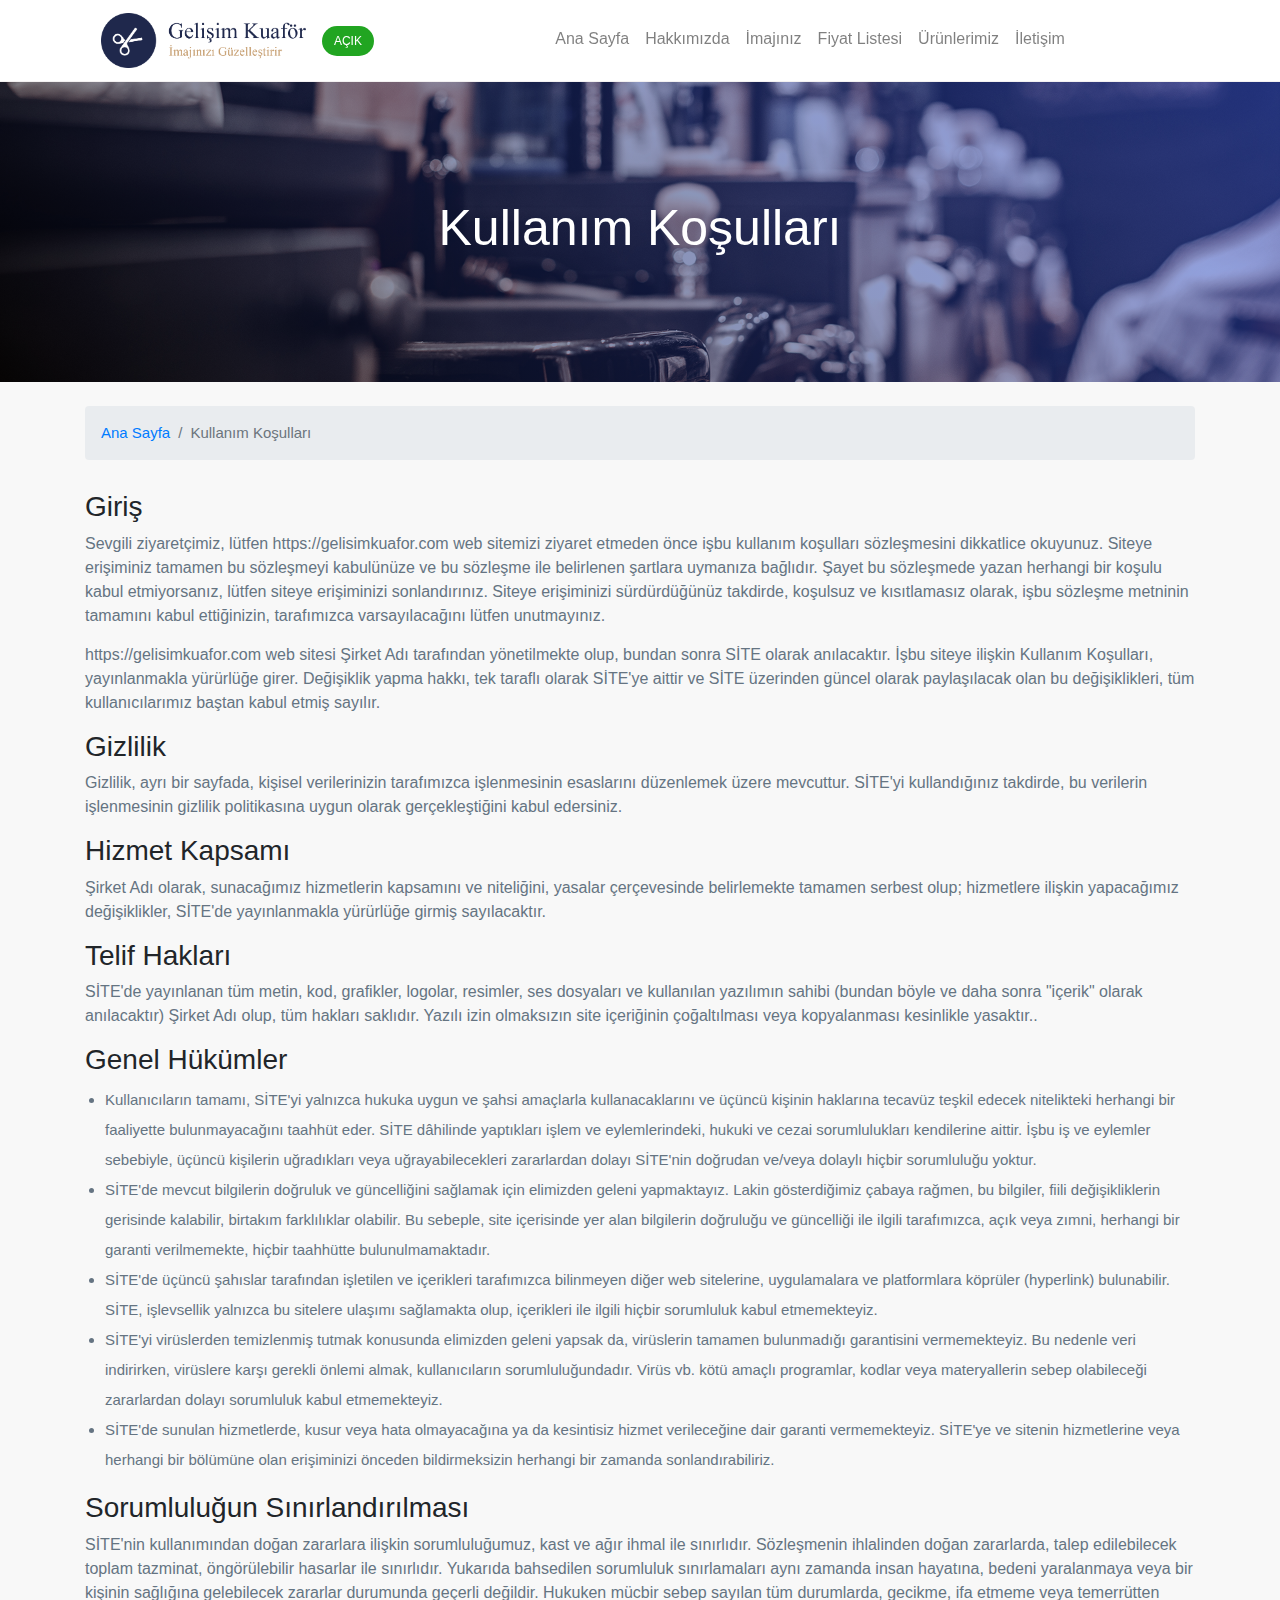
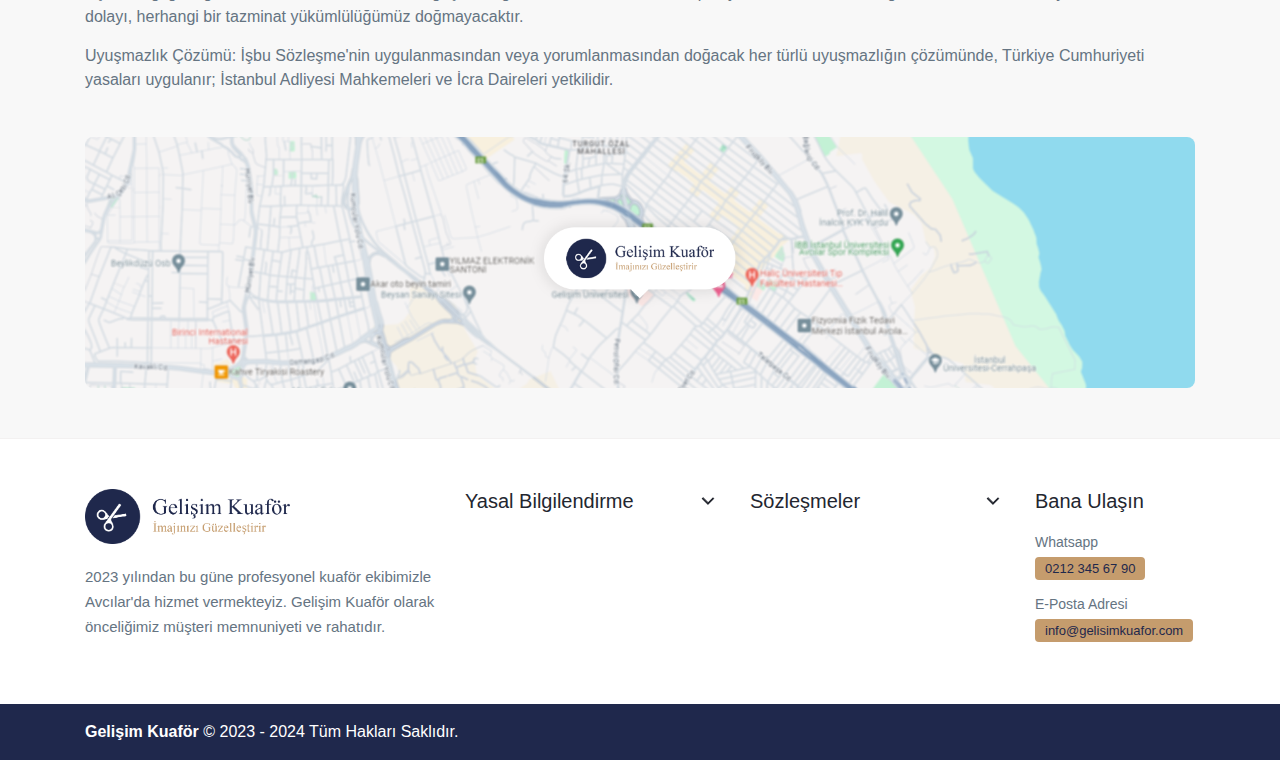
<file: kullanim-kosullari.html>
<!DOCTYPE html>
<html lang="tr">
<head>
    <meta charset="UTF-8">
    <meta name="viewport" content="width=device-width, initial-scale=1.0">
    <link rel="stylesheet" href="https://cdn.jsdelivr.net/npm/bootstrap@4.6.2/dist/css/bootstrap.min.css">
    <link rel="stylesheet" href="css/style.css">
    <title>Gelişim Kuaför - İmajınızı Güzelleştirir</title>
</head>
<body onload="isletmeDurumu()">

    <style>
        .slider img.sliderBg {
            max-height: 300px;
        }
    </style>

    <header>
        <div class="container">
            <nav class="navbar navbar-expand-lg navbar-light">
                <a class="navbar-brand" href="index.html">
                    <img class="normalLogo" style="height: 55px" src="img/logo.png" alt="Gelişim Kuaför">
                    <img class="whiteLogo" style="height: 55px" src="img/beyaz-logo.png" alt="Gelişim Kuaför">
                </a>
                <span id="durum"></span>
                <button class="navbar-toggler" type="button" data-toggle="collapse" data-target="#navbarNavAltMarkup" aria-controls="navbarNavAltMarkup" aria-expanded="false" aria-label="Toggle navigation">
                <span class="navbar-toggler-icon"></span>
                </button>
                <div class="collapse navbar-collapse justify-content-end" id="navbarNavAltMarkup">
                <div class="navbar-nav">
                    <a class="nav-link" href="index.html">Ana Sayfa</a>
                    <a class="nav-link" href="hakkimizda.html">Hakkımızda</a>
                    <a class="nav-link" href="imajiniz.html">İmajınız</a>
                    <a class="nav-link" href="fiyat-listesi.php">Fiyat Listesi</a>
                    <a class="nav-link" href="urunlerimiz.html">Ürünlerimiz</a>
                    <a class="nav-link" href="iletisim.html">İletişim</a>
                    <a class="nav-link" id="toggleButton"><strong>Gece Modu</strong></a>
                </div>
                </div>
            </nav>
        </div>
    </header>

    <div class="mainContent">
        <div class="slider">
            <img class="sliderBg" src="img/slider-1.jpg" alt="Slider">
            <div class="sliderDetail">
                <h1>Kullanım Koşulları</h1>
            </div>
        </div>
        <div class="container">
            <nav aria-label="breadcrumb">
                <ol class="breadcrumb mb-0 mt-4">
                  <li class="breadcrumb-item"><a href="index.html">Ana Sayfa</a></li>
                  <li class="breadcrumb-item active" aria-current="page">Kullanım Koşulları</li>
                </ol>
            </nav>
            <div class="singleContent">
                <h3>Giriş</h3>
                <p>Sevgili ziyaretçimiz, lütfen https://gelisimkuafor.com web sitemizi ziyaret etmeden önce işbu kullanım koşulları sözleşmesini dikkatlice okuyunuz. Siteye erişiminiz tamamen bu sözleşmeyi kabulünüze ve bu sözleşme ile belirlenen şartlara uymanıza bağlıdır. Şayet bu sözleşmede yazan herhangi bir koşulu kabul etmiyorsanız, lütfen siteye erişiminizi sonlandırınız. Siteye erişiminizi sürdürdüğünüz takdirde, koşulsuz ve kısıtlamasız olarak, işbu sözleşme metninin tamamını kabul ettiğinizin, tarafımızca varsayılacağını lütfen unutmayınız.</p>
                <p>https://gelisimkuafor.com web sitesi Şirket Adı tarafından yönetilmekte olup, bundan sonra SİTE olarak anılacaktır. İşbu siteye ilişkin Kullanım Koşulları, yayınlanmakla yürürlüğe girer. Değişiklik yapma hakkı, tek taraflı olarak SİTE'ye aittir ve SİTE üzerinden güncel olarak paylaşılacak olan bu değişiklikleri, tüm kullanıcılarımız baştan kabul etmiş sayılır.</p>
                <h3>Gizlilik</h3>
                <p>Gizlilik, ayrı bir sayfada, kişisel verilerinizin tarafımızca işlenmesinin esaslarını düzenlemek üzere mevcuttur. SİTE'yi kullandığınız takdirde, bu verilerin işlenmesinin gizlilik politikasına uygun olarak gerçekleştiğini kabul edersiniz.</p>
                <h3>Hizmet Kapsamı</h3>
                <p>Şirket Adı olarak, sunacağımız hizmetlerin kapsamını ve niteliğini, yasalar çerçevesinde belirlemekte tamamen serbest olup; hizmetlere ilişkin yapacağımız değişiklikler, SİTE'de yayınlanmakla yürürlüğe girmiş sayılacaktır.</p>
                <h3>Telif Hakları</h3>
                <p>SİTE'de yayınlanan tüm metin, kod, grafikler, logolar, resimler, ses dosyaları ve kullanılan yazılımın sahibi (bundan böyle ve daha sonra "içerik" olarak anılacaktır) Şirket Adı olup, tüm hakları saklıdır. Yazılı izin olmaksızın site içeriğinin çoğaltılması veya kopyalanması kesinlikle yasaktır..</p>
                <h3>Genel Hükümler</h3>
                <ul>
                    <li>Kullanıcıların tamamı, SİTE'yi yalnızca hukuka uygun ve şahsi amaçlarla kullanacaklarını ve üçüncü kişinin haklarına tecavüz teşkil edecek nitelikteki herhangi bir faaliyette bulunmayacağını taahhüt eder. SİTE dâhilinde yaptıkları işlem ve eylemlerindeki, hukuki ve cezai sorumlulukları kendilerine aittir. İşbu iş ve eylemler sebebiyle, üçüncü kişilerin uğradıkları veya uğrayabilecekleri zararlardan dolayı SİTE'nin doğrudan ve/veya dolaylı hiçbir sorumluluğu yoktur.</li>
                    <li>SİTE'de mevcut bilgilerin doğruluk ve güncelliğini sağlamak için elimizden geleni yapmaktayız. Lakin gösterdiğimiz çabaya rağmen, bu bilgiler, fiili değişikliklerin gerisinde kalabilir, birtakım farklılıklar olabilir. Bu sebeple, site içerisinde yer alan bilgilerin doğruluğu ve güncelliği ile ilgili tarafımızca, açık veya zımni, herhangi bir garanti verilmemekte, hiçbir taahhütte bulunulmamaktadır.</li>
                    <li>SİTE'de üçüncü şahıslar tarafından işletilen ve içerikleri tarafımızca bilinmeyen diğer web sitelerine, uygulamalara ve platformlara köprüler (hyperlink) bulunabilir. SİTE, işlevsellik yalnızca bu sitelere ulaşımı sağlamakta olup, içerikleri ile ilgili hiçbir sorumluluk kabul etmemekteyiz.</li>
                    <li>SİTE'yi virüslerden temizlenmiş tutmak konusunda elimizden geleni yapsak da, virüslerin tamamen bulunmadığı garantisini vermemekteyiz. Bu nedenle veri indirirken, virüslere karşı gerekli önlemi almak, kullanıcıların sorumluluğundadır. Virüs vb. kötü amaçlı programlar, kodlar veya materyallerin sebep olabileceği zararlardan dolayı sorumluluk kabul etmemekteyiz.</li>
                    <li>SİTE'de sunulan hizmetlerde, kusur veya hata olmayacağına ya da kesintisiz hizmet verileceğine dair garanti vermemekteyiz. SİTE'ye ve sitenin hizmetlerine veya herhangi bir bölümüne olan erişiminizi önceden bildirmeksizin herhangi bir zamanda sonlandırabiliriz.</li>
                </ul>
                <h3>Sorumluluğun Sınırlandırılması</h3>
                <p>SİTE'nin kullanımından doğan zararlara ilişkin sorumluluğumuz, kast ve ağır ihmal ile sınırlıdır. Sözleşmenin ihlalinden doğan zararlarda, talep edilebilecek toplam tazminat, öngörülebilir hasarlar ile sınırlıdır. Yukarıda bahsedilen sorumluluk sınırlamaları aynı zamanda insan hayatına, bedeni yaralanmaya veya bir kişinin sağlığına gelebilecek zararlar durumunda geçerli değildir. Hukuken mücbir sebep sayılan tüm durumlarda, gecikme, ifa etmeme veya temerrütten dolayı, herhangi bir tazminat yükümlülüğümüz doğmayacaktır.</p>
                <p>Uyuşmazlık Çözümü: İşbu Sözleşme'nin uygulanmasından veya yorumlanmasından doğacak her türlü uyuşmazlığın çözümünde, Türkiye Cumhuriyeti yasaları uygulanır; İstanbul Adliyesi Mahkemeleri ve İcra Daireleri yetkilidir.</p>
            </div>
        </div>
    </div>

    <footer>
        <div class="googleMap">
            <div class="container">
                <div class="row">
                    <div class="col-md-12">
                        <img src="img/map-small.png">
                    </div>
                </div>
            </div>
        </div>
        
        <div class="footerContent">
            <div class="container">
                <div class="footerMenu">
                    <div class="row">
                        <div class="col-lg-4 col-md-6 col-sm-12">
                            <div class="menuItem">
                                <div class="mainLogo">
                                    <a href="index.html">
                                        <img class="normalLogo" style="height: 55px" src="img/logo.png" alt="Gelişim Kuaför">
                                        <img class="whiteLogo" style="height: 55px" src="img/beyaz-logo.png" alt="Gelişim Kuaför">
                                    </a>
                                </div>
                                <div class="siteDesc">
                                    <p>2023 yılından bu güne profesyonel kuaför ekibimizle Avcılar'da hizmet vermekteyiz. Gelişim Kuaför olarak önceliğimiz müşteri memnuniyeti ve rahatıdır.</p>
                                </div>
                            </div>
                        </div>
                        <div class="col-lg-3 col-md-6 col-sm-12 mb-4">
                            <div class="menuItem">
                                <h4 class="dropdown">Yasal Bilgilendirme <img src="img/arrow.png"></h4>
                                <ul class="noList subMenu">
                                    <li><a href="gizlilik-politikasi.html">Gizlilik Politikası</a></li>
                                    <li><a href="cerez-politikasi.html">Çerez Politikası</a></li>
                                    <li><a href="kullanim-kosullari.html">Kullanım Koşulları</a></li>
                                </ul>
                            </div>
                        </div>
                        <div class="col-lg-3 col-md-6 col-sm-12 mb-4">
                            <div class="menuItem">
                                <h4 class="dropdown">Sözleşmeler <img src="img/arrow.png"></h4>
                                <ul class="noList subMenu">
                                    <li><a href="iptal-ve-iade-kosullari.html">İptal ve İade Koşulları</a></li>
                                </ul>
                            </div>
                        </div>
                        <div class="col-lg-2 col-md-6 col-sm-12">
                            <div class="menuItem">
                                <h4>Bana Ulaşın</h4>
                                <ul class="noList">
                                    <li><a target="_blank" href="https://wa.me/902123456790">Whatsapp <span class="badge">0212 345 67 90</span></a></li>
                                    <li><a target="_blank" href="mailto:info@gelisimkuafor.com">E-Posta Adresi <span class="badge">info@gelisimkuafor.com</span></a></li>
                                </ul>
                            </div>
                        </div>
                    </div>
                </div>
            </div>
        </div>
        <div class="footerBottom">
            <div class="container">
                <div class="row align-items-center pt-3 pb-3">
                    <div class="col-lg-6 col-md-12 col-sm-12">
                        <span><strong>Gelişim Kuaför</strong> © 2023 - 2024 Tüm Hakları Saklıdır.</span>
                    </div>
                    <div class="col-lg-6 col-md-12 col-sm-12">
                        <div class="footerSocial">
                            <ul class="noList d-flex align-items-center justify-content-end">
                                <li><a target="_blank" href="https://www.facebook.com/gelisimedu"><i class="ri-facebook-circle-line"></i></a></li>
                                <li><a target="_blank" href="https://www.instagram.com/igugelisim/"><i class="ri ri-instagram-line"></i></a></li>
                            </ul>
                        </div>
                    </div>
                </div>
            </div>
        </div>
    </footer>

    <button id="scrollToTopBtn" onclick="scrollToTop()"><img src="img/up-icon.png"></button>

    <script src="https://cdn.jsdelivr.net/npm/jquery@3.5.1/dist/jquery.slim.min.js"></script>
    <script src="https://cdn.jsdelivr.net/npm/popper.js@1.16.1/dist/umd/popper.min.js"></script>
    <script src="https://cdn.jsdelivr.net/npm/bootstrap@4.6.2/dist/js/bootstrap.min.js"></script>
    <script src="js/main.js"></script>
    
</body>
</html>
</file>
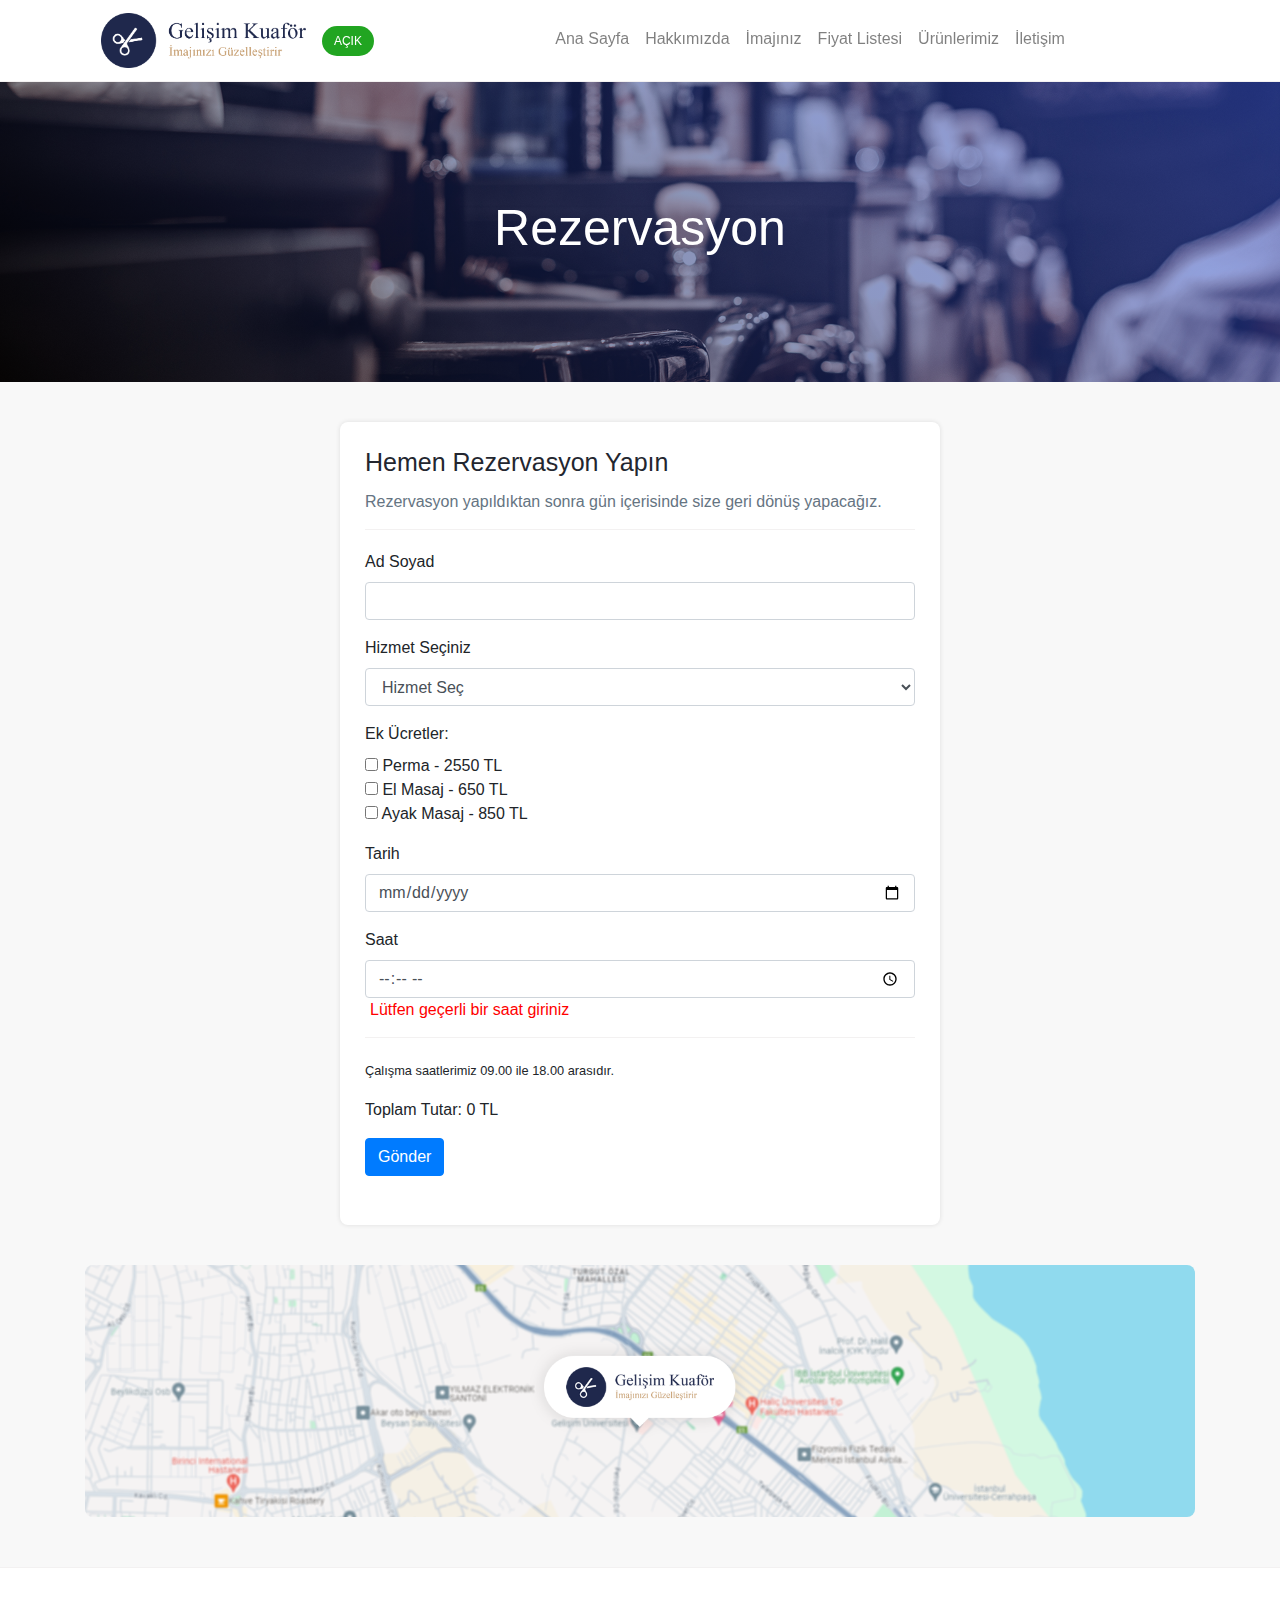
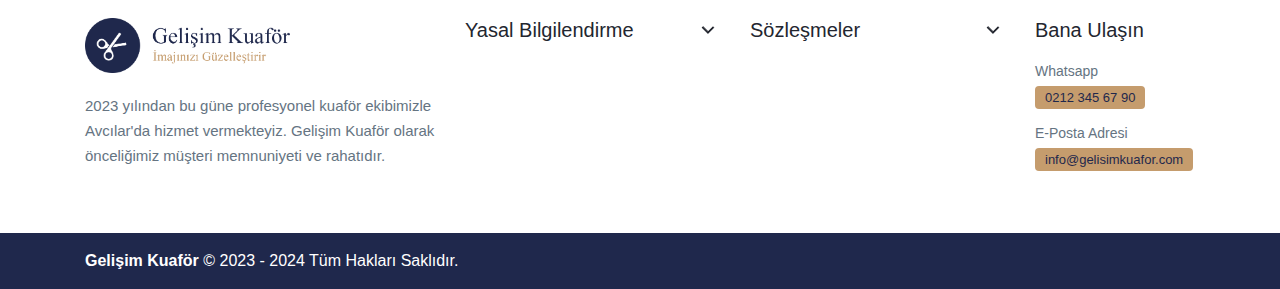
<file: rezervasyon.html>
<!DOCTYPE html>
<html lang="tr">
<head>
    <meta charset="UTF-8">
    <meta name="viewport" content="width=device-width, initial-scale=1.0">
    <link rel="stylesheet" href="https://cdn.jsdelivr.net/npm/bootstrap@4.6.2/dist/css/bootstrap.min.css">
    <link rel="stylesheet" href="css/style.css">
    <title>Gelişim Kuaför - İmajınızı Güzelleştirir</title>
</head>
<body onload="isletmeDurumu()">

    <style>
        .slider img.sliderBg {
            max-height: 300px;
        }
    </style>

    <header>
        <div class="container">
            <nav class="navbar navbar-expand-lg navbar-light">
                <a class="navbar-brand" href="index.html">
                    <img class="normalLogo" style="height: 55px" src="img/logo.png" alt="Gelişim Kuaför">
                    <img class="whiteLogo" style="height: 55px" src="img/beyaz-logo.png" alt="Gelişim Kuaför">
                </a>
                <span id="durum"></span>
                <button class="navbar-toggler" type="button" data-toggle="collapse" data-target="#navbarNavAltMarkup" aria-controls="navbarNavAltMarkup" aria-expanded="false" aria-label="Toggle navigation">
                <span class="navbar-toggler-icon"></span>
                </button>
                <div class="collapse navbar-collapse justify-content-end" id="navbarNavAltMarkup">
                <div class="navbar-nav">
                    <a class="nav-link" href="index.html">Ana Sayfa</a>
                    <a class="nav-link" href="hakkimizda.html">Hakkımızda</a>
                    <a class="nav-link" href="imajiniz.html">İmajınız</a>
                    <a class="nav-link" href="fiyat-listesi.php">Fiyat Listesi</a> 
                    <a class="nav-link" href="urunlerimiz.html">Ürünlerimiz</a>
                    <a class="nav-link" href="iletisim.html">İletişim</a>
                    <a class="nav-link" id="toggleButton"><strong>Gece Modu</strong></a>
                </div>
                </div>
            </nav>
        </div>
    </header>

    <div class="mainContent">
        <div class="slider">
            <img class="sliderBg" src="img/slider-1.jpg" alt="Slider">
            <div class="sliderDetail">
                <h1>Rezervasyon</h1>
            </div>
        </div>
        <div class="contactForm">
            <div class="container">
                <form id="form" action="php/rezervasyon.php" method="post">
                    <h3>Hemen Rezervasyon Yapın</h3>
                    <span>Rezervasyon yapıldıktan sonra gün içerisinde size geri dönüş yapacağız.</span>
                    <div class="form-group">
                        <label for="exampleInputEmail1">Ad Soyad</label>
                        <input type="text" class="form-control" name="name" required>
                    </div>

                    <div class="form-group">
                        <label for="service">Hizmet Seçiniz</label>
                        <select  id="service" class="form-control" name="service" required>
                            <option  value="0">Hizmet Seç</option>
                            <option value="Saç Kesim - 950">Saç Kesim - 950 TL</option>
                            <option value="Çocuk Saç Kesim - 850">Çocuk Saç Kesim - 850 TL</option>
                            <option value="Sakal Kesim - 450">Sakal Kesim - 450 TL</option>
                            <option value="Saç Yıkama & Fön - 450">Saç Yıkama & Fön - 450 TL</option>
                            <option value="Ağda - 700">Ağda - 700 TL</option>
                            <option value="Kaş - 450">Kaş - 450 TL</option>
                            <option value="Saç Pigment Boya - 1400">Saç Pigment Boya - 1.400 TL</option>
                            <option value="Saç Boya - 1450">Saç Boya - 1.450 TL</option>
                            <option value="Saç Bakımı ve Maske - 1500">Saç Bakımı ve Maske - 1.500 TL</option>
                            <option value="Sakal Bakımı - 850">Sakal Bakımı - 850 TL</option>
                            <option value="Sakal Boya - 750">Sakal Boya - 750 TL</option>
                            <option value="Gri Saç İşlemi -4900">Gri Saç İşlemi - 4.900 TL</option>
                            <option value="Perma - 2550">Perma - 2.550 TL</option>
                            <option value="Saç Simülasyonu - 5000">Saç Simülasyonu - 5.000 TL</option>
                            <option value="Microblanding Kaş Tasarımı -4000">Microblanding Kaş Tasarımı - 4.000 TL</option>
                            <option value="Keratin Düzleştirmesi - 2900">Keratin Düzleştirmesi - 2.900 TL</option>
                            <option value="Botox Protein - 2350">Botox Protein - 2.350 TL</option>
                            <option value="Buharlı Yüz Temizleme - 950">Buharlı Yüz Temizleme - 950 TL</option>
                            <option value="Cilt Bakım Maskesi - 1900">Cilt Bakım Maskesi - 1.900 TL</option>
                            <option value="Manikür - 550">Manikür - 550 TL</option>
                            <option value="Pedikür - 650">Pedikür - 650 TL</option>
                            <option value="Ayak Bakım Maskesi -550">Ayak Bakım Maskesi - 550 TL</option>
                            <option value="El Masaj -650">El Masaj - 650 TL</option>
                            <option value="Ayak Masaj - 850">Ayak Masaj - 850 TL</option>
                        </select>
                    </div>

                    <div class="form-group">
                        <label>Ek Ücretler:</label><br>
                        <input type="checkbox" id="extra1" name="extra" value="Perma -2550"> Perma - 2550 TL<br>
                        <input type="checkbox" id="extra2" name="extra" value="El Masaj - 650" > El Masaj - 650 TL<br>
                        <input type="checkbox" id="extra3" name="extra" value="Ayak Masaj - 850" > Ayak Masaj - 850 TL<br>
                    </div>

                    <div class="form-group">
                        <label for="exampleInputEmail1">Tarih</label>
                        <input type="date" class="form-control" name="date" required>
                    </div>

                    <div class="form-group">
                        <label for="exampleInputTime">Saat</label>
                        <input type="time" min="09.00" max="18.00" class="form-control" id="clock"  name="clock" required><span class="validity"></span>
                        <small>Çalışma saatlerimiz 09.00 ile 18.00 arasıdır.</small>
                    </div>

                    <div class="form-group">
                        <div id="totalAmount" name="price" >Toplam Tutar: 0 TL</div>
                    </div>

                    <button type="submit" class="btn btn-primary mb-4" name="submit" >Gönder</button>
                    
                    <div class="thankYouMessage">Form gönderildi, teşekkürler. Ekiplerimiz en kısa zamanda sizlere geri dönüş yapılacaktır.</div>
                </form>
            </div>
        </div>
    </div>

    <footer>
        <div class="googleMap">
            <div class="container">
                <div class="row">
                    <div class="col-md-12">
                        <img src="img/map-small.png">
                    </div>
                </div>
            </div>
        </div>
        
        <div class="footerContent">
            <div class="container">
                <div class="footerMenu">
                    <div class="row">
                        <div class="col-lg-4 col-md-6 col-sm-12">
                            <div class="menuItem">
                                <div class="mainLogo">
                                    <a href="index.html">
                                        <img class="normalLogo" style="height: 55px" src="img/logo.png" alt="Gelişim Kuaför">
                                        <img class="whiteLogo" style="height: 55px" src="img/beyaz-logo.png" alt="Gelişim Kuaför">
                                    </a>
                                </div>
                                <div class="siteDesc">
                                    <p>2023 yılından bu güne profesyonel kuaför ekibimizle Avcılar'da hizmet vermekteyiz. Gelişim Kuaför olarak önceliğimiz müşteri memnuniyeti ve rahatıdır.</p>
                                </div>
                            </div>
                        </div>
                        <div class="col-lg-3 col-md-6 col-sm-12 mb-4">
                            <div class="menuItem">
                                <h4 class="dropdown">Yasal Bilgilendirme <img src="img/arrow.png"></h4>
                                <ul class="noList subMenu">
                                    <li><a href="gizlilik-politikasi.html">Gizlilik Politikası</a></li>
                                    <li><a href="cerez-politikasi.html">Çerez Politikası</a></li>
                                    <li><a href="kullanim-kosullari.html">Kullanım Koşulları</a></li>
                                </ul>
                            </div>
                        </div>
                        <div class="col-lg-3 col-md-6 col-sm-12 mb-4">
                            <div class="menuItem">
                                <h4 class="dropdown">Sözleşmeler <img src="img/arrow.png"></h4>
                                <ul class="noList subMenu">
                                    <li><a href="iptal-ve-iade-kosullari.html">İptal ve İade Koşulları</a></li>
                                </ul>
                            </div>
                        </div>
                        <div class="col-lg-2 col-md-6 col-sm-12">
                            <div class="menuItem">
                                <h4>Bana Ulaşın</h4>
                                <ul class="noList">
                                    <li><a target="_blank" href="https://wa.me/902123456790">Whatsapp <span class="badge">0212 345 67 90</span></a></li>
                                    <li><a target="_blank" href="mailto:info@gelisimkuafor.com">E-Posta Adresi <span class="badge">info@gelisimkuafor.com</span></a></li>
                                </ul>
                            </div>
                        </div>
                    </div>
                </div>
            </div>
        </div>
        <div class="footerBottom">
            <div class="container">
                <div class="row align-items-center pt-3 pb-3">
                    <div class="col-lg-6 col-md-12 col-sm-12">
                        <span><strong>Gelişim Kuaför</strong> © 2023 - 2024 Tüm Hakları Saklıdır.</span>
                    </div>
                    <div class="col-lg-6 col-md-12 col-sm-12">
                        <div class="footerSocial">
                            <ul class="noList d-flex align-items-center justify-content-end">
                                <li><a target="_blank" href="https://www.facebook.com/gelisimedu"><i class="ri-facebook-circle-line"></i></a></li>
                                <li><a target="_blank" href="https://www.instagram.com/igugelisim/"><i class="ri ri-instagram-line"></i></a></li>
                            </ul>
                        </div>
                    </div>
                </div>
            </div>
        </div>
    </footer>

    <button id="scrollToTopBtn" onclick="scrollToTop()"><img src="img/up-icon.png"></button>

    <script src="https://cdn.jsdelivr.net/npm/jquery@3.5.1/dist/jquery.slim.min.js"></script>
    <script src="https://cdn.jsdelivr.net/npm/popper.js@1.16.1/dist/umd/popper.min.js"></script>
    <script src="https://cdn.jsdelivr.net/npm/bootstrap@4.6.2/dist/js/bootstrap.min.js"></script>
    <script src="js/main.js"></script>
    
</body>
</html>
</file>
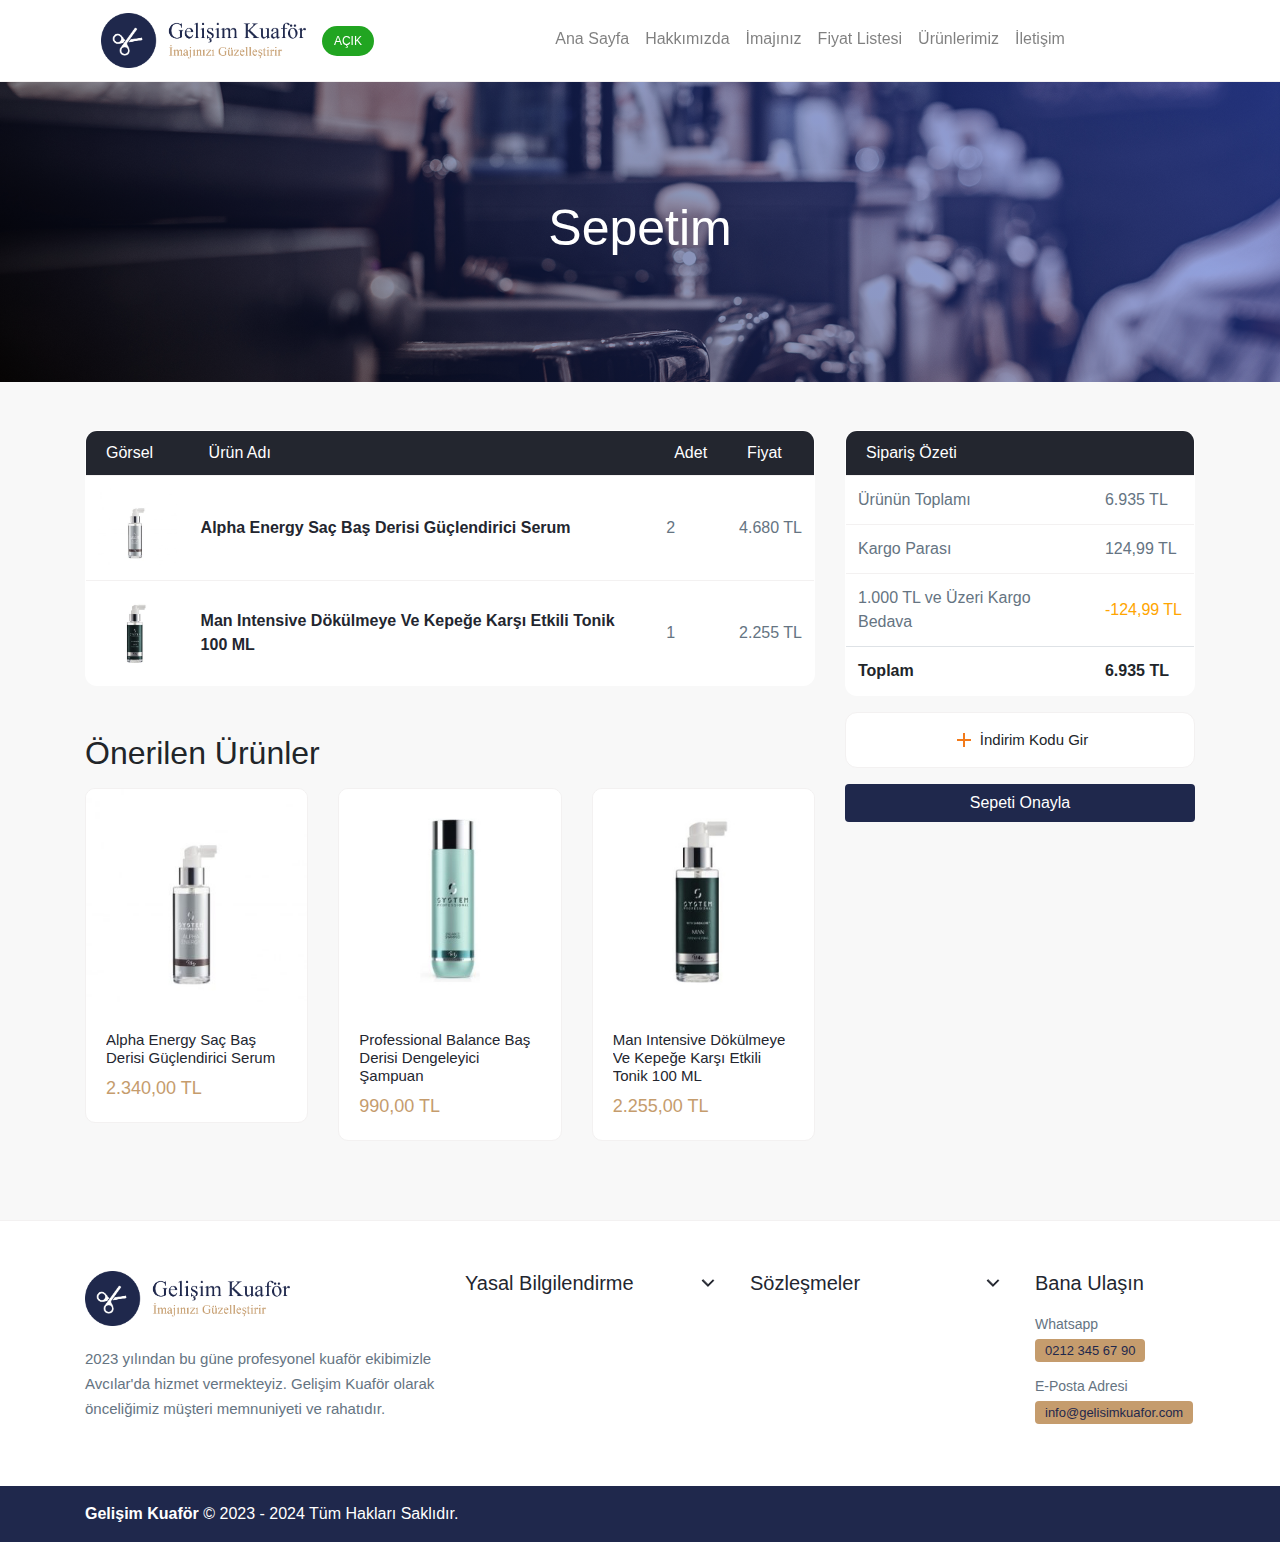
<file: sepet.html>
<!DOCTYPE html>
<html lang="tr">
<head>
    <meta charset="UTF-8">
    <meta name="viewport" content="width=device-width, initial-scale=1.0">
    <link rel="stylesheet" href="https://cdn.jsdelivr.net/npm/bootstrap@4.6.2/dist/css/bootstrap.min.css">
    <link rel="stylesheet" href="css/style.css">
    <title>Gelişim Kuaför - İmajınızı Güzelleştirir</title>
</head>
<body onload="isletmeDurumu()">

    <style>
        .slider img.sliderBg {
            max-height: 300px;
        }
        .servicesItem h2 {
            font-size: 15px;
        }
        .servicesItem span {
            font-size: 18px;
        }
    </style>

    <header>
        <div class="container">
            <nav class="navbar navbar-expand-lg navbar-light">
                <a class="navbar-brand" href="index.html">
                    <img class="normalLogo" style="height: 55px" src="img/logo.png" alt="Gelişim Kuaför">
                    <img class="whiteLogo" style="height: 55px" src="img/beyaz-logo.png" alt="Gelişim Kuaför">
                </a>
                <span id="durum"></span>
                <button class="navbar-toggler" type="button" data-toggle="collapse" data-target="#navbarNavAltMarkup" aria-controls="navbarNavAltMarkup" aria-expanded="false" aria-label="Toggle navigation">
                <span class="navbar-toggler-icon"></span>
                </button>
                <div class="collapse navbar-collapse justify-content-end" id="navbarNavAltMarkup">
                <div class="navbar-nav">
                    <a class="nav-link" href="index.html">Ana Sayfa</a>
                    <a class="nav-link" href="hakkimizda.html">Hakkımızda</a>
                    <a class="nav-link" href="imajiniz.html">İmajınız</a>
                    <a class="nav-link" href="fiyat-listesi.html">Fiyat Listesi</a>
                    <a class="nav-link" href="urunlerimiz.html">Ürünlerimiz</a>
                    <a class="nav-link" href="iletisim.html">İletişim</a>
                    <a class="nav-link" id="toggleButton"><strong>Gece Modu</strong></a>
                </div>
                </div>
            </nav>
        </div>
    </header>

    <div class="mainContent">
        <div class="slider">
            <img class="sliderBg" src="img/slider-1.jpg" alt="Slider">
            <div class="sliderDetail">
                <h1>Sepetim</h1>
            </div>
        </div>
        <div class="mt-5 mb-5">
            <div class="container">
                <div class="row">
                    <div class="col-md-8">
                        <table class="table cartTable mb-5">
                            <thead>
                                <tr>
                                    <th>Görsel</th>
                                    <th>Ürün Adı</th>
                                    <th>Adet</th>
                                    <th>Fiyat</th>
                                </tr>
                            </thead>
                            <tbody>
                                <tr>
                                    <th><img src="img/urun-1.jpg"></th>
                                    <th><a href="urun-detay.html">Alpha Energy Saç Baş Derisi Güçlendirici Serum</a></th>
                                    <th>2</th>
                                    <th>4.680 TL</th>
                                </tr>
                                <tr>
                                    <th><img src="img/urun-3.jpg"></th>
                                    <th><a href="urun-detay.html">Man Intensive Dökülmeye Ve Kepeğe Karşı Etkili Tonik 100 ML</a></th>
                                    <th>1</th>
                                    <th>2.255 TL</th>
                                </tr>
                            </tbody>
                        </table>
                        <div class="recommendedProduct">
                            <h2 class="mb-3">Önerilen Ürünler</h2>
                            <div class="row" id="servicesList">
                                <div class="col-md-4">
                                    <div class="servicesItem mb-4 productItem">
                                        <a href="urun-detay.html">
                                            <img src="img/urun-1.jpg" alt="Saç Kesimi" class="" style="transform-origin: 0.5px 338px;">
                                        </a>
                                        <div class="servicesDetail">
                                            <h2><a href="#">Alpha Energy Saç Baş Derisi Güçlendirici Serum</a></h2>
                                            <span>2.340,00 TL</span>
                                        </div>
                                    </div>
                                </div>
            
                                <div class="col-md-4">
                                    <div class="servicesItem mb-4 productItem">
                                        <a href="urun-detay.html">
                                            <img src="img/urun-2.jpg" alt="Saç Kesimi" class="" style="transform-origin: -0.5px 90px;">
                                        </a>
                                        <div class="servicesDetail">
                                            <h2><a href="#">Professional Balance Baş Derisi Dengeleyici Şampuan</a></h2>
                                            <span>990,00 TL</span>
                                        </div>
                                    </div>
                                </div>
            
                                <div class="col-md-4">
                                    <div class="servicesItem mb-4 productItem">
                                        <a href="urun-detay.html">
                                            <img src="img/urun-3.jpg" alt="Saç Kesimi" class="" style="transform-origin: 201.5px 295px;">
                                        </a>
                                        <div class="servicesDetail">
                                            <h2><a href="#">Man Intensive Dökülmeye Ve Kepeğe Karşı Etkili Tonik 100 ML</a></h2>
                                            <span>2.255,00 TL</span>
                                        </div>
                                    </div>
                                </div>
                            </div>
                        </div>
                    </div>
                    <div class="col-md-4">
                        <div class="priceTotal">
                            <table class="table cartTable">
                                <thead>
                                    <tr>
                                        <th colspan="2">Sipariş Özeti</th>
                                    </tr>
                                </thead>
                                <tbody>
                                    <tr>
                                        <th>Ürünün Toplamı</th>
                                        <th>6.935 TL</th>
                                    </tr>
                                    <tr>
                                        <th>Kargo Parası</th>
                                        <th>124,99 TL</th>
                                    </tr>
                                    <tr>
                                        <th>1.000 TL ve Üzeri Kargo Bedava</th>
                                        <th style="color:orange">-124,99 TL</th>
                                    </tr>
                                </tbody>
                                <tfoot>
                                    <tr>
                                        <th>Toplam</th>
                                        <th>6.935 TL</th>
                                    </tr>
                                </tfoot>
                            </table>
                            <div class="coupanCode">
                                <span><img src="img/coupan-icon.png"> İndirim Kodu Gir</span>
                                <div class="coupanInput">
                                    <h5>Kupon Kodu Gir</h5>
                                    <form id="couponForm">
                                        <input type="text" id="couponInput" placeholder="Kupon Kodu Gir" required>
                                        <button type="submit" class="btn" id="submitButton">Gönder</button>
                                    </form>
                                    <p class="errorText">Kupon kodu süresi bitmiştir.</p>
                                </div>
                            </div>
                            <a href="basariyla-tamamlandi.html" class="btn btn-block basket-btn">Sepeti Onayla</a>
                        </div>
                    </div>
                </div>
            </div>
        </div>
    </div>

    <footer>        
        <div class="footerContent">
            <div class="container">
                <div class="footerMenu">
                    <div class="row">
                        <div class="col-lg-4 col-md-6 col-sm-12">
                            <div class="menuItem">
                                <div class="mainLogo">
                                    <a href="index.html">
                                        <img class="normalLogo" style="height: 55px" src="img/logo.png" alt="Gelişim Kuaför">
                                        <img class="whiteLogo" style="height: 55px" src="img/beyaz-logo.png" alt="Gelişim Kuaför">
                                    </a>
                                </div>
                                <div class="siteDesc">
                                    <p>2023 yılından bu güne profesyonel kuaför ekibimizle Avcılar'da hizmet vermekteyiz. Gelişim Kuaför olarak önceliğimiz müşteri memnuniyeti ve rahatıdır.</p>
                                </div>
                            </div>
                        </div>
                        <div class="col-lg-3 col-md-6 col-sm-12 mb-4">
                            <div class="menuItem">
                                <h4 class="dropdown">Yasal Bilgilendirme <img src="img/arrow.png"></h4>
                                <ul class="noList subMenu">
                                    <li><a href="gizlilik-politikasi.html">Gizlilik Politikası</a></li>
                                    <li><a href="cerez-politikasi.html">Çerez Politikası</a></li>
                                    <li><a href="kullanim-kosullari.html">Kullanım Koşulları</a></li>
                                </ul>
                            </div>
                        </div>
                        <div class="col-lg-3 col-md-6 col-sm-12 mb-4">
                            <div class="menuItem">
                                <h4 class="dropdown">Sözleşmeler <img src="img/arrow.png"></h4>
                                <ul class="noList subMenu">
                                    <li><a href="iptal-ve-iade-kosullari.html">İptal ve İade Koşulları</a></li>
                                </ul>
                            </div>
                        </div>
                        <div class="col-lg-2 col-md-6 col-sm-12">
                            <div class="menuItem">
                                <h4>Bana Ulaşın</h4>
                                <ul class="noList">
                                    <li><a target="_blank" href="https://wa.me/902123456790">Whatsapp <span class="badge">0212 345 67 90</span></a></li>
                                    <li><a target="_blank" href="mailto:info@gelisimkuafor.com">E-Posta Adresi <span class="badge">info@gelisimkuafor.com</span></a></li>
                                </ul>
                            </div>
                        </div>
                    </div>
                </div>
            </div>
        </div>
        <div class="footerBottom">
            <div class="container">
                <div class="row align-items-center pt-3 pb-3">
                    <div class="col-lg-6 col-md-12 col-sm-12">
                        <span><strong>Gelişim Kuaför</strong> © 2023 - 2024 Tüm Hakları Saklıdır.</span>
                    </div>
                    <div class="col-lg-6 col-md-12 col-sm-12">
                        <div class="footerSocial">
                            <ul class="noList d-flex align-items-center justify-content-end">
                                <li><a target="_blank" href="https://www.facebook.com/gelisimedu"><i class="ri-facebook-circle-line"></i></a></li>
                                <li><a target="_blank" href="https://www.instagram.com/igugelisim/"><i class="ri ri-instagram-line"></i></a></li>
                            </ul>
                        </div>
                    </div>
                </div>
            </div>
        </div>
    </footer>

    <button id="scrollToTopBtn" onclick="scrollToTop()"><img src="img/up-icon.png"></button>

    <script src="https://cdn.jsdelivr.net/npm/jquery@3.5.1/dist/jquery.slim.min.js"></script>
    <script src="https://cdn.jsdelivr.net/npm/popper.js@1.16.1/dist/umd/popper.min.js"></script>
    <script src="https://cdn.jsdelivr.net/npm/bootstrap@4.6.2/dist/js/bootstrap.min.js"></script>
    <script src="js/main.js"></script>
    
</body>
</html>
</file>
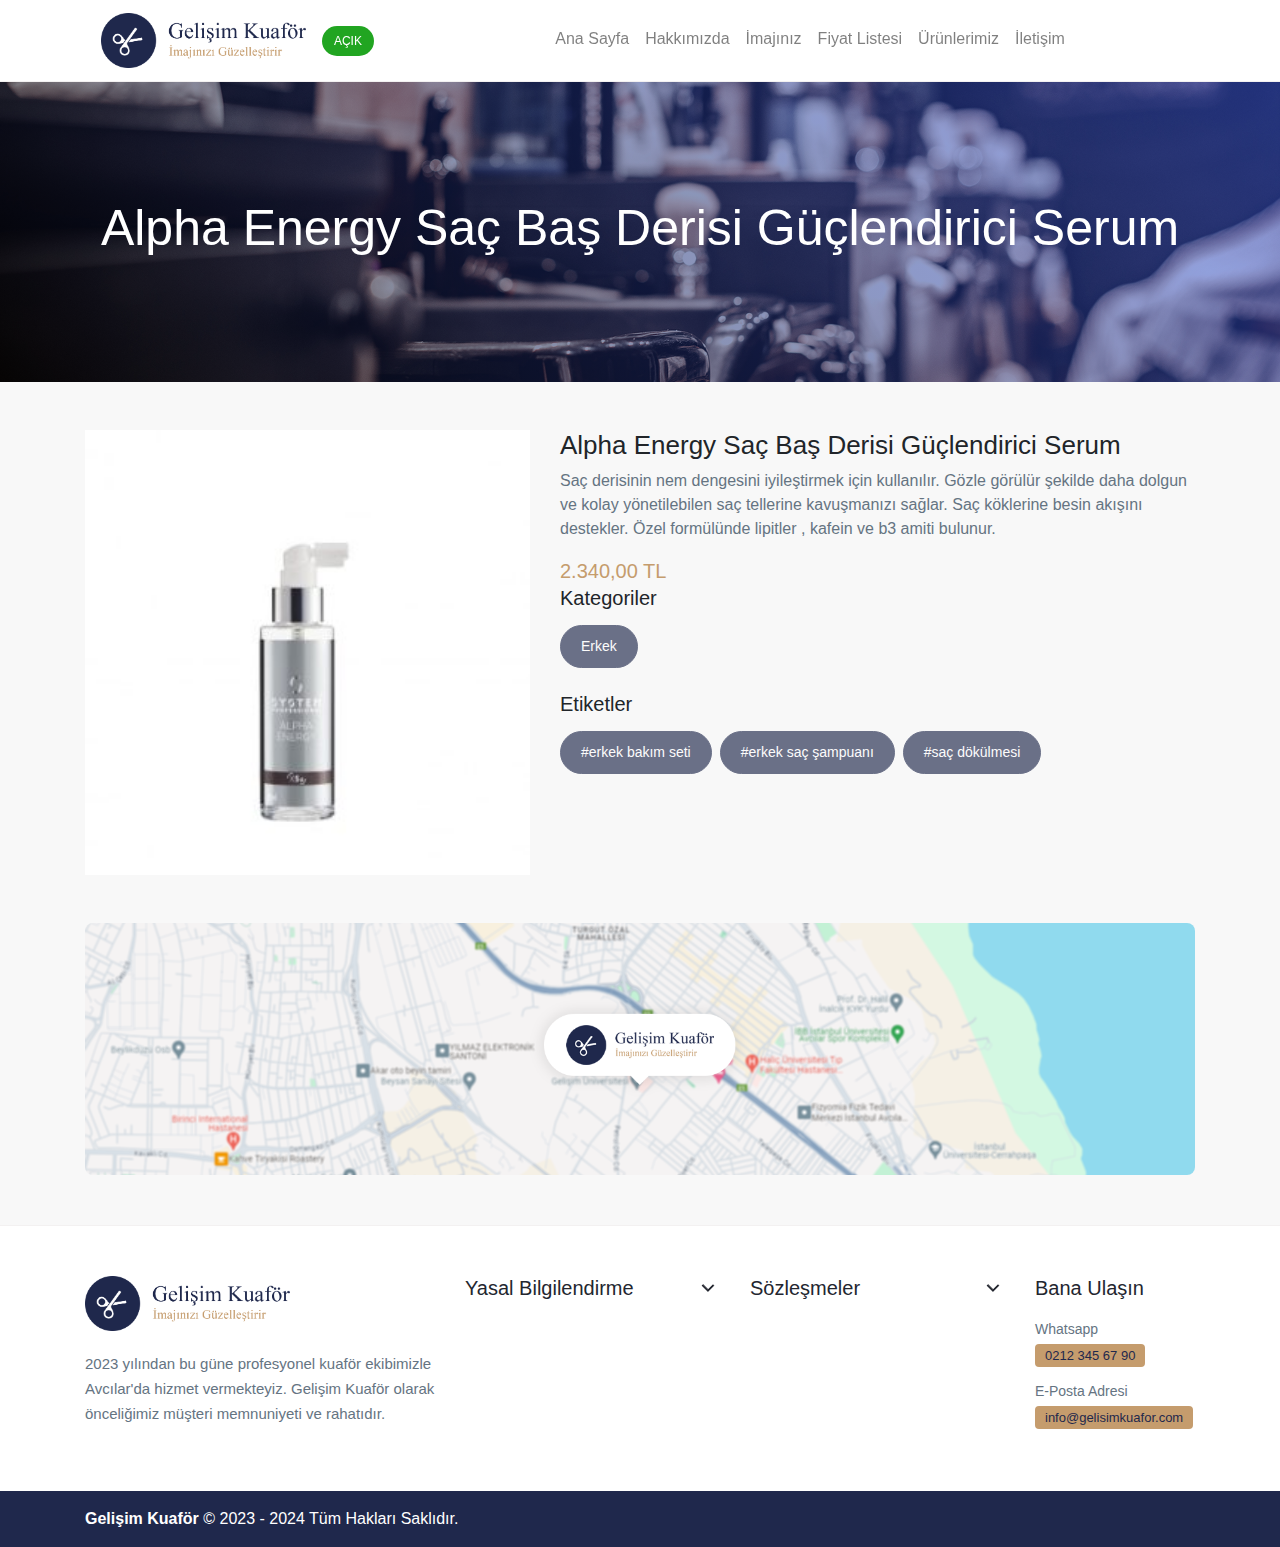
<file: urun-detay.html>
<!DOCTYPE html>
<html lang="tr">
<head>
    <meta charset="UTF-8">
    <meta name="viewport" content="width=device-width, initial-scale=1.0">
    <link rel="stylesheet" href="https://cdn.jsdelivr.net/npm/bootstrap@4.6.2/dist/css/bootstrap.min.css">
    <link rel="stylesheet" href="css/style.css">
    <title>Gelişim Kuaför - İmajınızı Güzelleştirir</title>
</head>
<body onload="isletmeDurumu()">

    <style>
        .slider img.sliderBg {
            max-height: 300px;
        }
    </style>

    <header>
        <div class="container">
            <nav class="navbar navbar-expand-lg navbar-light">
                <a class="navbar-brand" href="index.html">
                    <img class="normalLogo" style="height: 55px" src="img/logo.png" alt="Gelişim Kuaför">
                    <img class="whiteLogo" style="height: 55px" src="img/beyaz-logo.png" alt="Gelişim Kuaför">
                </a>
                <span id="durum"></span>
                <button class="navbar-toggler" type="button" data-toggle="collapse" data-target="#navbarNavAltMarkup" aria-controls="navbarNavAltMarkup" aria-expanded="false" aria-label="Toggle navigation">
                <span class="navbar-toggler-icon"></span>
                </button>
                <div class="collapse navbar-collapse justify-content-end" id="navbarNavAltMarkup">
                <div class="navbar-nav">
                    <a class="nav-link" href="index.html">Ana Sayfa</a>
                    <a class="nav-link" href="hakkimizda.html">Hakkımızda</a>
                    <a class="nav-link" href="imajiniz.html">İmajınız</a>
                    <a class="nav-link" href="fiyat-listesi.php">Fiyat Listesi</a>
                    <a class="nav-link" href="urunlerimiz.html">Ürünlerimiz</a>
                    <a class="nav-link" href="iletisim.html">İletişim</a>
                    <a class="nav-link" id="toggleButton"><strong>Gece Modu</strong></a>
                </div>
                </div>
            </nav>
        </div>
    </header>

    <div class="mainContent">
        <div class="slider">
            <img class="sliderBg" src="img/slider-1.jpg" alt="Slider">
            <div class="sliderDetail">
                <h1>Alpha Energy Saç Baş Derisi Güçlendirici Serum</h1>
            </div>
        </div>
        <div class="productList mt-5 mb-5">
            <div class="container">
                <div class="viewCart">
                    <div class="row align-items-center">
                        <div class="col-md-6">
                            <span><img src="img/check.png" alt="Sepete Eklendi"> Ürün sepete eklendi!</span>
                        </div>
                        <div class="col-md-6 d-flex justify-content-end">
                            <a class="mr-2" href="urunlerimiz.html">Diğer Ürünleri Gör</a>
                            <a href="sepet.html">Sepete Git</a>
                        </div>
                    </div>
                </div>     <!--Bu divin en başından buraya kadar sepete eklendi! çıktısı için-->
                <div class="row">
                    <div class="col-md-5 productItem">
                        <img src="img/urun-1.jpg" style="width: 100%">
                    </div>
                    <div class="col-md-7">
                        <h3>Alpha Energy Saç Baş Derisi Güçlendirici Serum</h3>
                        <p>Saç derisinin nem dengesini iyileştirmek için kullanılır. Gözle görülür şekilde daha dolgun ve kolay yönetilebilen saç tellerine kavuşmanızı sağlar. Saç köklerine besin akışını destekler. Özel formülünde lipitler , kafein ve b3 amiti bulunur.</p>
                        <span>2.340,00 TL</span>
                        <h5>Kategoriler</h5>
                        <div class="btn-toolbar mb-4" role="toolbar" aria-label="Toolbar with button groups">
                            <div class="btn-group mr-2" role="group" aria-label="First group">
                              <button type="button" class="btn btn-secondary" disabled>Erkek</button>
                            </div>
                        </div>
                        <h5>Etiketler</h5>
                        <div class="btn-toolbar" role="toolbar" aria-label="Toolbar with button groups">
                            <div class="btn-group mr-2" role="group" aria-label="First group">
                              <button type="button" class="btn btn-secondary" disabled>#erkek bakım seti</button>
                            </div>
                            <div class="btn-group mr-2" role="group" aria-label="Second group">
                                <button type="button" class="btn btn-secondary" disabled>#erkek saç şampuanı</button>
                            </div>
                            <div class="btn-group" role="group" aria-label="Third group">
                                <button type="button" class="btn btn-secondary" disabled>#saç dökülmesi</button>
                            </div>
                        </div>
                    </div>
                </div>
            </div>
        </div>
    </div>

    <footer>
        <div class="googleMap">
            <div class="container">
                <div class="row">
                    <div class="col-md-12">
                        <img src="img/map-small.png">
                    </div>
                </div>
            </div>
        </div>
        
        <div class="footerContent">
            <div class="container">
                <div class="footerMenu">
                    <div class="row">
                        <div class="col-lg-4 col-md-6 col-sm-12">
                            <div class="menuItem">
                                <div class="mainLogo">
                                    <a href="index.html">
                                        <img class="normalLogo" style="height: 55px" src="img/logo.png" alt="Gelişim Kuaför">
                                        <img class="whiteLogo" style="height: 55px" src="img/beyaz-logo.png" alt="Gelişim Kuaför">
                                    </a>
                                </div>
                                <div class="siteDesc">
                                    <p>2023 yılından bu güne profesyonel kuaför ekibimizle Avcılar'da hizmet vermekteyiz. Gelişim Kuaför olarak önceliğimiz müşteri memnuniyeti ve rahatıdır.</p>
                                </div>
                            </div>
                        </div>
                        <div class="col-lg-3 col-md-6 col-sm-12 mb-4">
                            <div class="menuItem">
                                <h4 class="dropdown">Yasal Bilgilendirme <img src="img/arrow.png"></h4>
                                <ul class="noList subMenu">
                                    <li><a href="gizlilik-politikasi.html">Gizlilik Politikası</a></li>
                                    <li><a href="cerez-politikasi.html">Çerez Politikası</a></li>
                                    <li><a href="kullanim-kosullari.html">Kullanım Koşulları</a></li>
                                </ul>
                            </div>
                        </div>
                        <div class="col-lg-3 col-md-6 col-sm-12 mb-4">
                            <div class="menuItem">
                                <h4 class="dropdown">Sözleşmeler <img src="img/arrow.png"></h4>
                                <ul class="noList subMenu">
                                    <li><a href="iptal-ve-iade-kosullari.html">İptal ve İade Koşulları</a></li>
                                </ul>
                            </div>
                        </div>
                        <div class="col-lg-2 col-md-6 col-sm-12">
                            <div class="menuItem">
                                <h4>Bana Ulaşın</h4>
                                <ul class="noList">
                                    <li><a target="_blank" href="https://wa.me/902123456790">Whatsapp <span class="badge">0212 345 67 90</span></a></li>
                                    <li><a target="_blank" href="mailto:info@gelisimkuafor.com">E-Posta Adresi <span class="badge">info@gelisimkuafor.com</span></a></li>
                                </ul>
                            </div>
                        </div>
                    </div>
                </div>
            </div>
        </div>
        <div class="footerBottom">
            <div class="container">
                <div class="row align-items-center pt-3 pb-3">
                    <div class="col-lg-6 col-md-12 col-sm-12">
                        <span><strong>Gelişim Kuaför</strong> © 2023 - 2024 Tüm Hakları Saklıdır.</span>
                    </div>
                    <div class="col-lg-6 col-md-12 col-sm-12">
                        <div class="footerSocial">
                            <ul class="noList d-flex align-items-center justify-content-end">
                                <li><a target="_blank" href="https://www.facebook.com/gelisimedu"><i class="ri-facebook-circle-line"></i></a></li>
                                <li><a target="_blank" href="https://www.instagram.com/igugelisim/"><i class="ri ri-instagram-line"></i></a></li>
                            </ul>
                        </div>
                    </div>
                </div>
            </div>
        </div>
    </footer>

    <button id="scrollToTopBtn" onclick="scrollToTop()"><img src="img/up-icon.png"></button>

    <script src="https://cdn.jsdelivr.net/npm/jquery@3.5.1/dist/jquery.slim.min.js"></script>
    <script src="https://cdn.jsdelivr.net/npm/popper.js@1.16.1/dist/umd/popper.min.js"></script>
    <script src="https://cdn.jsdelivr.net/npm/bootstrap@4.6.2/dist/js/bootstrap.min.js"></script>
    <script src="js/main.js"></script>
    
</body>
</html>
</file>
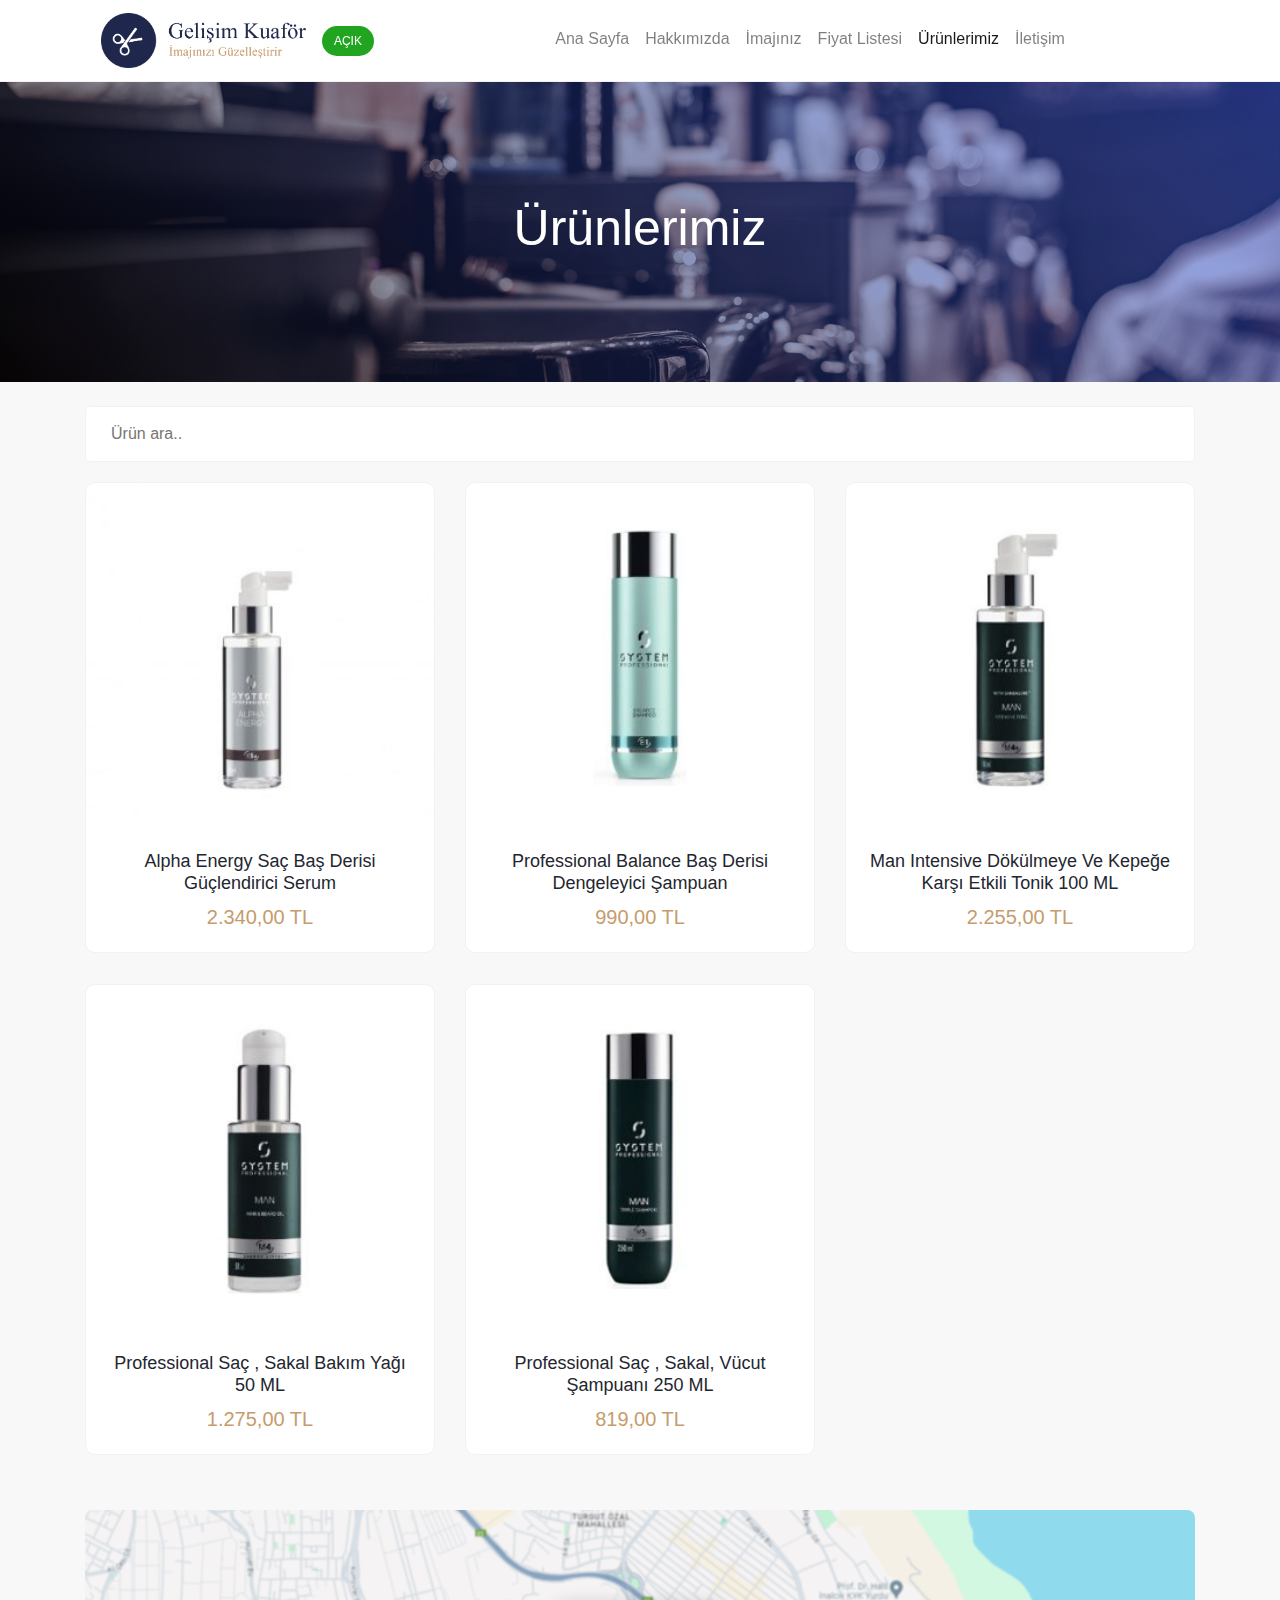
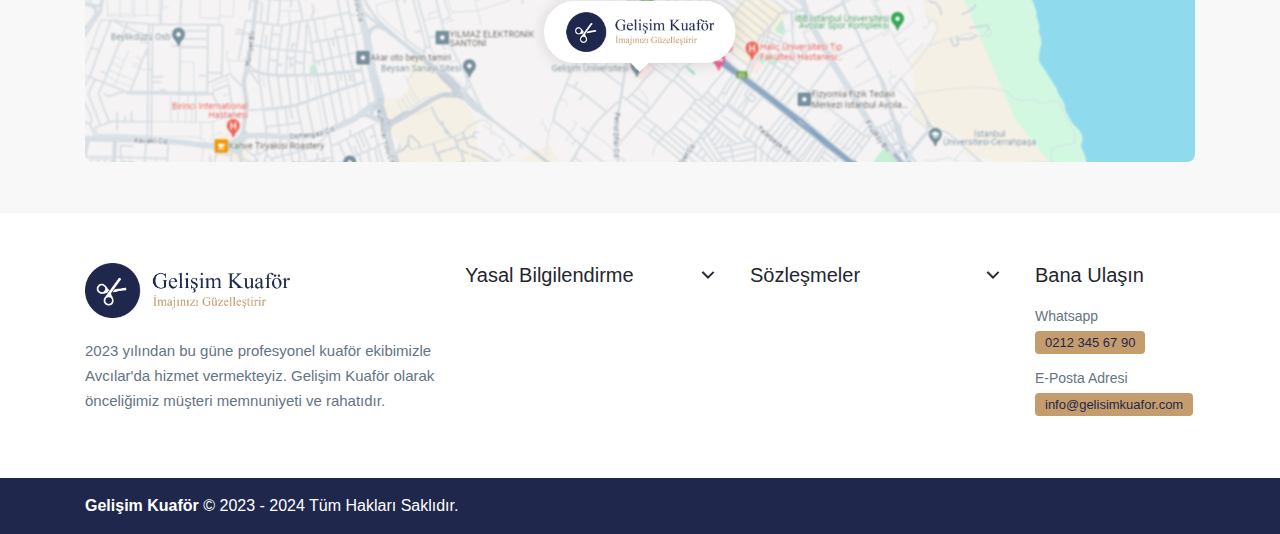
<file: urunlerimiz.html>
<!DOCTYPE html>
<html lang="tr">
<head>
    <meta charset="UTF-8">
    <meta name="viewport" content="width=device-width, initial-scale=1.0">
    <link rel="stylesheet" href="https://cdn.jsdelivr.net/npm/bootstrap@4.6.2/dist/css/bootstrap.min.css">
    <link rel="stylesheet" href="css/style.css">
    <title>Gelişim Kuaför - İmajınızı Güzelleştirir</title>
</head>
<body onload="isletmeDurumu()">

    <style>
        .slider img.sliderBg {
            max-height: 300px;
        }
    </style>

    <header>
        <div class="container">
            <nav class="navbar navbar-expand-lg navbar-light">
                <a class="navbar-brand" href="index.html">
                    <img class="normalLogo" style="height: 55px" src="img/logo.png" alt="Gelişim Kuaför">
                    <img class="whiteLogo" style="height: 55px" src="img/beyaz-logo.png" alt="Gelişim Kuaför">
                    
                </a>
                <span id="durum"></span>
                <button class="navbar-toggler" type="button" data-toggle="collapse" data-target="#navbarNavAltMarkup" aria-controls="navbarNavAltMarkup" aria-expanded="false" aria-label="Toggle navigation">
                <span class="navbar-toggler-icon"></span>
                </button>
                <div class="collapse navbar-collapse justify-content-end" id="navbarNavAltMarkup">
                <div class="navbar-nav">
                    <a class="nav-link" href="index.html">Ana Sayfa</a>
                    <a class="nav-link" href="hakkimizda.html">Hakkımızda</a>
                    <a class="nav-link" href="imajiniz.html">İmajınız</a>
                    <a class="nav-link" href="fiyat-listesi.php">Fiyat Listesi</a>
                    <a class="nav-link active" href="urunlerimiz.html">Ürünlerimiz</a>
                    <a class="nav-link" href="iletisim.html">İletişim</a>
                    <a class="nav-link" id="toggleButton"><strong>Gece Modu</strong></a>
                </div>
                </div>
            </nav>
        </div>
    </header>

    <div class="mainContent">
        <div class="slider">
            <img class="sliderBg" src="img/slider-1.jpg" alt="Slider">
            <div class="sliderDetail">
                <h1>Ürünlerimiz</h1>
            </div>
        </div>
        <div class="productList mt-4 mb-4">
            <div class="container">
                <input type="text" id="searchProduct" onkeyup="searchProduct()" placeholder="Ürün ara..">
                <div class="row" id="servicesList">
                    <div class="col-md-4">
                        <div class="servicesItem mb-4 productItem">
                            <a href="urun-detay.html">
                                <img src="img/urun-1.jpg" alt="Saç Kesimi">
                            </a>
                            <div class="servicesDetail">
                                <h2><a href="#">Alpha Energy Saç Baş Derisi Güçlendirici Serum</a></h2>
                                <span>2.340,00 TL</span>
                            </div>
                        </div>
                    </div>

                    <div class="col-md-4">
                        <div class="servicesItem mb-4 productItem">
                            <a href="urun-detay.html">
                                <img src="img/urun-2.jpg" alt="Saç Kesimi">
                            </a>
                            <div class="servicesDetail">
                                <h2><a href="#">Professional Balance Baş Derisi Dengeleyici Şampuan</a></h2>
                                <span>990,00 TL</span>
                            </div>
                        </div>
                    </div>

                    <div class="col-md-4">
                        <div class="servicesItem mb-4 productItem">
                            <a href="urun-detay.html">
                                <img src="img/urun-3.jpg" alt="Saç Kesimi">
                            </a>
                            <div class="servicesDetail">
                                <h2><a href="#">Man Intensive Dökülmeye Ve Kepeğe Karşı Etkili Tonik 100 ML</a></h2>
                                <span>2.255,00 TL</span>
                            </div>
                        </div>
                    </div>

                    <div class="col-md-4">
                        <div class="servicesItem mb-4 productItem">
                            <a href="urun-detay.html">
                                <img src="img/urun-4.jpg" alt="Saç Kesimi">
                            </a>
                            <div class="servicesDetail">
                                <h2><a href="#">Professional Saç , Sakal Bakım Yağı 50 ML</a></h2>
                                <span>1.275,00 TL</span>
                            </div>
                        </div>
                    </div>

                    <div class="col-md-4">
                        <div class="servicesItem productItem">
                            <a href="urun-detay.html">
                                <img src="img/urun-5.jpg" alt="Saç Kesimi">
                            </a>
                            <div class="servicesDetail">
                                <h2><a href="#">Professional Saç , Sakal, Vücut Şampuanı 250 ML</a></h2>
                                <span>819,00 TL</span>
                            </div>
                        </div>
                    </div>
                </div>
            </div>
        </div>
    </div>

    <footer>
        <div class="googleMap">
            <div class="container">
                <div class="row">
                    <div class="col-md-12">
                        <img src="img/map-small.png">
                    </div>
                </div>
            </div>
        </div>
        
        <div class="footerContent">
            <div class="container">
                <div class="footerMenu">
                    <div class="row">
                        <div class="col-lg-4 col-md-6 col-sm-12">
                            <div class="menuItem">
                                <div class="mainLogo">
                                    <a href="index.html">
                                        <img class="normalLogo" style="height: 55px" src="img/logo.png" alt="Gelişim Kuaför">
                                        <img class="whiteLogo" style="height: 55px" src="img/beyaz-logo.png" alt="Gelişim Kuaför">
                                    </a>
                                </div>
                                <div class="siteDesc">
                                    <p>2023 yılından bu güne profesyonel kuaför ekibimizle Avcılar'da hizmet vermekteyiz. Gelişim Kuaför olarak önceliğimiz müşteri memnuniyeti ve rahatıdır.</p>
                                </div>
                            </div>
                        </div>
                        <div class="col-lg-3 col-md-6 col-sm-12 mb-4">
                            <div class="menuItem">
                                <h4 class="dropdown">Yasal Bilgilendirme <img src="img/arrow.png"></h4>
                                <ul class="noList subMenu">
                                    <li><a href="gizlilik-politikasi.html">Gizlilik Politikası</a></li>
                                    <li><a href="cerez-politikasi.html">Çerez Politikası</a></li>
                                    <li><a href="kullanim-kosullari.html">Kullanım Koşulları</a></li>
                                </ul>
                            </div>
                        </div>
                        <div class="col-lg-3 col-md-6 col-sm-12 mb-4">
                            <div class="menuItem">
                                <h4 class="dropdown">Sözleşmeler <img src="img/arrow.png"></h4>
                                <ul class="noList subMenu">
                                    <li><a href="iptal-ve-iade-kosullari.html">İptal ve İade Koşulları</a></li>
                                </ul>
                            </div>
                        </div>
                        <div class="col-lg-2 col-md-6 col-sm-12">
                            <div class="menuItem">
                                <h4>Bana Ulaşın</h4>
                                <ul class="noList">
                                    <li><a target="_blank" href="https://wa.me/902123456790">Whatsapp <span class="badge">0212 345 67 90</span></a></li>
                                    <li><a target="_blank" href="mailto:info@gelisimkuafor.com">E-Posta Adresi <span class="badge">info@gelisimkuafor.com</span></a></li>
                                </ul>
                            </div>
                        </div>
                    </div>
                </div>
            </div>
        </div>
        <div class="footerBottom">
            <div class="container">
                <div class="row align-items-center pt-3 pb-3">
                    <div class="col-lg-6 col-md-12 col-sm-12">
                        <span><strong>Gelişim Kuaför</strong> © 2023 - 2024 Tüm Hakları Saklıdır.</span>
                    </div>
                    <div class="col-lg-6 col-md-12 col-sm-12">
                        <div class="footerSocial">
                            <ul class="noList d-flex align-items-center justify-content-end">
                                <li><a target="_blank" href="https://www.facebook.com/gelisimedu"><i class="ri-facebook-circle-line"></i></a></li>
                                <li><a target="_blank" href="https://www.instagram.com/igugelisim/"><i class="ri ri-instagram-line"></i></a></li>
                            </ul>
                        </div>
                    </div>
                </div>
            </div>
        </div>
    </footer>

    <button id="scrollToTopBtn" onclick="scrollToTop()"><img src="img/up-icon.png"></button>

    <script src="https://cdn.jsdelivr.net/npm/jquery@3.5.1/dist/jquery.slim.min.js"></script>
    <script src="https://cdn.jsdelivr.net/npm/popper.js@1.16.1/dist/umd/popper.min.js"></script>
    <script src="https://cdn.jsdelivr.net/npm/bootstrap@4.6.2/dist/js/bootstrap.min.js"></script>
    <script src="js/main.js"></script>
    
</body>
</html>
</file>
<file: css/style.css>
@import url('https://fonts.googleapis.com/css2?family=Lato:ital,wght@0,100;0,300;0,400;0,700;0,900;1,100;1,300;1,400;1,700;1,900&family=Mona+Sans:ital,wght@0,200..900;1,200..900&family=Montserrat:ital,wght@0,100..900;1,100..900&family=Ubuntu:ital,wght@0,300;0,400;0,500;0,700;1,300;1,400;1,500;1,700&display=swap');

* {
    font-family: 'Monstserrat', sans-serif;
}

:root {
    --generalColor: #1f284c;
    --generalTwoColor: #c59c6d;
    --textColor: #23262f;
    --subColor: #657482;
}

body {
    background-color: #f8f8f8;
}

body, button, input, select, textarea {
    font-family: 'Rubik', sans-serif;
}

p {
    margin-top: 0;
    margin-bottom: 15px;
    color: var(--subColor);
}

img {
    max-width: 100%;
    width: auto;
    height: auto;
}

a, a:hover {
    text-decoration: none;
}

.noList {
    padding: 0;
    margin: 0;
    list-style: none;
}

ol, ul, dl {
    padding-left: 20px;
    line-height: 30px;
    color: var(--subColor);
    font-size: 15px;
}

header {
    z-index: 99;
    position: fixed;
    width: 100%;
    border-bottom: 1px solid #f3f1f1;
    background: #fff;
}

.mainContent {
    padding-top: 82px;
}

header.scroll .headerContent {
    padding: 10px 0;
}

header .headerContent {
    padding: 20px 0;
    border-bottom: 1px solid #0000000d;
    transition: .3s;
}

.headerContent .mainLogo img, footer .mainLogo img {
    height: 55px;
}

.headerContent .mainMenu ul {
    display: flex;
    align-items: center;
    grid-column-gap: 30px;
}

.headerContent .mainMenu a {
    font-weight: 500;
    color: var(--generalColor);
}

.headerContent .mainMenu a:hover, .headerContent .mainMenu a.active {
    color: var(--generalTwoColor);
}

.headerContent .rightMenu a {
    display: flex;
    align-items: center;
    justify-content: center;
    height: 40px;
    padding: 0 20px;
    background: var(--generalColor);
    font-weight: 500;
    font-size: 14px;
    border-radius: 50px;
    color: #fff;
}

.headerContent .rightMenu a:hover {
    background: var(--generalTwoColor);
    color: var(--generalColor);
}

.headingTitle {
    border-left: 6px solid var(--generalTwoColor);
    color: var(--generalColor);
    font-size: 26px;
    font-weight: 500;
    padding-left: 12px;
    padding-top: 5px;
    padding-bottom: 5px;
    margin-bottom: 25px;
    margin-top: 25px;
}

.hairGallery img {
    height: 150px;
    object-fit: cover;
    border-radius: 6px;
}

.hairGallery .galleryItem {
    display: grid;
    grid-template-columns: 1fr 1fr 1fr 1fr 1fr;
    grid-column-gap: 15px;
    grid-row-gap: 15px;
}

.onlineBooking {
    display: flex;
    align-items: center;
    background: var(--generalColor);
    padding: 25px 30px;
    border-radius: 6px;
    grid-row-gap: 14px;
    margin: 30px 0;
    flex-direction: column;
}

.onlineBooking h2 {
    margin: 0;
    font-size: 22px;
    color: #fff;
    font-weight: 500;
}

.onlineBooking a {
    background: var(--generalTwoColor);
    color: #fff;
}

.slider {
    position: relative;
}

.slider:before {
    content: "";
    position: absolute;
    top: 0;
    left: 0;
    bottom: 0;
    right: 0;
    background: linear-gradient(45deg, rgb(0 0 0) 0%, rgba(42,79,226,1) 100%);
    opacity: 0.5;
}

.slider img.sliderBg {
    max-height: 600px;
    width: 100%;
    object-fit: cover;
}

.slider img.mainLogo {
    height: 100px;
}

.slider .sliderDetail {
    position: absolute;
    right: 0;
    bottom: 0;
    top: 50%;
    left: 50%;
    transform: translate(-50%, -50%);
    z-index: 1;
    text-align: center;
    display: flex;
    flex-direction: column;
    align-items: center;
    justify-content: center;
    width: 100%;
}

.slider .sliderDetail h1 {
    color: #fff;
    font-weight: 500;
    font-size: 50px;
}

.slider .sliderDetail #kayanYazi {
    margin-bottom: 20px;
    color: #ffffffb0;
    font-size: 20px;
    transition: opacity 1s ease-in-out;
    opacity: 0;
}

.slider .sliderDetail a {
    background: var(--generalTwoColor);
    color: #fff;
}

.aboutUs img {
    border-radius: 6px;
    width: 100%;
}

.aboutUs h2 {
    margin-top: 0;
    color: var(--textColor);
    font-weight: 500;
    font-size: 26px;
}

.servicesArae h3 {
    margin-top: 0;
    text-align: center;
    font-size: 34px;
    font-weight: 500;
    color: var(--textColor);
}

.servicesArae p {
    text-align: center;
    margin-bottom: 40px;
}

.servicesList {
    display: grid;
    grid-template-columns: 1fr 1fr 1fr;
    grid-column-gap: 15px;
    grid-row-gap: 15px;
    margin-bottom: 40px;
}

.servicesItem {
    border-radius: 10px;
    background: #fff;
    border: 1px solid #f3f1f1;
    text-align: center;
    position: relative;
    overflow: hidden;
    display: inline-block;
}

.servicesItem .servicesDetail {
    padding: 20px;
    text-align: left;
}

.servicesItem img {
    width: 100%;
    transition: transform 0.2s ease;
}

.servicesItem h2 {
    font-size: 22px;
    font-weight: 500;
    margin: 0;
    margin-bottom: 8px;
}

.productList .servicesItem h2 {
    font-size: 18px;
}

.productList .servicesItem .servicesDetail {
    text-align: center;
}

.servicesItem h2 a {
    color: var(--textColor);
}

.servicesItem span {
    color: var(--generalTwoColor);
    font-size: 20px;
    font-weight: 400;
}

.servicesItem p {
    text-align: left;
    font-size: 14px;
    line-height: 22px;
    margin: 0;
}

.googleMap img {
    border-radius: 8px;
    margin-bottom: 50px;
}

footer .footerContent {
    color: var(--subColor);
    padding: 50px 0;
    border-top: 1px solid #f3f1f1;
    background: #fff;
}

footer .footerContent .footerContact {
    display: flex;
    flex-direction: column;
    grid-row-gap: 10px;
    width: 270px;
}

footer .footerContent .footerContact span {
    color: var(--subColor);
}

footer .footerContent .footerContact a {
    color: var(--blueColor);
}

footer .footerContent .siteDesc {
    margin-top: 20px;
}

footer .footerContent .siteDesc p {
    line-height: 25px;
    font-size: 15px;
}

footer .footerContent .footerMenu .menuItem h4 {
    color: var(--textColor);
    font-size: 20px;
    margin-bottom: 20px;
    display: flex;
    align-items: center;
    justify-content: space-between;
}

footer .footerContent .footerMenu .menuItem h4.dropdown {
    cursor: pointer;
}

footer .footerContent .footerMenu .menuItem h4.active img {
    transform: rotate(180deg);
}

footer .footerContent .footerMenu .menuItem ul {
    display: flex;
    flex-direction: column;
    grid-row-gap: 15px;
    line-height: normal;
}

footer .footerContent .footerMenu .menuItem ul.subMenu {
    display: none;
}

footer .footerContent .footerMenu .menuItem li a {
    color: var(--subColor);
    font-size: 14px;
    display: inline-flex;
    flex-direction: column;
    grid-row-gap: 7px;
}

footer .footerContent .footerMenu .menuItem li a span {
    font-weight: 500;
    font-size: 13px;
    padding: 5px 10px;
    background: var(--generalTwoColor);
    color: var(--generalColor);
}

footer .footerBottom {
    background: var(--generalColor);
    color: #fff
}

footer .footerBottom .footerContent {
    padding: 10px 0;
    background: transparent;
    border-top: none;
    color: #fff;
}

footer .footerBottom .footerCopy {
    font-size: 14px;
    font-weight: 400;
    color: #ffffffa8;
}

footer .footerBottom .footerCopy strong {
    color: #fff;
}

footer .footerBottom .footerSocial ul {
    display: flex;
    align-items: center;
    grid-column-gap: 15px;
}

footer .footerBottom .footerSocial li a {
    color: #fff;
    font-size: 20px;
}

.contactItem {
    text-align: center;
}

.contactList img {
    display: flex;
    align-items: center;
    margin: 0 auto;
    justify-content: center;
    background: var(--generalColor);
    font-size: 26px;
    color: var(--generalTwoColor);
    border-radius: 50px;
    margin-bottom: 20px;
    padding: 15px;
}

.contactList span {
    color: var(--subColor);
}

.contactList h5 {
    margin: 0;
    margin-top: 10px;
    font-weight: 500;
}

.contactForm form {
    max-width: 600px;
    margin: 40px auto;
    box-shadow: 0px 0px 5px #0000001c;
    background: #fff;
    padding: 25px;
    border-radius: 8px;
}

.contactForm form p {
    text-align: center;
}

.contactForm form a {
    font-weight: 600;
}

.formItem {
    margin-bottom: 15px;
}

.formItem:last-child {
    margin: 0;
}

.contactForm h3 {
    margin-top: 0;
    margin-bottom: 13px;
    font-size: 25px;
    color: var(--textColor);
    font-weight: 500;
}

.contactForm span {
    color: var(--subColor);
    margin-bottom: 20px;
    display: block;
    padding-bottom: 15px;
    border-bottom: 1px solid #f3f1f1;
}

.priceList {
    margin-bottom: 50px;
    margin-top: 50px;
}

.priceList h2 {
    margin-top: 0;
    margin-bottom: 20px;
    font-size: 24px;
    font-weight: 500;
    color: var(--textColor);
}

.priceList table h3 {
    margin: 0;
    font-size: 20px;
    font-weight: 500;
    padding: 13px 20px;
    font-size: 18px;
    color: var(--subColor);
    font-weight: 400;
}

.priceList table td:last-child h3 {
    text-align: right;
    color: var(--textColor);
    font-weight: 500;
}

.priceList table {
    width: 100%;
    background: #fff;
    border-radius: 12px;
    border: 1px solid #f3f1f1;
    padding-top: 8px;
    padding-bottom: 8px;
    overflow: hidden;
}

.singleContent {
    padding: 30px 0;
}

.main .alert {
    background: var(--generalColor);
    color: #fff;
    font-weight: 040;
    font-size: 15px;
    text-align: center;
}

.productList input {
    background: #fff;
    border: 1px solid #f9f8f8;
    padding: 15px 25px;
    width: 100%;
    margin-bottom: 20px;
    border: 1px solid #f3f1f1;
    border-radius: 4px;
    outline: none;
}

.productList .btn {
    border-radius: 50px;
    padding: 10px 20px;
    font-size: 14px;
    background: var(--generalColor);
    border-color: var(--generalColor);
    color: #fff;
}

.productList h3 {
    font-size: 26px;
}

.productList h5 {
    margin-bottom: 15px;
}

.productList span {
    color: var(--generalTwoColor);
    font-size: 20px;
    font-weight: 400;
    display: block;
}

.hairGallery {
    display: flex;
    flex-flow: row nowrap;
    position: relative;
    overflow-x: auto;
    grid-column-gap: 15px;
}

.hairGallery a {
    height: 150px;
    flex-basis: 150px;
    flex-grow: 1;
    flex-shrink: 0;
    display: inline-flex;
    flex-flow: column wrap;
    text-align: center;
    justify-content: space-evenly;
    position: relative;
    cursor: pointer;
}

.servicesItem a {
    display: block;
    overflow: hidden;
}

.zoom {
    transform: scale(2);
}

.viewCart {
    background: #fff;
    padding: 20px;
    border-radius: 12px;
    margin-bottom: 25px;
    display: none;
}

.viewCart span {
    margin: 0;
    font-size: 15px;
    color: #09be57;
    display: flex;
    align-items: center;
    grid-column-gap: 9px;
    font-weight: 500;
}

.viewCart a {
    background: var(--generalColor);
    color: #fff;
    padding: 10px 20px;
    border-radius: 50px;
    font-size: 14px;
}

.thankYouMessage {
    display: none;
    color: green;
    text-align: center;
}

.productItem {
    position: relative;
    overflow: hidden;
}

.counter {
    font-size: 50px;
    margin-top: 10px;
    color: var(--generalColor);
    font-weight: 500;
}

.counterText {
    color: var(--subColor);
    font-size: 15px;
}

.socialAccount h3 {
    margin-bottom: 20px;
    text-align: center;
    margin-top: 50px;
    font-size: 34px;
    font-weight: 500;
    color: var(--textColor);
}

.cartTable {
    width: 100%;
    background: #fff;
    border-radius: 12px;
    border: 1px solid #f3f1f1;
    padding-top: 8px;
    padding-bottom: 8px;
    border-radius: 12px;
    overflow: hidden;
}

.cartTable thead {
    background: var(--textColor);
}

.cartTable thead th {
    color: #fff;
    border: none;
    font-weight: 500;
    padding: 10px 20px;
}

.cartTable tbody th {
    vertical-align: middle;
    font-weight: 400;
    color: var(--subColor);
    border-top: 1px solid #f3f1f1;
}

.cartTable tbody th:last-child {
    text-wrap: nowrap;
}

.cartTable tbody img {
    width: 80px;
    height: 80px;
    object-fit: cover;
    border-radius: 12px;
}

.cartTable tbody a {
    color: var(--textColor);
    transition: .2s;
    font-weight: 600;
}

.cartTable tbody a:hover {
    color: var(--generalTwoColor);
}

.coupanCode span {
    margin-bottom: 1rem;
    margin-top: 5px;
    padding: 15px 20px;
    text-align: center;
    background: #fff;
    border: 1px solid #f3f1f1;
    border-radius: 12px;
    display: flex;
    align-items: center;
    justify-content: center;
    grid-column-gap: 4px;
    font-weight: 500;
    font-size: 15px;
    cursor: pointer;
}

.coupanCode.active span {
    display: none;
}

.coupanCode .errorText {
    margin: 0;
    text-align: center;
    margin-top: 14px;
    font-size: 14px;
    font-weight: 400;
    display: none;
}

.coupanCode .errorText.active {
    display: block;
    color: red;
    font-weight: 600;
}

.basket-btn {
    background: var(--generalColor);
    color: #fff!important;
}

.coupanInput {
    margin-bottom: 1rem;
    margin-top: 5px;
    padding: 15px 20px;
    text-align: center;
    background: #fff;
    border: 1px solid #f3f1f1;
    border-radius: 12px;
    font-weight: 500;
    font-size: 15px;
    text-align: left;
    display: none;
}

.coupanInput h5 {
    font-size: 15px;
    margin-bottom: 10px;
}

.coupanInput form {
    display: flex;
    grid-column-gap: 8px;
}

.coupanInput input {
    width: 100%;
    font-size: 14px;
    border: 1px solid #f3f1f1;
    padding: 0 18px;
    border-radius: 4px;
}

.coupanInput button {
    background: var(--generalColor);
    color: #fff!important;
    font-size: 14px;
}

.coupanInput.active {
    display: block;
}

#scrollToTopBtn {
    position: fixed;
    bottom: 20px;
    right: 20px;
    z-index: 1;
    background: var(--generalTwoColor);
    border: none;
    width: 40px;
    height: 40px;
    border-radius: 50px;
    display: none;
}

.thankYou {
    text-align: center;
}

.thankYou img {
    width: 100px;
}

.thankYou h3 {
    font-size: 15px;
    font-weight: 500;
    color: var(--subColor);
    font-weight: 400;
    margin-top: 20px;
    line-height: 30px;
}

.thankYou a {
    background: var(--generalColor);
    color: #fff!important;
    margin-bottom: 25px;
}

.emojList {
    display: flex;
    align-items: center;
    justify-content: center;
    grid-column-gap: 10px;
    margin: 20px 0;
    flex-wrap: wrap;
}

.emojItem {
    display: flex;
    align-items: center;
    flex-direction: column;
    grid-row-gap: 10px;
    font-size: 30px;
    width: 120px;
    height: 130px;
    border: 1px solid transparent;
    border-radius: 8px;
    padding: 20px;
    cursor: pointer;
    transition: .2s;
}

.emojItem:hover, .emojItem.active {
    background: #f8f8f8;
    border: 1px solid #f3f1f1;
}

.emojItem strong {
    font-weight: 500;
    font-size: 16px;
    margin-top: auto;
}

body.dark-mode {
    background-color: black;
    color: white;
}

.reviewContent {
    background: #fff;
    border: 1px solid #f3f1f1;
    padding: 30px;
    border-radius: 12px;
    margin-top: 50px;
}

.review span {
    color: var(--subColor);
    font-size: 14px;
}

.review h4 {
    margin: 0;
    margin-top: 5px;
    font-size: 20px;
}

#durum {
    background: var(--generalTwoColor);
    color: #fff;
    padding: 6px 12px;
    border-radius: 50px;
    font-weight: 500;
    text-transform: uppercase;
    font-size: 12px;
}

#durum.kapali {
    background: #e13737;
}

#durum.acik {
    background: #21a521;
}

#toggleButton strong {
    font-weight: 600;
    color: #000;
    cursor: pointer;
    
}

#toggleButton{
    border: 2px solid ;
    border-radius: 20px;
    transition: all ease 0.5s;
    position: relative;
    left: 210px;        
}

#toggleButton:hover{
    background-color: black;
    cursor: pointer;
    transition: all ease 0.5s;   
}

#toggleButton:hover strong{
    color: #fff;
}

#clock + .validity {
    padding-right: 30px;
}

#clock:invalid + .validity::after {
    content: "Lütfen geçerli bir saat giriniz";
    color: red;
    padding-left: 5px;
}

#clock:valid + .validity::after {
    content: "Saatin çalışma saatleri içerisinde olmasına dikkat edin!";
    color: hsla(120, 1%, 59%, 0.826);
    padding-left: 5px;
}

.whiteLogo {
    display: none;
}

body.dark,
body.dark header,
body.dark footer .footerBottom,
body.dark .emojItem:hover,
body.dark .emojItem.active {
    background: #101214;
}

body.dark .servicesItem,
body.dark footer .footerContent,
body.dark .contactForm form,
body.dark .priceList table,
body.dark .productList input,
body.dark .reviewContent,
body.dark .breadcrumb,
body.dark .cartTable,
body.dark .coupanCode span,
body.dark .coupanInput {
    background: #16181a;
}

body.dark header,
body.dark .servicesItem,
body.dark footer .footerContent,
body.dark .priceList table,
body.dark .productList input,
body.dark .reviewContent,
body.dark .emojItem:hover,
body.dark .emojItem.active,
body.dark .cartTable tbody th,
body.dark .table td,
body.dark .table th,
body.dark .coupanCode span,
body.dark .coupanInput {
    border-color: #ffffff12;
}


body.dark header .nav-link,
body.dark #toggleButton strong,
body.dark .servicesArae h3,
body.dark .servicesItem h2,
body.dark .headingTitle,
body.dark .socialAccount h3,
body.dark footer .footerContent .footerMenu .menuItem h4,
body.dark .counter,
body.dark .aboutUs h2,
body.dark .contactForm h3,
body.dark .priceList h2,
body.dark .priceList table td:last-child h3,
body.dark .servicesItem h2 a,
body.dark .productList input,
body.dark .contactList h5,
body.dark .review h4,
body.dark .singleContent,
body.dark .cartTable tbody a,
body.dark .table tfoot td,
body.dark .table tfoot th,
body.dark .coupanInput h5,
body.dark .productList h3,
body.dark .productList h5,
body.dark .emojItem strong,
body.dark .reviewContent h2,
body.dark .recommendedProduct h2 {
    color:#fff!important
}

body.dark,
body.dark p,
body.dark .counterText,
body.dark footer .footerContent .footerMenu .menuItem li a,
body.dark .contactForm span,
body.dark .priceList table h3,
body.dark .contactList span,
body.dark .thankYou h3,
body.dark .review span,
body.dark ol, body.dark ul,body.dark dl,
body.dark .cartTable tbody th {
    color:#FAFAFA99
}

body.dark .normalLogo{
    display: none;
}

body.dark .whiteLogo {
    display: block;
}

@media (max-width: 992px) {
    footer .footerBottom {
        text-align: center;
    }

    .recommendedProduct {
        display: none;
    }

    .slider .sliderDetail h1 {
        font-size: 30px;
    }

    .navbar-nav {
        margin-top: 15px;
        margin-bottom: 5px;
    }

    footer .footerBottom .footerSocial ul {
        justify-content: center !important;
    }

    .slider img.sliderBg {
        max-height: 150px!important;
    }

    .googleMap img {
        margin-bottom: 25px;
    }

    .backwards {
        flex-direction: column-reverse;
    }

    .slider img.sliderBg.home {
        max-height: 300px!important;
    }
}
</file>
